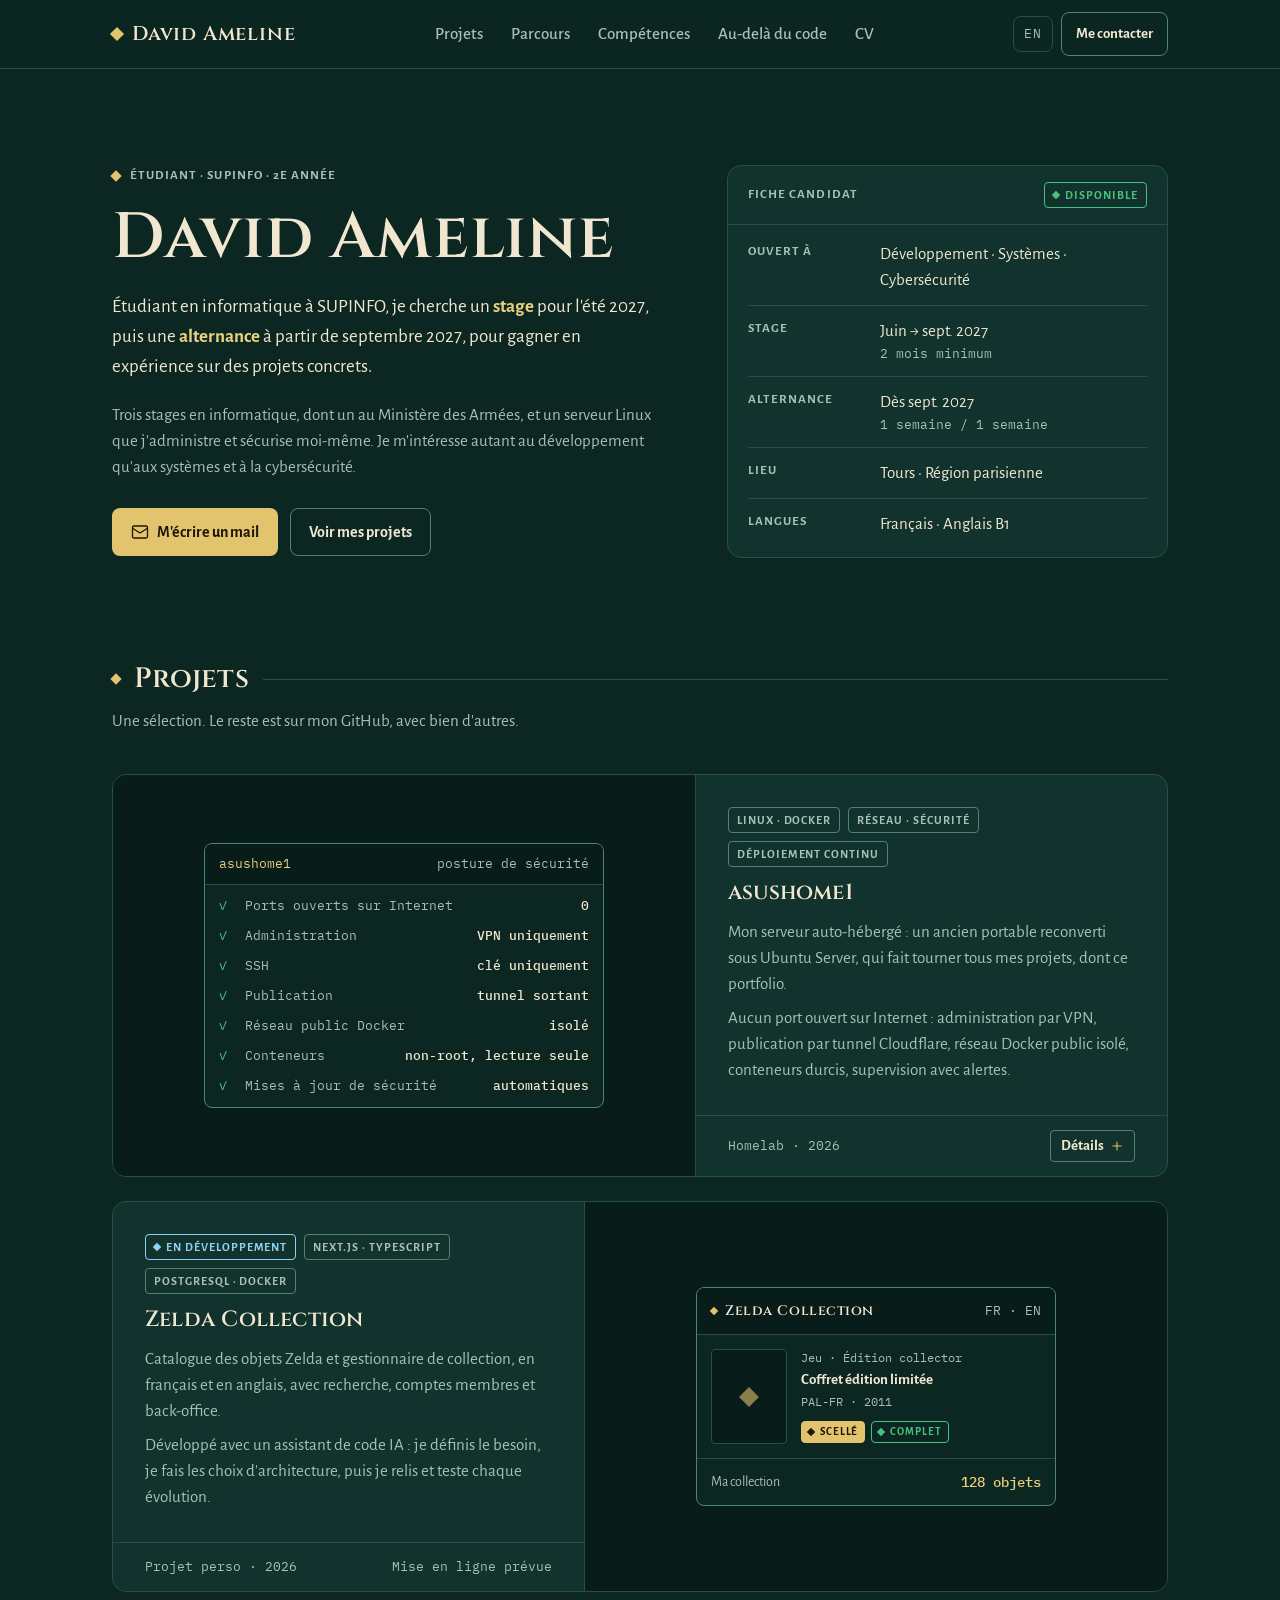
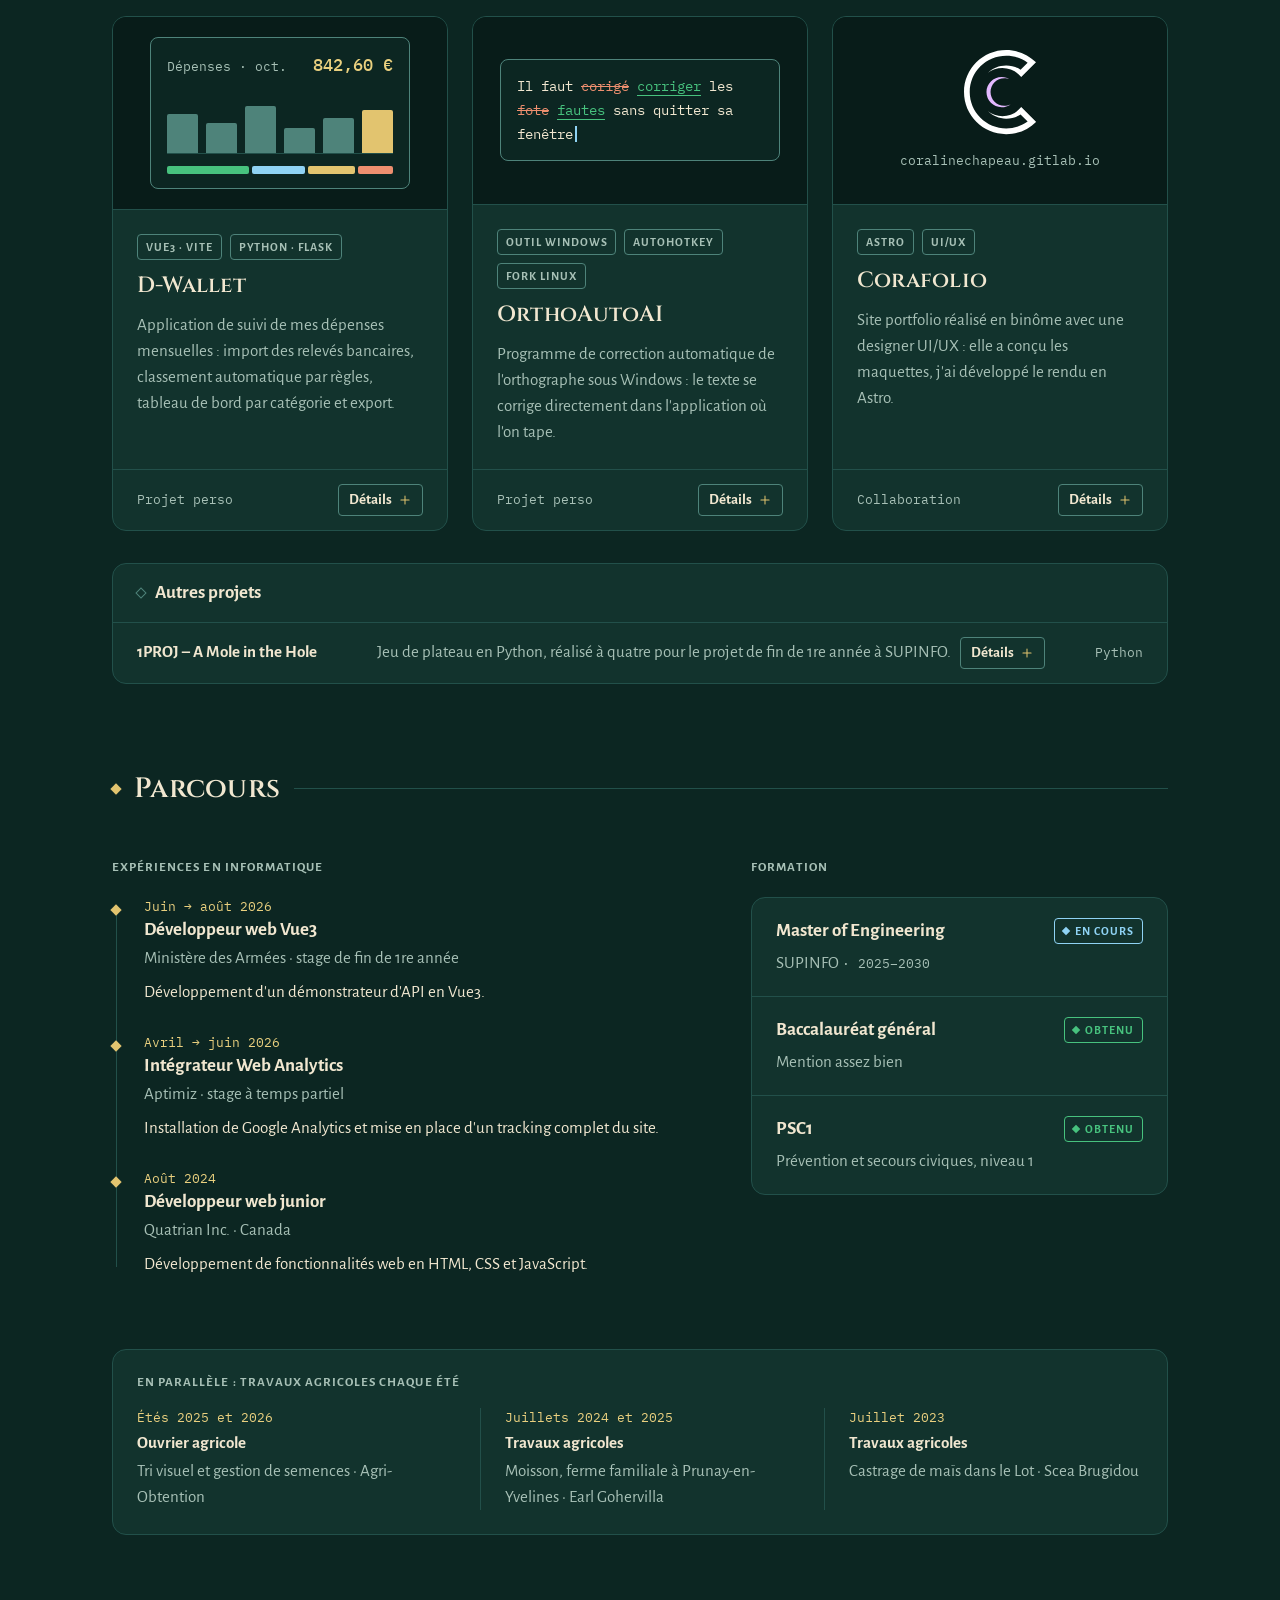
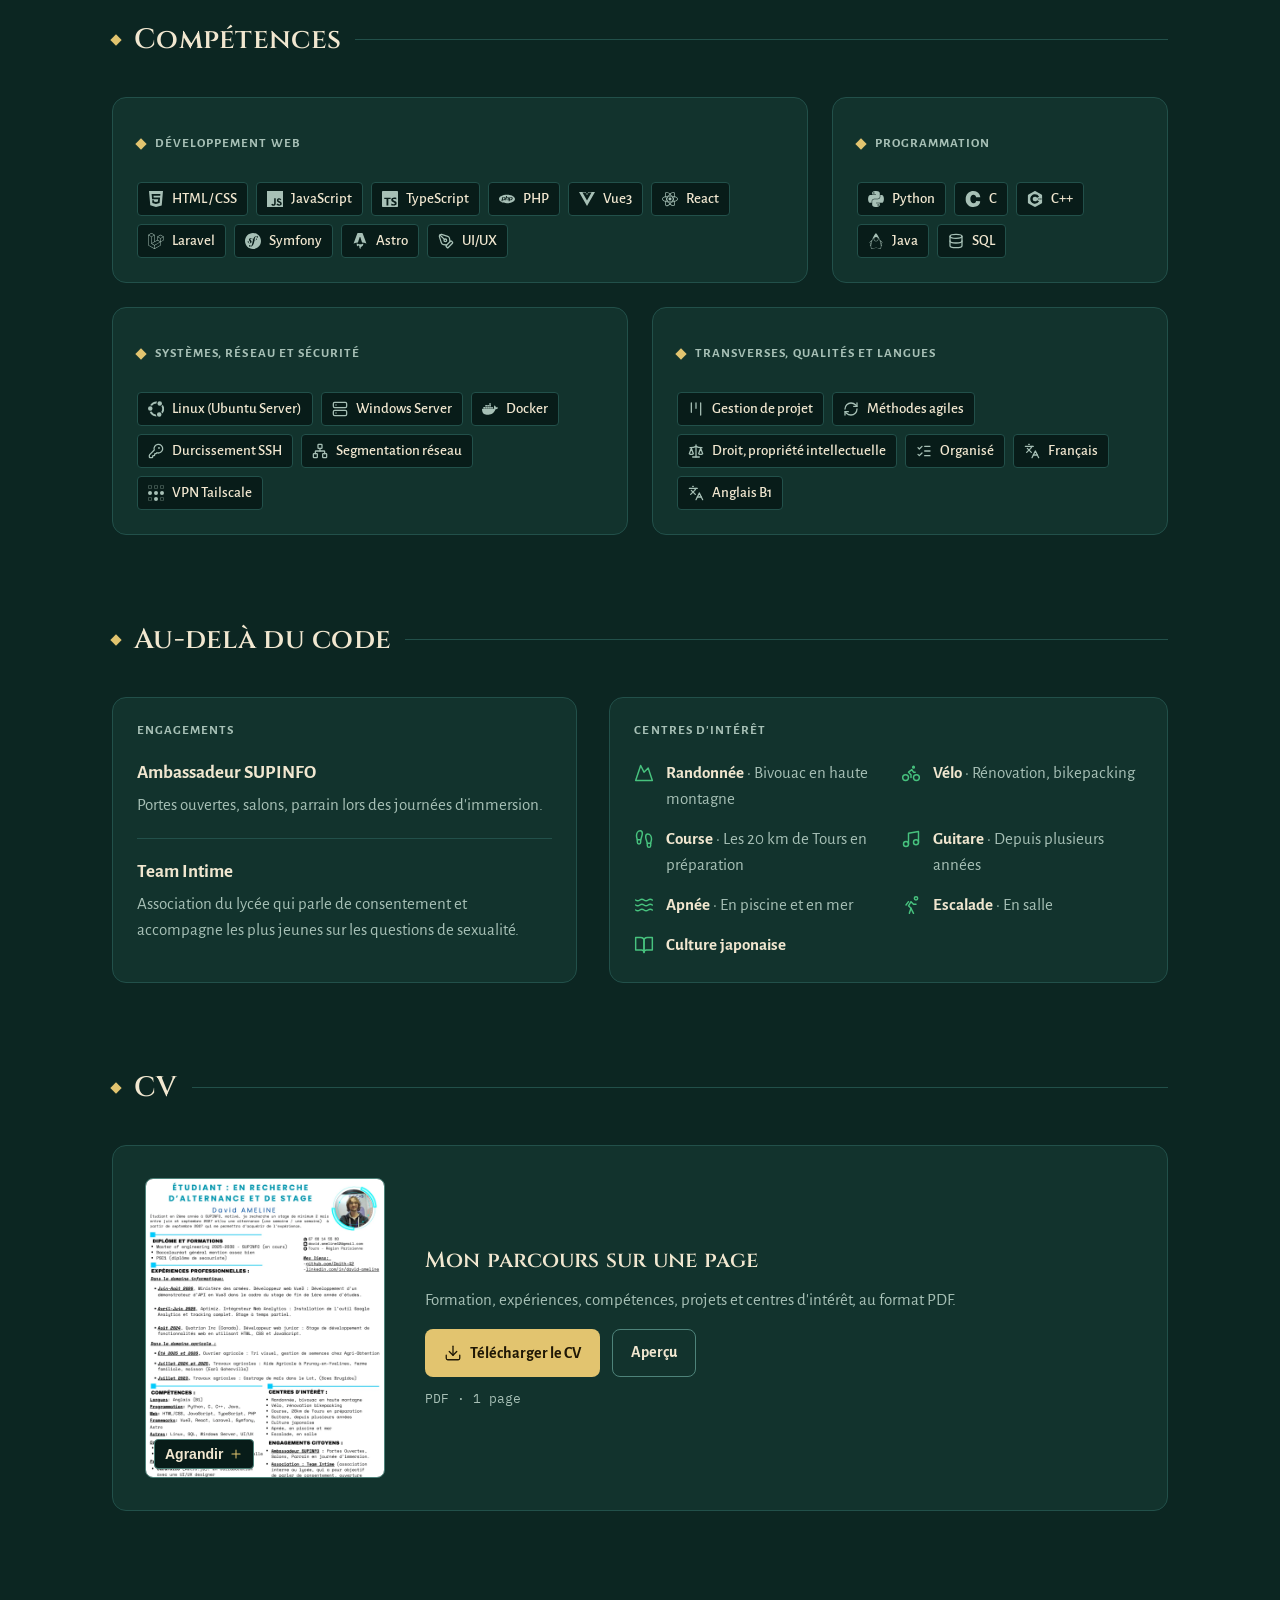
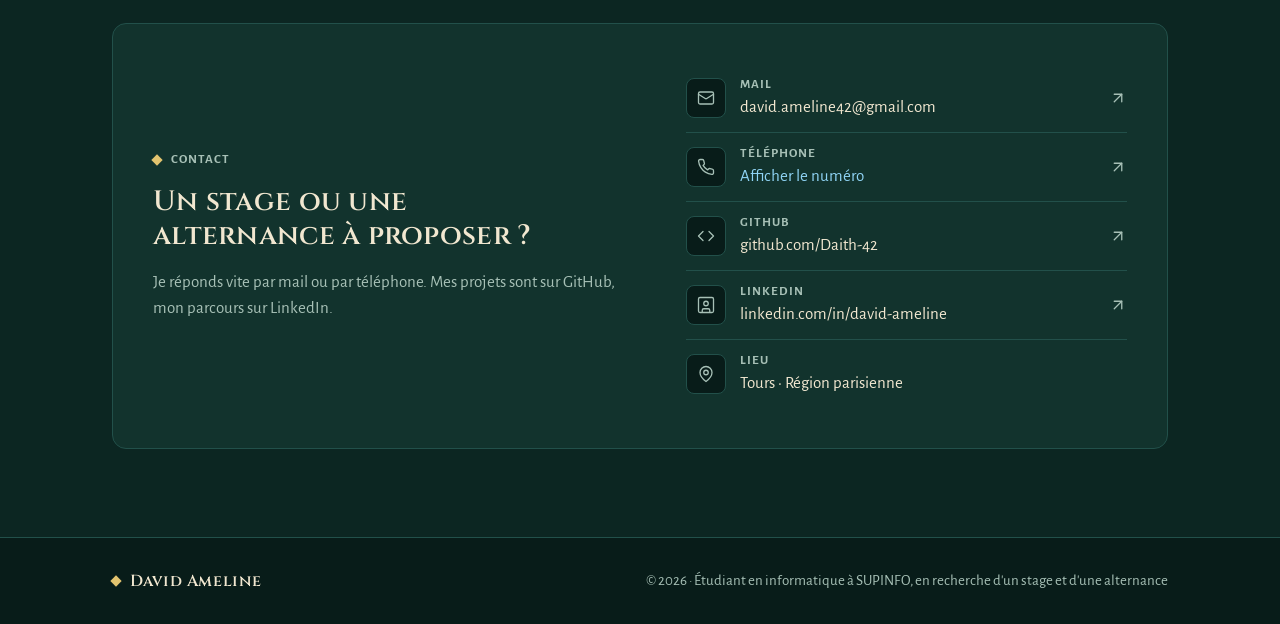
<file: index.html>
<!doctype html>
<html lang="fr">
<head>
  <meta charset="utf-8">
  <meta name="viewport" content="width=device-width, initial-scale=1">
  <title>David Ameline · Stage et alternance en informatique 2027</title>
  <meta name="description" content="Portfolio de David Ameline, étudiant en informatique à SUPINFO : développement, systèmes et sécurité. Cherche un stage (juin à sept. 2027) puis une alternance.">
  <meta name="author" content="David Ameline">
  <meta name="robots" content="index, follow, max-image-preview:large">
  <link rel="canonical" href="https://david-ameline.daith42.fr/">
  <link rel="alternate" hreflang="fr" href="https://david-ameline.daith42.fr/">
  <link rel="alternate" hreflang="en" href="https://david-ameline.daith42.fr/en/">
  <link rel="alternate" hreflang="x-default" href="https://david-ameline.daith42.fr/">
  <meta name="theme-color" content="#0c2622">

  <!-- Partage (Open Graph, LinkedIn, X) -->
  <meta property="og:type" content="profile">
  <meta property="og:site_name" content="David Ameline">
  <meta property="og:locale" content="fr_FR">
  <meta property="og:locale:alternate" content="en_GB">
  <meta property="og:url" content="https://david-ameline.daith42.fr/">
  <meta property="og:title" content="David Ameline · Stage et alternance en informatique 2027">
  <meta property="og:description" content="Étudiant en informatique à SUPINFO, en recherche d'un stage (juin à septembre 2027) puis d'une alternance (1 semaine / 1 semaine). Développement, systèmes, cybersécurité.">
  <meta property="og:image" content="https://david-ameline.daith42.fr/og-image.png?v=638cd52b">
  <meta property="og:image:type" content="image/png">
  <meta property="og:image:width" content="1200">
  <meta property="og:image:height" content="630">
  <meta property="og:image:alt" content="David Ameline, étudiant en informatique en recherche d'un stage et d'une alternance dès 2027">
  <meta property="profile:first_name" content="David">
  <meta property="profile:last_name" content="Ameline">
  <meta name="twitter:card" content="summary_large_image">
  <meta name="twitter:title" content="David Ameline · Stage et alternance en informatique 2027">
  <meta name="twitter:description" content="Étudiant en informatique à SUPINFO, en recherche d'un stage puis d'une alternance dès 2027. Développement, systèmes, cybersécurité.">
  <meta name="twitter:image" content="https://david-ameline.daith42.fr/og-image.png?v=638cd52b">
  <meta name="twitter:image:alt" content="David Ameline, étudiant en informatique en recherche d'un stage et d'une alternance dès 2027">

  <!-- Icônes -->
  <link rel="icon" href="/favicon.ico" sizes="48x48">
  <link rel="icon" href="/favicon.svg" type="image/svg+xml">
  <link rel="apple-touch-icon" href="/apple-touch-icon.png">
  <link rel="manifest" href="/site.webmanifest">

  <!-- Données structurées : page de profil d'une personne -->
  <script type="application/ld+json">
  {
    "@context": "https://schema.org",
    "@type": "ProfilePage",
    "@id": "https://david-ameline.daith42.fr/#page",
    "url": "https://david-ameline.daith42.fr/",
    "name": "David Ameline · Stage et alternance en informatique 2027",
    "inLanguage": "fr-FR",
    "dateModified": "2026-11-17",
    "mainEntity": {
      "@type": "Person",
      "@id": "https://david-ameline.daith42.fr/#david",
      "name": "David Ameline",
      "givenName": "David",
      "familyName": "Ameline",
      "url": "https://david-ameline.daith42.fr/",
      "image": "https://david-ameline.daith42.fr/og-image.png",
      "jobTitle": "Étudiant en informatique",
      "description": "Étudiant en 2e année d'informatique à SUPINFO, en recherche d'un stage de juin à septembre 2027 puis d'une alternance (1 semaine / 1 semaine) à partir de septembre 2027. Intéressé par le développement, l'administration système et la cybersécurité.",
      "email": "mailto:david.ameline42@gmail.com",
      "address": { "@type": "PostalAddress", "addressLocality": "Tours", "addressCountry": "FR" },
      "affiliation": { "@type": "CollegeOrUniversity", "name": "SUPINFO", "url": "https://www.supinfo.com/" },
      "knowsLanguage": ["fr", "en"],
      "knowsAbout": ["Développement web", "Vue.js", "React", "Laravel", "PHP", "TypeScript", "Python", "C", "Java", "SQL", "Linux", "Administration système", "Docker", "Réseau", "Sécurité des systèmes"],
      "sameAs": ["https://github.com/Daith-42", "https://www.linkedin.com/in/david-ameline"]
    }
  }
  </script>

  <link rel="preconnect" href="https://fonts.googleapis.com">
  <link rel="preconnect" href="https://fonts.gstatic.com" crossorigin>
  <link href="https://fonts.googleapis.com/css2?family=Alegreya+Sans:wght@400;500;700&family=Cinzel:wght@600&family=IBM+Plex+Mono:wght@400;500&display=swap" rel="stylesheet">
  <link rel="stylesheet" href="styles.css?v=439ff1ca">
</head>
<body>
  <a class="skip" href="#contenu">Aller au contenu</a>

  <!-- Icônes (tracé Lucide, 1,75px) -->
  <svg width="0" height="0" style="position:absolute" aria-hidden="true">
    <defs>
      <symbol id="i-mail" viewBox="0 0 24 24" fill="none" stroke="currentColor" stroke-width="1.75" stroke-linecap="round" stroke-linejoin="round"><rect x="2" y="4" width="20" height="16" rx="2"/><path d="m22 7-8.97 5.7a1.94 1.94 0 0 1-2.06 0L2 7"/></symbol>
      <symbol id="i-phone" viewBox="0 0 24 24" fill="none" stroke="currentColor" stroke-width="1.75" stroke-linecap="round" stroke-linejoin="round"><path d="M22 16.92v3a2 2 0 0 1-2.18 2 19.79 19.79 0 0 1-8.63-3.07 19.5 19.5 0 0 1-6-6 19.79 19.79 0 0 1-3.07-8.67A2 2 0 0 1 4.11 2h3a2 2 0 0 1 2 1.72 12.84 12.84 0 0 0 .7 2.81 2 2 0 0 1-.45 2.11L8.09 9.91a16 16 0 0 0 6 6l1.27-1.27a2 2 0 0 1 2.11-.45 12.84 12.84 0 0 0 2.81.7A2 2 0 0 1 22 16.92z"/></symbol>
      <symbol id="i-pin" viewBox="0 0 24 24" fill="none" stroke="currentColor" stroke-width="1.75" stroke-linecap="round" stroke-linejoin="round"><path d="M20 10c0 6-8 12-8 12s-8-6-8-12a8 8 0 0 1 16 0Z"/><circle cx="12" cy="10" r="3"/></symbol>
      <symbol id="i-code" viewBox="0 0 24 24" fill="none" stroke="currentColor" stroke-width="1.75" stroke-linecap="round" stroke-linejoin="round"><path d="m16 18 6-6-6-6"/><path d="m8 6-6 6 6 6"/></symbol>
      <symbol id="i-user" viewBox="0 0 24 24" fill="none" stroke="currentColor" stroke-width="1.75" stroke-linecap="round" stroke-linejoin="round"><rect x="2" y="2" width="20" height="20" rx="2"/><circle cx="12" cy="10" r="3"/><path d="M7 21v-2a2 2 0 0 1 2-2h6a2 2 0 0 1 2 2v2"/></symbol>
      <symbol id="i-arrow" viewBox="0 0 24 24" fill="none" stroke="currentColor" stroke-width="1.75" stroke-linecap="round" stroke-linejoin="round"><path d="M7 17 17 7"/><path d="M7 7h10v10"/></symbol>
      <symbol id="i-plus" viewBox="0 0 24 24" fill="none" stroke="currentColor" stroke-width="1.75" stroke-linecap="round" stroke-linejoin="round"><path d="M5 12h14"/><path d="M12 5v14"/></symbol>
      <symbol id="i-download" viewBox="0 0 24 24" fill="none" stroke="currentColor" stroke-width="1.75" stroke-linecap="round" stroke-linejoin="round"><path d="M21 15v4a2 2 0 0 1-2 2H5a2 2 0 0 1-2-2v-4"/><path d="m7 10 5 5 5-5"/><path d="M12 15V3"/></symbol>
      <symbol id="i-mountain" viewBox="0 0 24 24" fill="none" stroke="currentColor" stroke-width="1.75" stroke-linecap="round" stroke-linejoin="round"><path d="m8 3 4 8 5-5 5 15H2L8 3z"/></symbol>
      <symbol id="i-bike" viewBox="0 0 24 24" fill="none" stroke="currentColor" stroke-width="1.75" stroke-linecap="round" stroke-linejoin="round"><circle cx="18.5" cy="17.5" r="3.5"/><circle cx="5.5" cy="17.5" r="3.5"/><circle cx="15" cy="5" r="1"/><path d="M12 17.5V14l-3-3 4-3 2 3h2"/></symbol>
      <symbol id="i-run" viewBox="0 0 24 24" fill="none" stroke="currentColor" stroke-width="1.75" stroke-linecap="round" stroke-linejoin="round"><path d="M4 16v-2.38C4 11.5 2.97 10.5 3 8c.03-2.72 1.49-6 4.5-6C9.37 2 10 3.8 10 5.5c0 3.11-2 5.66-2 8.68V16a2 2 0 1 1-4 0Z"/><path d="M20 20v-2.38c0-2.12 1.03-3.12 1-5.62-.03-2.72-1.49-6-4.5-6C14.63 6 14 7.8 14 9.5c0 3.11 2 5.66 2 8.68V20a2 2 0 1 0 4 0Z"/><path d="M16 17h4"/><path d="M4 13h4"/></symbol>
      <symbol id="i-music" viewBox="0 0 24 24" fill="none" stroke="currentColor" stroke-width="1.75" stroke-linecap="round" stroke-linejoin="round"><path d="M9 18V5l12-2v13"/><circle cx="6" cy="18" r="3"/><circle cx="18" cy="16" r="3"/></symbol>
      <symbol id="i-book" viewBox="0 0 24 24" fill="none" stroke="currentColor" stroke-width="1.75" stroke-linecap="round" stroke-linejoin="round"><path d="M2 3h6a4 4 0 0 1 4 4v14a3 3 0 0 0-3-3H2z"/><path d="M22 3h-6a4 4 0 0 0-4 4v14a3 3 0 0 1 3-3h7z"/></symbol>
      <symbol id="i-waves" viewBox="0 0 24 24" fill="none" stroke="currentColor" stroke-width="1.75" stroke-linecap="round" stroke-linejoin="round"><path d="M2 6c.6.5 1.2 1 2.5 1C7 7 7 5 9.5 5c2.6 0 2.4 2 5 2 2.5 0 2.5-2 5-2 1.3 0 1.9.5 2.5 1"/><path d="M2 12c.6.5 1.2 1 2.5 1 2.5 0 2.5-2 5-2 2.6 0 2.4 2 5 2 2.5 0 2.5-2 5-2 1.3 0 1.9.5 2.5 1"/><path d="M2 18c.6.5 1.2 1 2.5 1 2.5 0 2.5-2 5-2 2.6 0 2.4 2 5 2 2.5 0 2.5-2 5-2 1.3 0 1.9.5 2.5 1"/></symbol>
      <symbol id="i-climb" viewBox="0 0 24 24" fill="none" stroke="currentColor" stroke-width="1.75" stroke-linecap="round" stroke-linejoin="round"><path d="M18 6a2 2 0 1 0 0-4 2 2 0 0 0 0 4"/><path d="m10 22 2-6-3-3 3-5 3 3h3"/><path d="M6 12 9 8"/><path d="m15 22-3-6"/></symbol>
      <!-- Pictogrammes des compétences : Simple Icons (CC0) et Lucide (ISC) -->
      <symbol id="sk-html" viewBox="0 0 24 24"><path fill="currentColor" d="M1.5 0h21l-1.91 21.563L11.977 24l-8.564-2.438L1.5 0zm7.031 9.75l-.232-2.718 10.059.003.23-2.622L5.412 4.41l.698 8.01h9.126l-.326 3.426-2.91.804-2.955-.81-.188-2.11H6.248l.33 4.171L12 19.351l5.379-1.443.744-8.157H8.531z"/></symbol>
      <symbol id="sk-js" viewBox="0 0 24 24"><path fill="currentColor" d="M0 0h24v24H0V0zm22.034 18.276c-.175-1.095-.888-2.015-3.003-2.873-.736-.345-1.554-.585-1.797-1.14-.091-.33-.105-.51-.046-.705.15-.646.915-.84 1.515-.66.39.12.75.42.976.9 1.034-.676 1.034-.676 1.755-1.125-.27-.42-.404-.601-.586-.78-.63-.705-1.469-1.065-2.834-1.034l-.705.089c-.676.165-1.32.525-1.71 1.005-1.14 1.291-.811 3.541.569 4.471 1.365 1.02 3.361 1.244 3.616 2.205.24 1.17-.87 1.545-1.966 1.41-.811-.18-1.26-.586-1.755-1.336l-1.83 1.051c.21.48.45.689.81 1.109 1.74 1.756 6.09 1.666 6.871-1.004.029-.09.24-.705.074-1.65l.046.067zm-8.983-7.245h-2.248c0 1.938-.009 3.864-.009 5.805 0 1.232.063 2.363-.138 2.711-.33.689-1.18.601-1.566.48-.396-.196-.597-.466-.83-.855-.063-.105-.11-.196-.127-.196l-1.825 1.125c.305.63.75 1.172 1.324 1.517.855.51 2.004.675 3.207.405.783-.226 1.458-.691 1.811-1.411.51-.93.402-2.07.397-3.346.012-2.054 0-4.109 0-6.179l.004-.056z"/></symbol>
      <symbol id="sk-ts" viewBox="0 0 24 24"><path fill="currentColor" d="M1.125 0C.502 0 0 .502 0 1.125v21.75C0 23.498.502 24 1.125 24h21.75c.623 0 1.125-.502 1.125-1.125V1.125C24 .502 23.498 0 22.875 0zm17.363 9.75c.612 0 1.154.037 1.627.111a6.38 6.38 0 0 1 1.306.34v2.458a3.95 3.95 0 0 0-.643-.361 5.093 5.093 0 0 0-.717-.26 5.453 5.453 0 0 0-1.426-.2c-.3 0-.573.028-.819.086a2.1 2.1 0 0 0-.623.242c-.17.104-.3.229-.393.374a.888.888 0 0 0-.14.49c0 .196.053.373.156.529.104.156.252.304.443.444s.423.276.696.41c.273.135.582.274.926.416.47.197.892.407 1.266.628.374.222.695.473.963.753.268.279.472.598.614.957.142.359.214.776.214 1.253 0 .657-.125 1.21-.373 1.656a3.033 3.033 0 0 1-1.012 1.085 4.38 4.38 0 0 1-1.487.596c-.566.12-1.163.18-1.79.18a9.916 9.916 0 0 1-1.84-.164 5.544 5.544 0 0 1-1.512-.493v-2.63a5.033 5.033 0 0 0 3.237 1.2c.333 0 .624-.03.872-.09.249-.06.456-.144.623-.25.166-.108.29-.234.373-.38a1.023 1.023 0 0 0-.074-1.089 2.12 2.12 0 0 0-.537-.5 5.597 5.597 0 0 0-.807-.444 27.72 27.72 0 0 0-1.007-.436c-.918-.383-1.602-.852-2.053-1.405-.45-.553-.676-1.222-.676-2.005 0-.614.123-1.141.369-1.582.246-.441.58-.804 1.004-1.089a4.494 4.494 0 0 1 1.47-.629 7.536 7.536 0 0 1 1.77-.201zm-15.113.188h9.563v2.166H9.506v9.646H6.789v-9.646H3.375z"/></symbol>
      <symbol id="sk-php" viewBox="0 0 24 24"><path fill="currentColor" d="M7.01 10.207h-.944l-.515 2.648h.838c.556 0 .97-.105 1.242-.314.272-.21.455-.559.55-1.049.092-.47.05-.802-.124-.995-.175-.193-.523-.29-1.047-.29zM12 5.688C5.373 5.688 0 8.514 0 12s5.373 6.313 12 6.313S24 15.486 24 12c0-3.486-5.373-6.312-12-6.312zm-3.26 7.451c-.261.25-.575.438-.917.551-.336.108-.765.164-1.285.164H5.357l-.327 1.681H3.652l1.23-6.326h2.65c.797 0 1.378.209 1.744.628.366.418.476 1.002.33 1.752a2.836 2.836 0 0 1-.305.847c-.143.255-.33.49-.561.703zm4.024.715l.543-2.799c.063-.318.039-.536-.068-.651-.107-.116-.336-.174-.687-.174H11.46l-.704 3.625H9.388l1.23-6.327h1.367l-.327 1.682h1.218c.767 0 1.295.134 1.586.401s.378.7.263 1.299l-.572 2.944h-1.389zm7.597-2.265a2.782 2.782 0 0 1-.305.847c-.143.255-.33.49-.561.703a2.44 2.44 0 0 1-.917.551c-.336.108-.765.164-1.286.164h-1.18l-.327 1.682h-1.378l1.23-6.326h2.649c.797 0 1.378.209 1.744.628.366.417.477 1.001.331 1.751zM17.766 10.207h-.943l-.516 2.648h.838c.557 0 .971-.105 1.242-.314.272-.21.455-.559.551-1.049.092-.47.049-.802-.125-.995s-.524-.29-1.047-.29z"/></symbol>
      <symbol id="sk-vue" viewBox="0 0 24 24"><path fill="currentColor" d="M24,1.61H14.06L12,5.16,9.94,1.61H0L12,22.39ZM12,14.08,5.16,2.23H9.59L12,6.41l2.41-4.18h4.43Z"/></symbol>
      <symbol id="sk-react" viewBox="0 0 24 24"><path fill="currentColor" d="M14.23 12.004a2.236 2.236 0 0 1-2.235 2.236 2.236 2.236 0 0 1-2.236-2.236 2.236 2.236 0 0 1 2.235-2.236 2.236 2.236 0 0 1 2.236 2.236zm2.648-10.69c-1.346 0-3.107.96-4.888 2.622-1.78-1.653-3.542-2.602-4.887-2.602-.41 0-.783.093-1.106.278-1.375.793-1.683 3.264-.973 6.365C1.98 8.917 0 10.42 0 12.004c0 1.59 1.99 3.097 5.043 4.03-.704 3.113-.39 5.588.988 6.38.32.187.69.275 1.102.275 1.345 0 3.107-.96 4.888-2.624 1.78 1.654 3.542 2.603 4.887 2.603.41 0 .783-.09 1.106-.275 1.374-.792 1.683-3.263.973-6.365C22.02 15.096 24 13.59 24 12.004c0-1.59-1.99-3.097-5.043-4.032.704-3.11.39-5.587-.988-6.38-.318-.184-.688-.277-1.092-.278zm-.005 1.09v.006c.225 0 .406.044.558.127.666.382.955 1.835.73 3.704-.054.46-.142.945-.25 1.44-.96-.236-2.006-.417-3.107-.534-.66-.905-1.345-1.727-2.035-2.447 1.592-1.48 3.087-2.292 4.105-2.295zm-9.77.02c1.012 0 2.514.808 4.11 2.28-.686.72-1.37 1.537-2.02 2.442-1.107.117-2.154.298-3.113.538-.112-.49-.195-.964-.254-1.42-.23-1.868.054-3.32.714-3.707.19-.09.4-.127.563-.132zm4.882 3.05c.455.468.91.992 1.36 1.564-.44-.02-.89-.034-1.345-.034-.46 0-.915.01-1.36.034.44-.572.895-1.096 1.345-1.565zM12 8.1c.74 0 1.477.034 2.202.093.406.582.802 1.203 1.183 1.86.372.64.71 1.29 1.018 1.946-.308.655-.646 1.31-1.013 1.95-.38.66-.773 1.288-1.18 1.87-.728.063-1.466.098-2.21.098-.74 0-1.477-.035-2.202-.093-.406-.582-.802-1.204-1.183-1.86-.372-.64-.71-1.29-1.018-1.946.303-.657.646-1.313 1.013-1.954.38-.66.773-1.286 1.18-1.868.728-.064 1.466-.098 2.21-.098zm-3.635.254c-.24.377-.48.763-.704 1.16-.225.39-.435.782-.635 1.174-.265-.656-.49-1.31-.676-1.947.64-.15 1.315-.283 2.015-.386zm7.26 0c.695.103 1.365.23 2.006.387-.18.632-.405 1.282-.66 1.933-.2-.39-.41-.783-.64-1.174-.225-.392-.465-.774-.705-1.146zm3.063.675c.484.15.944.317 1.375.498 1.732.74 2.852 1.708 2.852 2.476-.005.768-1.125 1.74-2.857 2.475-.42.18-.88.342-1.355.493-.28-.958-.646-1.956-1.1-2.98.45-1.017.81-2.01 1.085-2.964zm-13.395.004c.278.96.645 1.957 1.1 2.98-.45 1.017-.812 2.01-1.086 2.964-.484-.15-.944-.318-1.37-.5-1.732-.737-2.852-1.706-2.852-2.474 0-.768 1.12-1.742 2.852-2.476.42-.18.88-.342 1.356-.494zm11.678 4.28c.265.657.49 1.312.676 1.948-.64.157-1.316.29-2.016.39.24-.375.48-.762.705-1.158.225-.39.435-.788.636-1.18zm-9.945.02c.2.392.41.783.64 1.175.23.39.465.772.705 1.143-.695-.102-1.365-.23-2.006-.386.18-.63.406-1.282.66-1.933zM17.92 16.32c.112.493.2.968.254 1.423.23 1.868-.054 3.32-.714 3.708-.147.09-.338.128-.563.128-1.012 0-2.514-.807-4.11-2.28.686-.72 1.37-1.536 2.02-2.44 1.107-.118 2.154-.3 3.113-.54zm-11.83.01c.96.234 2.006.415 3.107.532.66.905 1.345 1.727 2.035 2.446-1.595 1.483-3.092 2.295-4.11 2.295-.22-.005-.406-.05-.553-.132-.666-.38-.955-1.834-.73-3.703.054-.46.142-.944.25-1.438zm4.56.64c.44.02.89.034 1.345.034.46 0 .915-.01 1.36-.034-.44.572-.895 1.095-1.345 1.565-.455-.47-.91-.993-1.36-1.565z"/></symbol>
      <symbol id="sk-laravel" viewBox="0 0 24 24"><path fill="currentColor" d="M23.642 5.43a.364.364 0 01.014.1v5.149c0 .135-.073.26-.189.326l-4.323 2.49v4.934a.378.378 0 01-.188.326L9.93 23.949a.316.316 0 01-.066.027c-.008.002-.016.008-.024.01a.348.348 0 01-.192 0c-.011-.002-.02-.008-.03-.012-.02-.008-.042-.014-.062-.025L.533 18.755a.376.376 0 01-.189-.326V2.974c0-.033.005-.066.014-.098.003-.012.01-.02.014-.032a.369.369 0 01.023-.058c.004-.013.015-.022.023-.033l.033-.045c.012-.01.025-.018.037-.027.014-.012.027-.024.041-.034H.53L5.043.05a.375.375 0 01.375 0L9.93 2.647h.002c.015.01.027.021.04.033l.038.027c.013.014.02.03.033.045.008.011.02.021.025.033.01.02.017.038.024.058.003.011.01.021.013.032.01.031.014.064.014.098v9.652l3.76-2.164V5.527c0-.033.004-.066.013-.098.003-.01.01-.02.013-.032a.487.487 0 01.024-.059c.007-.012.018-.02.025-.033.012-.015.021-.03.033-.043.012-.012.025-.02.037-.028.014-.01.026-.023.041-.032h.001l4.513-2.598a.375.375 0 01.375 0l4.513 2.598c.016.01.027.021.042.031.012.01.025.018.036.028.013.014.022.03.034.044.008.012.019.021.024.033.011.02.018.04.024.06.006.01.012.021.015.032zm-.74 5.032V6.179l-1.578.908-2.182 1.256v4.283zm-4.51 7.75v-4.287l-2.147 1.225-6.126 3.498v4.325zM1.093 3.624v14.588l8.273 4.761v-4.325l-4.322-2.445-.002-.003H5.04c-.014-.01-.025-.021-.04-.031-.011-.01-.024-.018-.035-.027l-.001-.002c-.013-.012-.021-.025-.031-.04-.01-.011-.021-.022-.028-.036h-.002c-.008-.014-.013-.031-.02-.047-.006-.016-.014-.027-.018-.043a.49.49 0 01-.008-.057c-.002-.014-.006-.027-.006-.041V5.789l-2.18-1.257zM5.23.81L1.47 2.974l3.76 2.164 3.758-2.164zm1.956 13.505l2.182-1.256V3.624l-1.58.91-2.182 1.255v9.435zm11.581-10.95l-3.76 2.163 3.76 2.163 3.759-2.164zm-.376 4.978L16.21 7.087 14.63 6.18v4.283l2.182 1.256 1.58.908zm-8.65 9.654l5.514-3.148 2.756-1.572-3.757-2.163-4.323 2.489-3.941 2.27z"/></symbol>
      <symbol id="sk-symfony" viewBox="0 0 24 24"><path fill="currentColor" d="M24 12c0 6.628-5.372 12-12 12S0 18.628 0 12 5.372 0 12 0s12 5.372 12 12zm-6.753-7.561c-1.22.042-2.283.715-3.075 1.644-.878 1.02-1.461 2.229-1.881 3.461-.753-.614-1.332-1.414-2.539-1.761-.966-.297-2.015-.105-2.813.514-.41.319-.71.757-.861 1.254-.36 1.176.381 2.225.719 2.6l.737.79c.15.154.519.56.339 1.138-.193.631-.951 1.037-1.732.799-.348-.106-.848-.366-.734-.73.045-.15.152-.263.21-.391.052-.11.077-.194.095-.242.141-.465-.053-1.07-.551-1.223-.465-.143-.939-.03-1.125.566-.209.68.117 1.913 1.86 2.449 2.04.628 3.765-.484 4.009-1.932.153-.907-.255-1.582-1.006-2.447l-.612-.677c-.371-.37-.497-1.002-.114-1.485.324-.409.785-.584 1.539-.379 1.103.3 1.594 1.063 2.412 1.68-.338 1.11-.56 2.223-.759 3.222l-.123.746c-.585 3.07-1.033 4.757-2.194 5.726-.234.166-.57.416-1.073.434-.266.005-.352-.176-.355-.257-.006-.184.15-.271.255-.353.154-.083.39-.224.372-.674-.016-.532-.456-.994-1.094-.973-.477.017-1.203.465-1.176 1.286.028.85.819 1.485 2.012 1.444.638-.021 2.062-.281 3.464-1.949 1.633-1.911 2.09-4.101 2.434-5.706l.383-2.116c.213.024.441.042.69.048 2.032.044 3.049-1.01 3.064-1.776.01-.464-.304-.921-.744-.91-.386.009-.718.278-.806.654-.094.428.646.813.068 1.189-.41.266-1.146.452-2.184.3l.188-1.042c.386-1.976.859-4.407 2.661-4.467.132-.007.612.006.623.323.003.105-.022.134-.147.375-.115.155-.174.345-.168.537.017.504.4.836.957.816.743-.023.955-.748.945-1.119-.032-.874-.952-1.424-2.17-1.386z"/></symbol>
      <symbol id="sk-astro" viewBox="0 0 24 24"><path fill="currentColor" d="M8.358 20.162c-1.186-1.07-1.532-3.316-1.038-4.944.856 1.026 2.043 1.352 3.272 1.535 1.897.283 3.76.177 5.522-.678.202-.098.388-.229.608-.36.166.473.209.95.151 1.437-.14 1.185-.738 2.1-1.688 2.794-.38.277-.782.525-1.175.787-1.205.804-1.531 1.747-1.078 3.119l.044.148a3.158 3.158 0 0 1-1.407-1.188 3.31 3.31 0 0 1-.544-1.815c-.004-.32-.004-.642-.048-.958-.106-.769-.472-1.113-1.161-1.133-.707-.02-1.267.411-1.415 1.09-.012.053-.028.104-.045.165h.002zm-5.961-4.445s3.24-1.575 6.49-1.575l2.451-7.565c.092-.366.36-.614.662-.614.302 0 .57.248.662.614l2.45 7.565c3.85 0 6.491 1.575 6.491 1.575L16.088.727C15.93.285 15.663 0 15.303 0H8.697c-.36 0-.615.285-.784.727l-5.516 14.99z"/></symbol>
      <symbol id="sk-uiux" viewBox="0 0 24 24"><g fill="none" stroke="currentColor" stroke-width="1.9" stroke-linecap="round" stroke-linejoin="round"><path d="m18 13-.654-4.736a4 4 0 00-2.756-3.266l-9.163-2.9a2 2 0 00-2.017.493l-.82.819a2 2 0 00-.492 2.017l2.9 9.163a4 4 0 003.266 2.756L13 18"/><path d="M18.648 12.352a1.205 1.205 0 011.704 0l1.296 1.296a1.205 1.205 0 010 1.704l-6.296 6.296a1.205 1.205 0 01-1.704 0l-1.296-1.296a1.205 1.205 0 010-1.704z"/><path d="m3 3 6.586 6.586"/><circle cx="11" cy="11" r="2"/></g></symbol>
      <symbol id="sk-python" viewBox="0 0 24 24"><path fill="currentColor" d="M11.858 0c-.978.005-1.913.088-2.736.234C6.7.662 6.26 1.558 6.26 3.21v2.182h5.725v.727H4.111c-1.664 0-3.121 1-3.577 2.903-.526 2.181-.549 3.542 0 5.82.407 1.694 1.379 2.902 3.043 2.902h1.969v-2.616c0-1.89 1.635-3.557 3.576-3.557h5.72c1.591 0 2.862-1.31 2.862-2.91v-5.45c0-1.553-1.309-2.718-2.863-2.977A18 18 0 0 0 11.858 0M8.762 1.755c.591 0 1.074.491 1.074 1.095 0 .601-.483 1.087-1.074 1.087A1.08 1.08 0 0 1 7.688 2.85c0-.604.48-1.095 1.074-1.095m9.656 4.364v2.543c0 1.971-1.671 3.63-3.577 3.63H9.122c-1.566 0-2.862 1.34-2.862 2.91v5.452c0 1.551 1.349 2.464 2.862 2.91 1.813.532 3.55.628 5.72 0 1.44-.418 2.862-1.258 2.862-2.91V18.47h-5.719v-.727h8.582c1.664 0 2.284-1.16 2.862-2.903.598-1.793.573-3.518 0-5.819-.41-1.656-1.196-2.903-2.862-2.903zm-3.216 13.807a1.08 1.08 0 0 1 1.074 1.088c0 .604-.48 1.094-1.074 1.094-.592 0-1.075-.49-1.075-1.094 0-.601.483-1.088 1.075-1.088"/></symbol>
      <symbol id="sk-c" viewBox="0 0 24 24"><path fill="currentColor" d="M16.5921 9.1962s-.354-3.298-3.627-3.39c-3.2741-.09-4.9552 2.474-4.9552 6.14 0 3.6651 1.858 6.5972 5.0451 6.5972 3.184 0 3.5381-3.665 3.5381-3.665l6.1041.365s.36 3.31-2.196 5.836c-2.552 2.5241-5.6901 2.9371-7.8762 2.9201-2.19-.017-5.2261.034-8.1602-2.97-2.938-3.0101-3.436-5.9302-3.436-8.8002 0-2.8701.556-6.6702 4.047-9.5502C7.444.72 9.849 0 12.254 0c10.0422 0 10.7172 9.2602 10.7172 9.2602z"/></symbol>
      <symbol id="sk-cpp" viewBox="0 0 24 24"><path fill="currentColor" d="M22.394 6c-.167-.29-.398-.543-.652-.69L12.926.22c-.509-.294-1.34-.294-1.848 0L2.26 5.31c-.508.293-.923 1.013-.923 1.6v10.18c0 .294.104.62.271.91.167.29.398.543.652.69l8.816 5.09c.508.293 1.34.293 1.848 0l8.816-5.09c.254-.147.485-.4.652-.69.167-.29.27-.616.27-.91V6.91c.003-.294-.1-.62-.268-.91zM12 19.11c-3.92 0-7.109-3.19-7.109-7.11 0-3.92 3.19-7.11 7.11-7.11a7.133 7.133 0 016.156 3.553l-3.076 1.78a3.567 3.567 0 00-3.08-1.78A3.56 3.56 0 008.444 12 3.56 3.56 0 0012 15.555a3.57 3.57 0 003.08-1.778l3.078 1.78A7.135 7.135 0 0112 19.11zm7.11-6.715h-.79v.79h-.79v-.79h-.79v-.79h.79v-.79h.79v.79h.79zm2.962 0h-.79v.79h-.79v-.79h-.79v-.79h.79v-.79h.79v.79h.79z"/></symbol>
      <symbol id="sk-java" viewBox="0 0 24 24"><path fill="currentColor" d="M11.915 0 11.7.215C9.515 2.4 7.47 6.39 6.046 10.483c-1.064 1.024-3.633 2.81-3.711 3.551-.093.87 1.746 2.611 1.55 3.235-.198.625-1.304 1.408-1.014 1.939.1.188.823.011 1.277-.491a13.389 13.389 0 0 0-.017 2.14c.076.906.27 1.668.643 2.232.372.563.956.911 1.667.911.397 0 .727-.114 1.024-.264.298-.149.571-.33.91-.5.68-.34 1.634-.666 3.53-.604 1.903.062 2.872.39 3.559.704.687.314 1.15.664 1.925.664.767 0 1.395-.336 1.807-.9.412-.563.631-1.33.72-2.24.06-.623.055-1.32 0-2.066.454.45 1.117.604 1.213.424.29-.53-.816-1.314-1.013-1.937-.198-.624 1.642-2.366 1.549-3.236-.08-.748-2.707-2.568-3.748-3.586C16.428 6.374 14.308 2.394 12.13.215zm.175 6.038a2.95 2.95 0 0 1 2.943 2.942 2.95 2.95 0 0 1-2.943 2.943A2.95 2.95 0 0 1 9.148 8.98a2.95 2.95 0 0 1 2.942-2.942zM8.685 7.983a3.515 3.515 0 0 0-.145.997c0 1.951 1.6 3.55 3.55 3.55 1.95 0 3.55-1.598 3.55-3.55 0-.329-.046-.648-.132-.951.334.095.64.208.915.336a42.699 42.699 0 0 1 2.042 5.829c.678 2.545 1.01 4.92.846 6.607-.082.844-.29 1.51-.606 1.94-.315.431-.713.651-1.315.651-.593 0-.932-.27-1.673-.61-.741-.338-1.825-.694-3.792-.758-1.974-.064-3.073.293-3.821.669-.375.188-.659.373-.911.5s-.466.2-.752.2c-.53 0-.876-.209-1.16-.64-.285-.43-.474-1.101-.545-1.948-.141-1.693.176-4.069.823-6.614a43.155 43.155 0 0 1 1.934-5.783c.348-.167.749-.31 1.192-.425zm-3.382 4.362a.216.216 0 0 1 .13.031c-.166.56-.323 1.116-.463 1.665a33.849 33.849 0 0 0-.547 2.555 3.9 3.9 0 0 0-.2-.39c-.58-1.012-.914-1.642-1.16-2.08.315-.24 1.679-1.755 2.24-1.781zm13.394.01c.562.027 1.926 1.543 2.24 1.783-.246.438-.58 1.068-1.16 2.08a4.428 4.428 0 0 0-.163.309 32.354 32.354 0 0 0-.562-2.49 40.579 40.579 0 0 0-.482-1.652.216.216 0 0 1 .127-.03z"/></symbol>
      <symbol id="sk-sql" viewBox="0 0 24 24"><g fill="none" stroke="currentColor" stroke-width="1.9" stroke-linecap="round" stroke-linejoin="round"><ellipse cx="12" cy="5" rx="9" ry="3"/><path d="M3 5V19A9 3 0 0 0 21 19V5"/><path d="M3 12A9 3 0 0 0 21 12"/></g></symbol>
      <symbol id="sk-ubuntu" viewBox="0 0 24 24"><path fill="currentColor" d="M17.61.455a3.41 3.41 0 0 0-3.41 3.41 3.41 3.41 0 0 0 3.41 3.41 3.41 3.41 0 0 0 3.41-3.41 3.41 3.41 0 0 0-3.41-3.41zM12.92.8C8.923.777 5.137 2.941 3.148 6.451a4.5 4.5 0 0 1 .26-.007 4.92 4.92 0 0 1 2.585.737A8.316 8.316 0 0 1 12.688 3.6 4.944 4.944 0 0 1 13.723.834 11.008 11.008 0 0 0 12.92.8zm9.226 4.994a4.915 4.915 0 0 1-1.918 2.246 8.36 8.36 0 0 1-.273 8.303 4.89 4.89 0 0 1 1.632 2.54 11.156 11.156 0 0 0 .559-13.089zM3.41 7.932A3.41 3.41 0 0 0 0 11.342a3.41 3.41 0 0 0 3.41 3.409 3.41 3.41 0 0 0 3.41-3.41 3.41 3.41 0 0 0-3.41-3.41zm2.027 7.866a4.908 4.908 0 0 1-2.915.358 11.1 11.1 0 0 0 7.991 6.698 11.234 11.234 0 0 0 2.422.249 4.879 4.879 0 0 1-.999-2.85 8.484 8.484 0 0 1-.836-.136 8.304 8.304 0 0 1-5.663-4.32zm11.405.928a3.41 3.41 0 0 0-3.41 3.41 3.41 3.41 0 0 0 3.41 3.41 3.41 3.41 0 0 0 3.41-3.41 3.41 3.41 0 0 0-3.41-3.41z"/></symbol>
      <symbol id="sk-server" viewBox="0 0 24 24"><g fill="none" stroke="currentColor" stroke-width="1.9" stroke-linecap="round" stroke-linejoin="round"><rect width="20" height="8" x="2" y="2" rx="2" ry="2"/><rect width="20" height="8" x="2" y="14" rx="2" ry="2"/><line x1="6" x2="6.01" y1="6" y2="6"/><line x1="6" x2="6.01" y1="18" y2="18"/></g></symbol>
      <symbol id="sk-docker" viewBox="0 0 24 24"><path fill="currentColor" d="M13.983 11.078h2.119a.186.186 0 00.186-.185V9.006a.186.186 0 00-.186-.186h-2.119a.185.185 0 00-.185.185v1.888c0 .102.083.185.185.185m-2.954-5.43h2.118a.186.186 0 00.186-.186V3.574a.186.186 0 00-.186-.185h-2.118a.185.185 0 00-.185.185v1.888c0 .102.082.185.185.185m0 2.716h2.118a.187.187 0 00.186-.186V6.29a.186.186 0 00-.186-.185h-2.118a.185.185 0 00-.185.185v1.887c0 .102.082.185.185.186m-2.93 0h2.12a.186.186 0 00.184-.186V6.29a.185.185 0 00-.185-.185H8.1a.185.185 0 00-.185.185v1.887c0 .102.083.185.185.186m-2.964 0h2.119a.186.186 0 00.185-.186V6.29a.185.185 0 00-.185-.185H5.136a.186.186 0 00-.186.185v1.887c0 .102.084.185.186.186m5.893 2.715h2.118a.186.186 0 00.186-.185V9.006a.186.186 0 00-.186-.186h-2.118a.185.185 0 00-.185.185v1.888c0 .102.082.185.185.185m-2.93 0h2.12a.185.185 0 00.184-.185V9.006a.185.185 0 00-.184-.186h-2.12a.185.185 0 00-.184.185v1.888c0 .102.083.185.185.185m-2.964 0h2.119a.185.185 0 00.185-.185V9.006a.185.185 0 00-.184-.186h-2.12a.186.186 0 00-.186.186v1.887c0 .102.084.185.186.185m-2.92 0h2.12a.185.185 0 00.184-.185V9.006a.185.185 0 00-.184-.186h-2.12a.185.185 0 00-.184.185v1.888c0 .102.082.185.185.185M23.763 9.89c-.065-.051-.672-.51-1.954-.51-.338.001-.676.03-1.01.087-.248-1.7-1.653-2.53-1.716-2.566l-.344-.199-.226.327c-.284.438-.49.922-.612 1.43-.23.97-.09 1.882.403 2.661-.595.332-1.55.413-1.744.42H.751a.751.751 0 00-.75.748 11.376 11.376 0 00.692 4.062c.545 1.428 1.355 2.48 2.41 3.124 1.18.723 3.1 1.137 5.275 1.137.983.003 1.963-.086 2.93-.266a12.248 12.248 0 003.823-1.389c.98-.567 1.86-1.288 2.61-2.136 1.252-1.418 1.998-2.997 2.553-4.4h.221c1.372 0 2.215-.549 2.68-1.009.309-.293.55-.65.707-1.046l.098-.288Z"/></symbol>
      <symbol id="sk-ssh" viewBox="0 0 24 24"><g fill="none" stroke="currentColor" stroke-width="1.9" stroke-linecap="round" stroke-linejoin="round"><path d="M2.586 17.414A2 2 0 0 0 2 18.828V21a1 1 0 0 0 1 1h3a1 1 0 0 0 1-1v-1a1 1 0 0 1 1-1h1a1 1 0 0 0 1-1v-1a1 1 0 0 1 1-1h.172a2 2 0 0 0 1.414-.586l.814-.814a6.5 6.5 0 1 0-4-4z"/><circle cx="16.5" cy="7.5" r=".5"/></g></symbol>
      <symbol id="sk-network" viewBox="0 0 24 24"><g fill="none" stroke="currentColor" stroke-width="1.9" stroke-linecap="round" stroke-linejoin="round"><rect x="16" y="16" width="6" height="6" rx="1"/><rect x="2" y="16" width="6" height="6" rx="1"/><rect x="9" y="2" width="6" height="6" rx="1"/><path d="M5 16v-3a1 1 0 0 1 1-1h12a1 1 0 0 1 1 1v3"/><path d="M12 12V8"/></g></symbol>
      <symbol id="sk-tailscale" viewBox="0 0 24 24"><path fill="currentColor" d="M24 12a3 3 0 1 1-6 0 3 3 0 0 1 6 0zm-9 9a3 3 0 1 1-6 0 3 3 0 0 1 6 0zm0-9a3 3 0 1 1-6 0 3 3 0 0 1 6 0zm6-6a3 3 0 1 1 0-6 3 3 0 0 1 0 6zm0-.5a2.5 2.5 0 1 0 0-5 2.5 2.5 0 0 0 0 5zM3 24a3 3 0 1 1 0-6 3 3 0 0 1 0 6zm0-.5a2.5 2.5 0 1 0 0-5 2.5 2.5 0 0 0 0 5zm18 .5a3 3 0 1 1 0-6 3 3 0 0 1 0 6zm0-.5a2.5 2.5 0 1 0 0-5 2.5 2.5 0 0 0 0 5zM6 12a3 3 0 1 1-6 0 3 3 0 0 1 6 0zm9-9a3 3 0 1 1-6 0 3 3 0 0 1 6 0zm-3 2.5a2.5 2.5 0 1 0 0-5 2.5 2.5 0 0 0 0 5zM6 3a3 3 0 1 1-6 0 3 3 0 0 1 6 0zM3 5.5a2.5 2.5 0 1 0 0-5 2.5 2.5 0 0 0 0 5z"/></symbol>
      <symbol id="sk-project" viewBox="0 0 24 24"><g fill="none" stroke="currentColor" stroke-width="1.9" stroke-linecap="round" stroke-linejoin="round"><path d="M5 3v14"/><path d="M12 3v8"/><path d="M19 3v18"/></g></symbol>
      <symbol id="sk-agile" viewBox="0 0 24 24"><g fill="none" stroke="currentColor" stroke-width="1.9" stroke-linecap="round" stroke-linejoin="round"><path d="M3 12a9 9 0 0 1 9-9 9.75 9.75 0 0 1 6.74 2.74L21 8"/><path d="M21 3v5h-5"/><path d="M21 12a9 9 0 0 1-9 9 9.75 9.75 0 0 1-6.74-2.74L3 16"/><path d="M8 16H3v5"/></g></symbol>
      <symbol id="sk-law" viewBox="0 0 24 24"><g fill="none" stroke="currentColor" stroke-width="1.9" stroke-linecap="round" stroke-linejoin="round"><path d="M12 3v18"/><path d="m19 8 3 8a5 5 0 0 1-6 0zV7"/><path d="M3 7h1a17 17 0 0 0 8-2 17 17 0 0 0 8 2h1"/><path d="m5 8 3 8a5 5 0 0 1-6 0zV7"/><path d="M7 21h10"/></g></symbol>
      <symbol id="sk-organised" viewBox="0 0 24 24"><g fill="none" stroke="currentColor" stroke-width="1.9" stroke-linecap="round" stroke-linejoin="round"><path d="M13 5h8"/><path d="M13 12h8"/><path d="M13 19h8"/><path d="m3 17 2 2 4-4"/><path d="m3 7 2 2 4-4"/></g></symbol>
      <symbol id="sk-lang" viewBox="0 0 24 24"><g fill="none" stroke="currentColor" stroke-width="1.9" stroke-linecap="round" stroke-linejoin="round"><path d="m5 8 6 6"/><path d="m4 14 6-6 2-3"/><path d="M2 5h12"/><path d="M7 2h1"/><path d="m22 22-5-10-5 10"/><path d="M14 18h6"/></g></symbol>
    </defs>
  </svg>

  <header class="site-header">
    <div class="wrap">
      <a class="wordmark" href="#top"><span class="lozenge lozenge--lg"></span>David Ameline</a>
      <nav class="nav" id="nav" aria-label="Sections">
        <a href="#projets">Projets</a>
        <a href="#parcours">Parcours</a>
        <a href="#competences">Compétences</a>
        <a href="#au-dela">Au-delà du code</a>
        <a href="#cv">CV</a>
        <a class="nav-contact" href="#contact">Contact</a>
      </nav>
      <div class="header-actions">
        <a class="lang-switch" href="/en/" hreflang="en" lang="en" aria-label="English version">EN</a>
        <a class="btn btn--secondary btn--sm header-cta" href="#contact">Me contacter</a>
        <button class="menu-btn" type="button" aria-expanded="false" aria-controls="nav" aria-label="Ouvrir le menu" data-label-open="Ouvrir le menu" data-label-close="Fermer le menu">
          <svg viewBox="0 0 24 24" fill="none" stroke="currentColor" stroke-width="1.75" stroke-linecap="round" aria-hidden="true"><path d="M4 6h16"/><path d="M4 12h16"/><path d="M4 18h16"/></svg>
        </button>
      </div>
    </div>
  </header>

  <main id="contenu">
    <!-- Héros -->
    <section class="hero" id="top" aria-labelledby="hero-title">
      <div class="wrap">
        <div class="hero-text">
          <span class="eyebrow type-label"><span class="lozenge"></span>Étudiant · SUPINFO · 2e année</span>
          <h1 class="type-display" id="hero-title">David Ameline</h1>
          <p class="hero-lead">
            Étudiant en informatique à SUPINFO, je cherche un <strong>stage</strong> pour l'été 2027,
            puis une <strong>alternance</strong> à partir de septembre 2027, pour gagner en expérience sur des projets concrets.
          </p>
          <p class="muted">Trois stages en informatique, dont un au Ministère des Armées, et un serveur Linux que j'administre et sécurise moi-même. Je m'intéresse autant au développement qu'aux systèmes et à la cybersécurité.</p>
          <div class="hero-actions">
            <a class="btn btn--primary" href="mailto:david.ameline42@gmail.com"><svg aria-hidden="true"><use href="#i-mail"/></svg>M'écrire un mail</a>
            <a class="btn btn--secondary" href="#projets">Voir mes projets</a>
          </div>
        </div>

        <article class="card sheet" aria-label="Fiche de disponibilité">
          <div class="sheet-head">
            <span class="type-label muted">Fiche candidat</span>
            <span class="badge badge--forest"><span class="lozenge"></span>Disponible</span>
          </div>
          <dl>
            <div class="row">
              <dt class="type-label">Ouvert à</dt>
              <dd>Développement · Systèmes · Cybersécurité</dd>
            </div>
            <div class="row">
              <dt class="type-label">Stage</dt>
              <dd>Juin → sept. 2027<span class="type-code">2 mois minimum</span></dd>
            </div>
            <div class="row">
              <dt class="type-label">Alternance</dt>
              <dd>Dès sept. 2027<span class="type-code">1 semaine / 1 semaine</span></dd>
            </div>
            <div class="row">
              <dt class="type-label">Lieu</dt>
              <dd>Tours · Région parisienne</dd>
            </div>
            <div class="row">
              <dt class="type-label">Langues</dt>
              <dd>Français · Anglais B1</dd>
            </div>
          </dl>
        </article>
      </div>
    </section>

    <!-- Projets -->
    <section id="projets" aria-labelledby="projets-title">
      <div class="wrap">
        <div class="section-head">
          <h2 class="type-title section-title" id="projets-title"><span class="lozenge"></span>Projets</h2>
          <p class="muted">Une sélection. Le reste est sur mon GitHub, avec bien d'autres.</p>
        </div>

        <div class="projects" data-label-more="Afficher le projet" data-label-less="Masquer">
          <article class="card project project--featured">
            <div class="project-showcase" aria-hidden="true">
              <div class="posture">
                <div class="posture-head"><span>asushome1</span><span>posture de sécurité</span></div>
                <ul>
                  <li><span class="ok">✓</span><span>Ports ouverts sur Internet</span><b>0</b></li>
                  <li><span class="ok">✓</span><span>Administration</span><b>VPN uniquement</b></li>
                  <li><span class="ok">✓</span><span>SSH</span><b>clé uniquement</b></li>
                  <li><span class="ok">✓</span><span>Publication</span><b>tunnel sortant</b></li>
                  <li><span class="ok">✓</span><span>Réseau public Docker</span><b>isolé</b></li>
                  <li><span class="ok">✓</span><span>Conteneurs</span><b>non-root, lecture seule</b></li>
                  <li><span class="ok">✓</span><span>Mises à jour de sécurité</span><b>automatiques</b></li>
                </ul>
              </div>
            </div>
            <div class="project-main">
            <div class="project-body">
              <div class="project-meta">
                <span class="badge">Linux · Docker</span>
                <span class="badge">Réseau · Sécurité</span>
                <span class="badge">Déploiement continu</span>
              </div>
              <h3 class="type-title-sm">asushome1</h3>
              <p class="muted">Mon serveur auto-hébergé : un ancien portable reconverti sous Ubuntu Server, qui fait tourner tous mes projets, dont ce portfolio.</p>
              <p class="muted">Aucun port ouvert sur Internet : administration par VPN, publication par tunnel Cloudflare, réseau Docker public isolé, conteneurs durcis, supervision avec alertes.</p>
            </div>
            <div class="project-foot">
              <span class="type-code muted">Homelab · 2026</span>
              <button type="button" class="details-btn" data-dialog="asushome1-details" aria-haspopup="dialog">Détails<svg aria-hidden="true"><use href="#i-plus"/></svg></button>
            </div>
            </div>
          </article>

          <article class="card project project--featured project--reverse">
            <div class="project-showcase" aria-hidden="true">
              <div class="zc">
                <div class="zc-head">
                  <span class="zc-brand"><span class="lozenge"></span>Zelda Collection</span>
                  <span class="type-code">FR · EN</span>
                </div>
                <div class="zc-item">
                  <div class="zc-thumb"><span class="lozenge"></span></div>
                  <div class="zc-info">
                    <span class="type-code">Jeu · Édition collector</span>
                    <strong>Coffret édition limitée</strong>
                    <span class="type-code">PAL-FR · 2011</span>
                    <div class="zc-badges">
                      <span class="badge badge--gold"><span class="lozenge"></span>Scellé</span>
                      <span class="badge badge--forest"><span class="lozenge"></span>Complet</span>
                    </div>
                  </div>
                </div>
                <div class="zc-foot"><span>Ma collection</span><span class="type-figure">128 objets</span></div>
              </div>
            </div>
            <div class="project-main">
            <div class="project-body">
              <div class="project-meta">
                <span class="badge badge--ocarina"><span class="lozenge"></span>En développement</span>
                <span class="badge">Next.js · TypeScript</span>
                <span class="badge">PostgreSQL · Docker</span>
              </div>
              <h3 class="type-title-sm">Zelda Collection</h3>
              <p class="muted">Catalogue des objets Zelda et gestionnaire de collection, en français et en anglais, avec recherche, comptes membres et back-office.</p>
              <p class="muted">Développé avec un assistant de code IA : je définis le besoin, je fais les choix d'architecture, puis je relis et teste chaque évolution.</p>
            </div>
            <div class="project-foot">
              <span class="type-code muted">Projet perso · 2026</span>
              <span class="type-code muted">Mise en ligne prévue</span>
            </div>
            </div>
          </article>

          <article class="card project">
            <div class="project-showcase" aria-hidden="true">
              <div class="wallet">
                <div class="wallet-head">
                  <span class="type-code">Dépenses · oct.</span>
                  <span class="type-figure gold">842,60 €</span>
                </div>
                <div class="wallet-bars">
                  <span style="height:62%"></span>
                  <span style="height:48%"></span>
                  <span style="height:74%"></span>
                  <span style="height:40%"></span>
                  <span style="height:56%"></span>
                  <span class="is-current" style="height:68%"></span>
                </div>
                <div class="wallet-split">
                  <i style="flex:38;background:var(--forest)"></i>
                  <i style="flex:24;background:var(--ocarina)"></i>
                  <i style="flex:22;background:var(--gold)"></i>
                  <i style="flex:16;background:var(--danger)"></i>
                </div>
              </div>
            </div>
            <div class="project-main">
            <div class="project-body">
              <div class="project-meta">
                <span class="badge">Vue3 · Vite</span>
                <span class="badge">Python · Flask</span>
              </div>
              <h3 class="type-title-sm">D-Wallet</h3>
              <p class="muted">Application de suivi de mes dépenses mensuelles : import des relevés bancaires, classement automatique par règles, tableau de bord par catégorie et export.</p>
            </div>
            <div class="project-foot">
              <span class="type-code muted">Projet perso</span>
              <button type="button" class="details-btn" data-dialog="dwallet-details" aria-haspopup="dialog">Détails<svg aria-hidden="true"><use href="#i-plus"/></svg></button>
            </div>
            </div>
          </article>

          <article class="card project">
            <div class="project-showcase" aria-hidden="true">
              <div class="ortho">
                Il faut <del>corigé</del> <ins>corriger</ins> les <del>fote</del> <ins>fautes</ins> sans quitter sa fenêtre<span class="caret"></span>
              </div>
            </div>
            <div class="project-main">
            <div class="project-body">
              <div class="project-meta">
                <span class="badge">Outil Windows</span>
                <span class="badge">AutoHotkey</span>
                <span class="badge">Fork Linux</span>
              </div>
              <h3 class="type-title-sm">OrthoAutoAI</h3>
              <p class="muted">Programme de correction automatique de l'orthographe sous Windows : le texte se corrige directement dans l'application où l'on tape.</p>
            </div>
            <div class="project-foot">
              <span class="type-code muted">Projet perso</span>
              <button type="button" class="details-btn" data-dialog="orthoautoai-details" aria-haspopup="dialog">Détails<svg aria-hidden="true"><use href="#i-plus"/></svg></button>
            </div>
            </div>
          </article>

          <article class="card project">
            <div class="project-showcase" aria-hidden="true">
              <div class="cora">
                <svg class="cora-logo" viewBox="0 0 130 152" role="img" aria-label="Logo Corafolio"><path d="M69.2303 119.474C59.4116 119.474 50.3514 116.233 43.0653 110.766C51.6986 118.955 63.3689 123.989 76.1947 123.989C85.5309 123.989 94.4621 121.354 102.134 116.436L114.908 129.176C103.727 137.312 90.2993 141.703 76.1947 141.703C58.5995 141.703 42.0576 134.869 29.6169 122.459C17.1753 110.049 10.323 93.5503 10.323 76C10.323 58.4507 17.1753 41.9511 29.6169 29.5413C42.0576 17.1324 58.5995 10.2977 76.1947 10.2977C90.2993 10.2977 103.727 14.6884 114.908 22.8244L102.134 35.565C94.4621 30.6474 85.5309 28.0123 76.1947 28.0123C63.3689 28.0123 51.6986 33.0448 43.0653 41.2332C50.3514 35.767 59.4116 32.5259 69.2303 32.5259C83.04 32.5259 95.3467 38.9358 103.329 48.9344L130.072 22.2599C116.284 8.50628 97.2349 0 76.1947 0C34.1133 0 0 34.0261 0 76C0 117.974 34.1133 152 76.1947 152C97.2349 152 116.284 143.493 130.072 129.74L103.329 103.067C95.3467 113.064 83.04 119.474 69.2303 119.474Z" fill="#ffffff"/><path d="M72.8602 100.864C59.0922 100.864 47.9312 89.733 47.9312 76.0002C47.9312 62.2683 59.0922 51.1359 72.8602 51.1359C76.8741 51.1359 80.6655 52.0836 84.0251 53.765C79.5159 50.5259 73.9821 48.6187 68.0025 48.6187C52.8406 48.6187 40.5488 60.877 40.5488 76.0002C40.5488 91.1233 52.8406 103.383 68.0025 103.383C73.9821 103.383 79.5159 101.474 84.0251 98.2353C80.6655 99.9168 76.8741 100.864 72.8602 100.864Z" fill="#e3b9ff"/></svg>
                <span class="type-code">coralinechapeau.gitlab.io</span>
              </div>
            </div>
            <div class="project-main">
            <div class="project-body">
              <div class="project-meta">
                <span class="badge">Astro</span>
                <span class="badge">UI/UX</span>
              </div>
              <h3 class="type-title-sm">Corafolio</h3>
              <p class="muted">Site portfolio réalisé en binôme avec une designer UI/UX : elle a conçu les maquettes, j'ai développé le rendu en Astro.</p>
            </div>
            <div class="project-foot">
              <span class="type-code muted">Collaboration</span>
              <button type="button" class="details-btn" data-dialog="corafolio-details" aria-haspopup="dialog">Détails<svg aria-hidden="true"><use href="#i-plus"/></svg></button>
            </div>
            </div>
          </article>

        </div>

        <div class="card more">
          <div class="more-head">
            <span class="lozenge lozenge--line"></span>
            <h3 class="type-heading">Autres projets</h3>
          </div>
          <ul>
            <li>
              <strong>1PROJ – A Mole in the Hole</strong>
              <span class="muted">Jeu de plateau en Python, réalisé à quatre pour le projet de fin de 1re année à SUPINFO. <button type="button" class="details-btn" data-dialog="oneproj-details" aria-haspopup="dialog">Détails<svg aria-hidden="true"><use href="#i-plus"/></svg></button></span>
              <span class="type-code muted">Python</span>
            </li>
          </ul>
        </div>
      </div>
    </section>

    <!-- Parcours -->
    <section id="parcours" aria-labelledby="parcours-title">
      <div class="wrap">
        <div class="section-head">
          <h2 class="type-title section-title" id="parcours-title"><span class="lozenge"></span>Parcours</h2>
        </div>

        <div class="journey">
          <div>
            <h3 class="sub-title type-label">Expériences en informatique</h3>
            <ol class="timeline">
              <li>
                <span class="lozenge"></span>
                <div class="entry">
                  <span class="when type-code">Juin → août 2026</span>
                  <h4 class="type-heading">Développeur web Vue3</h4>
                  <p class="where">Ministère des Armées · stage de fin de 1re année</p>
                  <p>Développement d'un démonstrateur d'API en Vue3.</p>
                </div>
              </li>
              <li>
                <span class="lozenge"></span>
                <div class="entry">
                  <span class="when type-code">Avril → juin 2026</span>
                  <h4 class="type-heading">Intégrateur Web Analytics</h4>
                  <p class="where">Aptimiz · stage à temps partiel</p>
                  <p>Installation de Google Analytics et mise en place d'un tracking complet du site.</p>
                </div>
              </li>
              <li>
                <span class="lozenge"></span>
                <div class="entry">
                  <span class="when type-code">Août 2024</span>
                  <h4 class="type-heading">Développeur web junior</h4>
                  <p class="where">Quatrian Inc. · Canada</p>
                  <p>Développement de fonctionnalités web en HTML, CSS et JavaScript.</p>
                </div>
              </li>
            </ol>
          </div>

          <div class="side-stack">
            <div>
              <h3 class="sub-title type-label">Formation</h3>
              <div class="card edu">
                <div class="edu-item">
                  <div class="line">
                    <h4 class="type-heading">Master of Engineering</h4>
                    <span class="badge badge--ocarina"><span class="lozenge"></span>En cours</span>
                  </div>
                  <span class="muted">SUPINFO <span class="type-code">· 2025–2030</span></span>
                </div>
                <div class="edu-item">
                  <div class="line">
                    <h4 class="type-heading">Baccalauréat général</h4>
                    <span class="badge badge--forest"><span class="lozenge"></span>Obtenu</span>
                  </div>
                  <span class="muted">Mention assez bien</span>
                </div>
                <div class="edu-item">
                  <div class="line">
                    <h4 class="type-heading">PSC1</h4>
                    <span class="badge badge--forest"><span class="lozenge"></span>Obtenu</span>
                  </div>
                  <span class="muted">Prévention et secours civiques, niveau 1</span>
                </div>
              </div>
            </div>

          </div>
        </div>

        <div class="card side-jobs">
          <h3 class="sub-title type-label">En parallèle : travaux agricoles chaque été</h3>
          <ul>
            <li>
              <span class="type-code gold">Étés 2025 et 2026</span>
              <strong>Ouvrier agricole</strong>
              <span class="muted">Tri visuel et gestion de semences · Agri-Obtention</span>
            </li>
            <li>
              <span class="type-code gold">Juillets 2024 et 2025</span>
              <strong>Travaux agricoles</strong>
              <span class="muted">Moisson, ferme familiale à Prunay-en-Yvelines · Earl Gohervilla</span>
            </li>
            <li>
              <span class="type-code gold">Juillet 2023</span>
              <strong>Travaux agricoles</strong>
              <span class="muted">Castrage de maïs dans le Lot · Scea Brugidou</span>
            </li>
          </ul>
        </div>
      </div>
    </section>

    <!-- Compétences -->
    <section id="competences" aria-labelledby="competences-title">
      <div class="wrap">
        <div class="section-head">
          <h2 class="type-title section-title" id="competences-title"><span class="lozenge"></span>Compétences</h2>
        </div>

        <div class="inventory">
          <div class="card card--wide">
            <h3 class="type-label muted"><span class="lozenge"></span>Développement web</h3>
            <div class="tags">
              <span class="tag"><svg class="tag-ico" aria-hidden="true"><use href="#sk-html"/></svg>HTML / CSS</span><span class="tag"><svg class="tag-ico" aria-hidden="true"><use href="#sk-js"/></svg>JavaScript</span><span class="tag"><svg class="tag-ico" aria-hidden="true"><use href="#sk-ts"/></svg>TypeScript</span><span class="tag"><svg class="tag-ico" aria-hidden="true"><use href="#sk-php"/></svg>PHP</span><span class="tag"><svg class="tag-ico" aria-hidden="true"><use href="#sk-vue"/></svg>Vue3</span><span class="tag"><svg class="tag-ico" aria-hidden="true"><use href="#sk-react"/></svg>React</span><span class="tag"><svg class="tag-ico" aria-hidden="true"><use href="#sk-laravel"/></svg>Laravel</span><span class="tag"><svg class="tag-ico" aria-hidden="true"><use href="#sk-symfony"/></svg>Symfony</span><span class="tag"><svg class="tag-ico" aria-hidden="true"><use href="#sk-astro"/></svg>Astro</span><span class="tag"><svg class="tag-ico" aria-hidden="true"><use href="#sk-uiux"/></svg>UI/UX</span>
            </div>
          </div>
          <div class="card">
            <h3 class="type-label muted"><span class="lozenge"></span>Programmation</h3>
            <div class="tags">
              <span class="tag"><svg class="tag-ico" aria-hidden="true"><use href="#sk-python"/></svg>Python</span><span class="tag"><svg class="tag-ico" aria-hidden="true"><use href="#sk-c"/></svg>C</span><span class="tag"><svg class="tag-ico" aria-hidden="true"><use href="#sk-cpp"/></svg>C++</span><span class="tag"><svg class="tag-ico" aria-hidden="true"><use href="#sk-java"/></svg>Java</span><span class="tag"><svg class="tag-ico" aria-hidden="true"><use href="#sk-sql"/></svg>SQL</span>
            </div>
          </div>
          <div class="card card--half">
            <h3 class="type-label muted"><span class="lozenge"></span>Systèmes, réseau et sécurité</h3>
            <div class="tags">
              <span class="tag"><svg class="tag-ico" aria-hidden="true"><use href="#sk-ubuntu"/></svg>Linux (Ubuntu Server)</span><span class="tag"><svg class="tag-ico" aria-hidden="true"><use href="#sk-server"/></svg>Windows Server</span><span class="tag"><svg class="tag-ico" aria-hidden="true"><use href="#sk-docker"/></svg>Docker</span><span class="tag"><svg class="tag-ico" aria-hidden="true"><use href="#sk-ssh"/></svg>Durcissement SSH</span><span class="tag"><svg class="tag-ico" aria-hidden="true"><use href="#sk-network"/></svg>Segmentation réseau</span><span class="tag"><svg class="tag-ico" aria-hidden="true"><use href="#sk-tailscale"/></svg>VPN Tailscale</span>
            </div>
          </div>
          <div class="card card--half">
            <h3 class="type-label muted"><span class="lozenge"></span>Transverses, qualités et langues</h3>
            <div class="tags">
              <span class="tag"><svg class="tag-ico" aria-hidden="true"><use href="#sk-project"/></svg>Gestion de projet</span><span class="tag"><svg class="tag-ico" aria-hidden="true"><use href="#sk-agile"/></svg>Méthodes agiles</span><span class="tag"><svg class="tag-ico" aria-hidden="true"><use href="#sk-law"/></svg>Droit, propriété intellectuelle</span><span class="tag"><svg class="tag-ico" aria-hidden="true"><use href="#sk-organised"/></svg>Organisé</span><span class="tag"><svg class="tag-ico" aria-hidden="true"><use href="#sk-lang"/></svg>Français</span><span class="tag"><svg class="tag-ico" aria-hidden="true"><use href="#sk-lang"/></svg>Anglais B1</span>
            </div>
          </div>
        </div>
      </div>
    </section>

    <!-- Au-delà du code -->
    <section id="au-dela" aria-labelledby="au-dela-title">
      <div class="wrap">
        <div class="section-head">
          <h2 class="type-title section-title" id="au-dela-title"><span class="lozenge"></span>Au-delà du code</h2>
        </div>

        <div class="beyond">
          <div class="card commit">
            <h3 class="type-label muted">Engagements</h3>
            <div class="commit-item">
              <h4 class="type-heading">Ambassadeur SUPINFO</h4>
              <p class="muted">Portes ouvertes, salons, parrain lors des journées d'immersion.</p>
            </div>
            <div class="commit-item">
              <h4 class="type-heading">Team Intime</h4>
              <p class="muted">Association du lycée qui parle de consentement et accompagne les plus jeunes sur les questions de sexualité.</p>
            </div>
          </div>

          <div class="card interests-card">
            <h3 class="type-label muted">Centres d'intérêt</h3>
              <ul class="hobbies">
                <li><svg aria-hidden="true"><use href="#i-mountain"/></svg><span><strong>Randonnée</strong> <span class="muted">· Bivouac en haute montagne</span></span></li>
                <li><svg aria-hidden="true"><use href="#i-bike"/></svg><span><strong>Vélo</strong> <span class="muted">· Rénovation, bikepacking</span></span></li>
                <li><svg aria-hidden="true"><use href="#i-run"/></svg><span><strong>Course</strong> <span class="muted">· Les 20 km de Tours en préparation</span></span></li>
                <li><svg aria-hidden="true"><use href="#i-music"/></svg><span><strong>Guitare</strong> <span class="muted">· Depuis plusieurs années</span></span></li>
                <li><svg aria-hidden="true"><use href="#i-waves"/></svg><span><strong>Apnée</strong> <span class="muted">· En piscine et en mer</span></span></li>
                <li><svg aria-hidden="true"><use href="#i-climb"/></svg><span><strong>Escalade</strong> <span class="muted">· En salle</span></span></li>
                <li><svg aria-hidden="true"><use href="#i-book"/></svg><span><strong>Culture japonaise</strong></span></li>
              </ul>
          </div>
        </div>
      </div>
    </section>

    <!-- CV -->
    <section id="cv" aria-labelledby="cv-title">
      <div class="wrap">
        <div class="section-head">
          <h2 class="type-title section-title" id="cv-title"><span class="lozenge"></span>CV</h2>
        </div>
        <div class="card cv-card">
          <button type="button" class="cv-thumb" data-dialog="cv-preview" aria-haspopup="dialog" aria-label="Agrandir l'aperçu du CV">
            <img src="cv-apercu.webp?v=3eefb4ac" alt="" width="1100" height="1556" loading="lazy">
            <span class="cv-thumb-hint">Agrandir<svg aria-hidden="true"><use href="#i-plus"/></svg></span>
          </button>
          <div class="cv-text">
            <h3 class="type-title-sm">Mon parcours sur une page</h3>
            <p class="muted">Formation, expériences, compétences, projets et centres d'intérêt, au format PDF.</p>
            <div class="cv-actions">
              <a class="btn btn--primary" href="cv-david-ameline.pdf?v=7343c758" download="CV-David-Ameline.pdf"><svg aria-hidden="true"><use href="#i-download"/></svg>Télécharger le CV</a>
              <button type="button" class="btn btn--secondary" data-dialog="cv-preview" aria-haspopup="dialog">Aperçu</button>
            </div>
            <span class="type-code muted">PDF · 1 page</span>
          </div>
        </div>
      </div>
    </section>

    <!-- Contact -->
    <section id="contact" aria-labelledby="contact-title" style="padding-top:24px">
      <div class="wrap">
        <div class="card contact-card">
          <div class="contact-text">
            <span class="eyebrow type-label"><span class="lozenge"></span>Contact</span>
            <h2 class="type-title" id="contact-title">Un stage ou une alternance à proposer ?</h2>
            <p class="muted">Je réponds vite par mail ou par téléphone. Mes projets sont sur GitHub, mon parcours sur LinkedIn.</p>
          </div>
          <ul class="contact-list">
            <li><a href="mailto:david.ameline42@gmail.com"><span class="ico"><svg aria-hidden="true"><use href="#i-mail"/></svg></span><span><small>Mail</small><span class="val">david.ameline42<wbr>@gmail.com</span></span><svg class="arrow" aria-hidden="true"><use href="#i-arrow"/></svg></a></li>
            <li><button type="button" class="reveal-phone" data-k="MDY1NTQxNjY3MzMr"><span class="ico"><svg aria-hidden="true"><use href="#i-phone"/></svg></span><span><small>Téléphone</small><span class="val">Afficher le numéro</span></span><svg class="arrow" aria-hidden="true"><use href="#i-arrow"/></svg></button></li>
            <li><a href="https://github.com/Daith-42" target="_blank" rel="me noopener"><span class="ico"><svg aria-hidden="true"><use href="#i-code"/></svg></span><span><small>GitHub</small><span class="val">github.com/Daith-42</span></span><svg class="arrow" aria-hidden="true"><use href="#i-arrow"/></svg></a></li>
            <li><a href="https://www.linkedin.com/in/david-ameline" target="_blank" rel="me noopener"><span class="ico"><svg aria-hidden="true"><use href="#i-user"/></svg></span><span><small>LinkedIn</small><span class="val">linkedin.com/in/david-ameline</span></span><svg class="arrow" aria-hidden="true"><use href="#i-arrow"/></svg></a></li>
            <li><span class="static"><span class="ico"><svg aria-hidden="true"><use href="#i-pin"/></svg></span><span><small>Lieu</small><span class="val">Tours · Région parisienne</span></span></span></li>
          </ul>
        </div>
      </div>
    </section>

    <!-- Détails d'asushome1 (pop-up) -->
    <dialog class="details" id="asushome1-details" aria-labelledby="asushome1-details-title">
      <div class="details-head">
        <div>
          <span class="type-label muted">Homelab · 2026</span>
          <h2 class="type-title" id="asushome1-details-title">asushome1</h2>
        </div>
        <button type="button" class="details-close" data-close aria-label="Fermer">
          <svg viewBox="0 0 24 24" fill="none" stroke="currentColor" stroke-width="1.75" stroke-linecap="round" aria-hidden="true"><path d="M18 6 6 18"/><path d="m6 6 12 12"/></svg>
        </button>
      </div>
      <div class="details-body">
        <p class="details-lead">Un ancien ordinateur portable reconverti en serveur, installé chez moi, qui fait tourner mes projets en ligne, dont ce portfolio. Je l'ai conçu pour être joignable depuis Internet sans rien exposer de mon réseau.</p>

        <h3 class="type-label muted">Le matériel</h3>
        <dl class="details-stack">
          <div><dt>Machine</dt><dd>Portable ASUS X541UA de 2017, utilisé capot fermé, sans écran</dd></div>
          <div><dt>Processeur</dt><dd>Intel Core i5-7200U, 2 cœurs et 4 threads</dd></div>
          <div><dt>Mémoire</dt><dd>8 Go de RAM, SSD de 500 Go</dd></div>
          <div><dt>Réseau</dt><dd>Ethernet 100 Mbit/s</dd></div>
          <div><dt>Courant</dt><dd>La batterie sert d'onduleur, avec un arrêt propre en cas de coupure longue</dd></div>
        </dl>

        <h3 class="type-label muted">Comment il est exposé</h3>
        <ul class="details-list">
          <li><strong>Aucun port ouvert</strong> sur la box : les sites passent par un <strong>tunnel Cloudflare</strong>, une connexion qui part du serveur vers Cloudflare</li>
          <li><strong>Cloudflare</strong> gère le DNS du domaine, avec DNSSEC, HTTPS forcé, protection contre les attaques et mise en cache</li>
          <li>Les services publics tournent sur un <strong>réseau Docker isolé</strong> : ils ne peuvent joindre ni le réseau local, ni le VPN, ni les autres conteneurs</li>
          <li>L'administration passe uniquement par un <strong>VPN Tailscale</strong>, et SSH n'accepte que les connexions par clé</li>
        </ul>

        <h3 class="type-label muted">Les outils en place</h3>
        <dl class="details-stack">
          <div><dt>Système</dt><dd>Ubuntu Server LTS, mises à jour de sécurité automatiques</dd></div>
          <div><dt>Conteneurs</dt><dd>Docker et Docker Compose, une stack par application</dd></div>
          <div><dt>Durcissement</dt><dd>Conteneurs sans droits root, en lecture seule et sans privilèges ; pare-feu UFW</dd></div>
          <div><dt>Administration</dt><dd>Portainer pour les conteneurs, Cockpit pour le système</dd></div>
          <div><dt>Supervision</dt><dd>Uptime Kuma pour les sondes et les alertes, Healthchecks.io pour être prévenu si le serveur s'éteint</dd></div>
        </dl>
      </div>
      <div class="details-foot">
        <span class="type-code muted">Configuration privée</span>
        <button type="button" class="btn btn--secondary btn--sm" data-close>Fermer</button>
      </div>
    </dialog>
    <!-- Détails d'OrthoAutoAI (pop-up) -->
    <dialog class="details" id="orthoautoai-details" aria-labelledby="orthoautoai-details-title">
      <div class="details-head">
        <div>
          <span class="type-label muted">Projet perso · 2026</span>
          <h2 class="type-title" id="orthoautoai-details-title">OrthoAutoAI</h2>
        </div>
        <button type="button" class="details-close" data-close aria-label="Fermer">
          <svg viewBox="0 0 24 24" fill="none" stroke="currentColor" stroke-width="1.75" stroke-linecap="round" aria-hidden="true"><path d="M18 6 6 18"/><path d="m6 6 12 12"/></svg>
        </button>
      </div>
      <div class="details-body">
        <p class="details-lead">Un correcteur d'orthographe et de grammaire pour Windows, qui marche dans n'importe quelle application : on sélectionne le texte, on appuie sur Alt + C, et il est remplacé par sa version corrigée.</p>

        <h3 class="type-label muted">Ce qu'il fait</h3>
        <ul class="details-list">
          <li><strong>Correction par l'IA</strong> : le texte est corrigé par le modèle Gemini 2.5 Flash de Google, qui tient compte du contexte</li>
          <li><strong>Partout</strong> : Bloc-notes, Word, Discord, navigateurs…</li>
          <li><strong>Confirmation facultative</strong> pour relire la correction avant de l'appliquer</li>
          <li><strong>Historique</strong> des 5 dernières corrections</li>
          <li><strong>7 langues</strong> d'interface : français, anglais, espagnol, allemand, italien, portugais et roumain</li>
          <li><strong>Réglages</strong> : raccourcis personnalisables, son de confirmation, lancement au démarrage, icône dans la barre des tâches</li>
        </ul>

        <h3 class="type-label muted">Comment c'est construit</h3>
        <dl class="details-stack">
          <div><dt>Langage</dt><dd>AutoHotkey v2, compilé en exécutable Windows</dd></div>
          <div><dt>Fonctionnement</dt><dd>Le texte sélectionné passe par le presse-papiers, part vers l'API Gemini par une requête HTTP, puis la réponse est collée à sa place</dd></div>
          <div><dt>IA</dt><dd>API Gemini de Google : chaque utilisateur se sert de sa propre clé, gratuite</dd></div>
          <div><dt>Site</dt><dd>Page de présentation en 7 langues, avec thème clair et sombre</dd></div>
        </dl>

        <h3 class="type-label muted">La communauté</h3>
        <p class="details-text">Le projet a été repris par <strong>kiliotsu</strong>, qui en a fait un <strong>portage Linux</strong> : une réécriture en Python et GTK4, compatible Wayland (dont Hyprland) et X11, avec un script d'installation et sans dépendance Python externe. Le fork garde les mêmes fonctions et crédite le projet d'origine.</p>
      </div>
      <div class="details-foot">
        <a href="https://daith-42.github.io/orthoAutoAi/" target="_blank" rel="noopener">Voir le projet<svg aria-hidden="true"><use href="#i-arrow"/></svg></a>
        <button type="button" class="btn btn--secondary btn--sm" data-close>Fermer</button>
      </div>
    </dialog>
    <!-- Détails de Corafolio (pop-up) -->
    <dialog class="details" id="corafolio-details" aria-labelledby="corafolio-details-title">
      <div class="details-head">
        <div>
          <span class="type-label muted">Collaboration</span>
          <h2 class="type-title" id="corafolio-details-title">Corafolio</h2>
        </div>
        <button type="button" class="details-close" data-close aria-label="Fermer">
          <svg viewBox="0 0 24 24" fill="none" stroke="currentColor" stroke-width="1.75" stroke-linecap="round" aria-hidden="true"><path d="M18 6 6 18"/><path d="m6 6 12 12"/></svg>
        </button>
      </div>
      <div class="details-body">
        <p class="details-lead">Le site portfolio de Coraline Chapeau, designer UX/UI, réalisé en binôme : elle a conçu les maquettes, et je les ai transformées en site.</p>

        <h3 class="type-label muted">Qui a fait quoi</h3>
        <dl class="details-stack">
          <div><dt>Design</dt><dd>Coraline Chapeau : les maquettes du site</dd></div>
          <div><dt>Développement</dt><dd>Moi : le développement du site en Astro, à partir de ses maquettes</dd></div>
        </dl>

        <h3 class="type-label muted">La passation</h3>
        <p class="details-text">Au-delà du développement, il fallait penser à <strong>l'après</strong> : que le site reste vivant une fois livré.</p>
        <ul class="details-list">
          <li><strong>Pour Coraline</strong> : pouvoir mettre à jour le contenu elle-même, sans dépendre de moi</li>
          <li><strong>Pour les prochains développeurs</strong> : un projet clair et facile à reprendre pour le faire évoluer</li>
        </ul>
      </div>
      <div class="details-foot">
        <a href="https://coralinechapeau.gitlab.io/portfolio/" target="_blank" rel="noopener">Voir le site<svg aria-hidden="true"><use href="#i-arrow"/></svg></a>
        <button type="button" class="btn btn--secondary btn--sm" data-close>Fermer</button>
      </div>
    </dialog>
    <!-- Détails de D-Wallet (pop-up) -->
    <dialog class="details" id="dwallet-details" aria-labelledby="dwallet-details-title">
      <div class="details-head">
        <div>
          <span class="type-label muted">Projet perso · 2026</span>
          <h2 class="type-title" id="dwallet-details-title">D-Wallet</h2>
        </div>
        <button type="button" class="details-close" data-close aria-label="Fermer">
          <svg viewBox="0 0 24 24" fill="none" stroke="currentColor" stroke-width="1.75" stroke-linecap="round" aria-hidden="true"><path d="M18 6 6 18"/><path d="m6 6 12 12"/></svg>
        </button>
      </div>
      <div class="details-body">
        <p class="details-lead">Une application personnelle de suivi des dépenses. J'importe le relevé de mon compte, les opérations se classent toutes seules par catégorie, et je suis mes dépenses mois par mois dans un tableau de bord.</p>

        <h3 class="type-label muted">Ce qu'elle fait</h3>
        <ul class="details-list">
          <li><strong>Import du relevé bancaire</strong> au format CSV, avec un aperçu à valider avant l'enregistrement</li>
          <li><strong>Moteur de règles</strong> : un mot-clé dans le libellé donne une catégorie, appliquée automatiquement à chaque import</li>
          <li><strong>Tableau de bord</strong> et totaux par catégorie et par mois</li>
          <li><strong>Grand livre</strong> de toutes les opérations, modifiables à la main</li>
          <li><strong>Historique des imports</strong>, avec la possibilité d'annuler un import complet</li>
          <li><strong>Export Excel</strong> des opérations</li>        </ul>

        <h3 class="type-label muted">Comment c'est construit</h3>
        <dl class="details-stack">
          <div><dt>Backend</dt><dd>API Python avec Flask, base SQLite, pandas pour lire les relevés et produire l'export Excel</dd></div>
          <div><dt>Frontend</dt><dd>Vue 3 avec Vue Router, Vite et Tailwind CSS 4</dd></div>
          <div><dt>Lancement</dt><dd>Un script démarre l'API et l'interface puis ouvre le navigateur ; l'interface relaie ses appels vers l'API</dd></div>
        </dl>
      </div>
      <div class="details-foot">
        <span class="type-code muted">Code source privé</span>
        <button type="button" class="btn btn--secondary btn--sm" data-close>Fermer</button>
      </div>
    </dialog>
    <!-- Détails de 1PROJ (pop-up) -->
    <dialog class="details" id="oneproj-details" aria-labelledby="oneproj-details-title">
      <div class="details-head">
        <div>
          <span class="type-label muted">Projet de 1re année SUPINFO · 2026</span>
          <h2 class="type-title" id="oneproj-details-title">A Mole in the Hole</h2>
        </div>
        <button type="button" class="details-close" data-close aria-label="Fermer">
          <svg viewBox="0 0 24 24" fill="none" stroke="currentColor" stroke-width="1.75" stroke-linecap="round" aria-hidden="true"><path d="M18 6 6 18"/><path d="m6 6 12 12"/></svg>
        </button>
      </div>
      <div class="details-body">
        <p class="details-lead">Jeu de plateau en Python, réalisé à quatre pour le projet de fin de première année (1PROJ). Chaque joueur place ses taupes dans les trous de plusieurs plateaux successifs ; celui qui occupe le dernier trou gagne la partie.</p>

        <h3 class="type-label muted">Le jeu</h3>
        <ul class="details-list">
          <li><strong>De 2 à 4 joueurs</strong>, sur le même ordinateur ou en <strong>réseau local</strong>, ou seul face à une <strong>IA</strong> à deux niveaux</li>
          <li><strong>Deux modes</strong> : classique (4 plateaux) et personnalisé (3 à 6 plateaux, cases placées au hasard)</li>
          <li><strong>4 thèmes graphiques</strong>, chacun avec ses musiques et ses effets sonores</li>
          <li><strong>5 langues</strong> : français, anglais, espagnol, italien et allemand</li>
        </ul>

        <h3 class="type-label muted">Ma part</h3>
        <ul class="details-list">
          <li><strong>L'interface graphique</strong> : lanceur, pages de profil et d'options, affichage des plateaux, préparation de la partie et boucle de jeu à l'écran</li>
          <li><strong>L'intégration dans l'interface</strong> de l'IA, du passage de tour, du lancement rapide et du mode triche</li>
          <li><strong>Les visuels par thème</strong> (pions, cases bonus, trous, barrières) et l'écran de fin de partie</li>
        </ul>

        <h3 class="type-label muted">Comment c'est construit</h3>
        <dl class="details-stack">
          <div><dt>Langage</dt><dd>Python, avec une séparation entre la logique du jeu, l'interface, le son et le réseau</dd></div>
          <div><dt>Interface</dt><dd>Tkinter, et Pillow pour les images</dd></div>
          <div><dt>Son</dt><dd>miniaudio pour les musiques et les effets</dd></div>
          <div><dt>Équipe</dt><dd>4 étudiants, travail en branches et pull requests sur GitHub</dd></div>
        </dl>
      </div>
      <div class="details-foot">
        <a href="https://github.com/Daith-42/1PROJ-Projet-1er-annee-SUPINFO" target="_blank" rel="noopener">Voir le code<svg aria-hidden="true"><use href="#i-arrow"/></svg></a>
        <button type="button" class="btn btn--secondary btn--sm" data-close>Fermer</button>
      </div>
    </dialog>
    <!-- Aperçu du CV (pop-up) -->
    <dialog class="details details--cv" id="cv-preview" aria-labelledby="cv-preview-title">
      <div class="details-head">
        <div>
          <span class="type-label muted">Aperçu</span>
          <h2 class="type-title" id="cv-preview-title">CV de David Ameline</h2>
        </div>
        <button type="button" class="details-close" data-close aria-label="Fermer">
          <svg viewBox="0 0 24 24" fill="none" stroke="currentColor" stroke-width="1.75" stroke-linecap="round" aria-hidden="true"><path d="M18 6 6 18"/><path d="m6 6 12 12"/></svg>
        </button>
      </div>
      <div class="details-body cv-preview-body">
        <img src="cv-apercu.webp?v=3eefb4ac" alt="CV de David Ameline : formation, expériences, compétences, projets et centres d'intérêt" width="1100" height="1556" loading="lazy">
      </div>
      <div class="details-foot">
        <a class="btn btn--primary btn--sm" href="cv-david-ameline.pdf?v=7343c758" download="CV-David-Ameline.pdf"><svg aria-hidden="true"><use href="#i-download"/></svg>Télécharger le PDF</a>
        <button type="button" class="btn btn--secondary btn--sm" data-close>Fermer</button>
      </div>
    </dialog>
  </main>

  <footer class="site-footer">
    <div class="wrap">
      <span class="wordmark" style="font-size:16px"><span class="lozenge"></span>David Ameline</span>
      <span>© 2026 · Étudiant en informatique à SUPINFO, en recherche d'un stage et d'une alternance</span>
    </div>
  </footer>

  <script src="main.js?v=7b8c54d1" defer></script>
  <script data-goatcounter="https://stats.daith42.fr/count" src="count.js?v=030ad75a" defer></script>
</body>
</html>
</file>
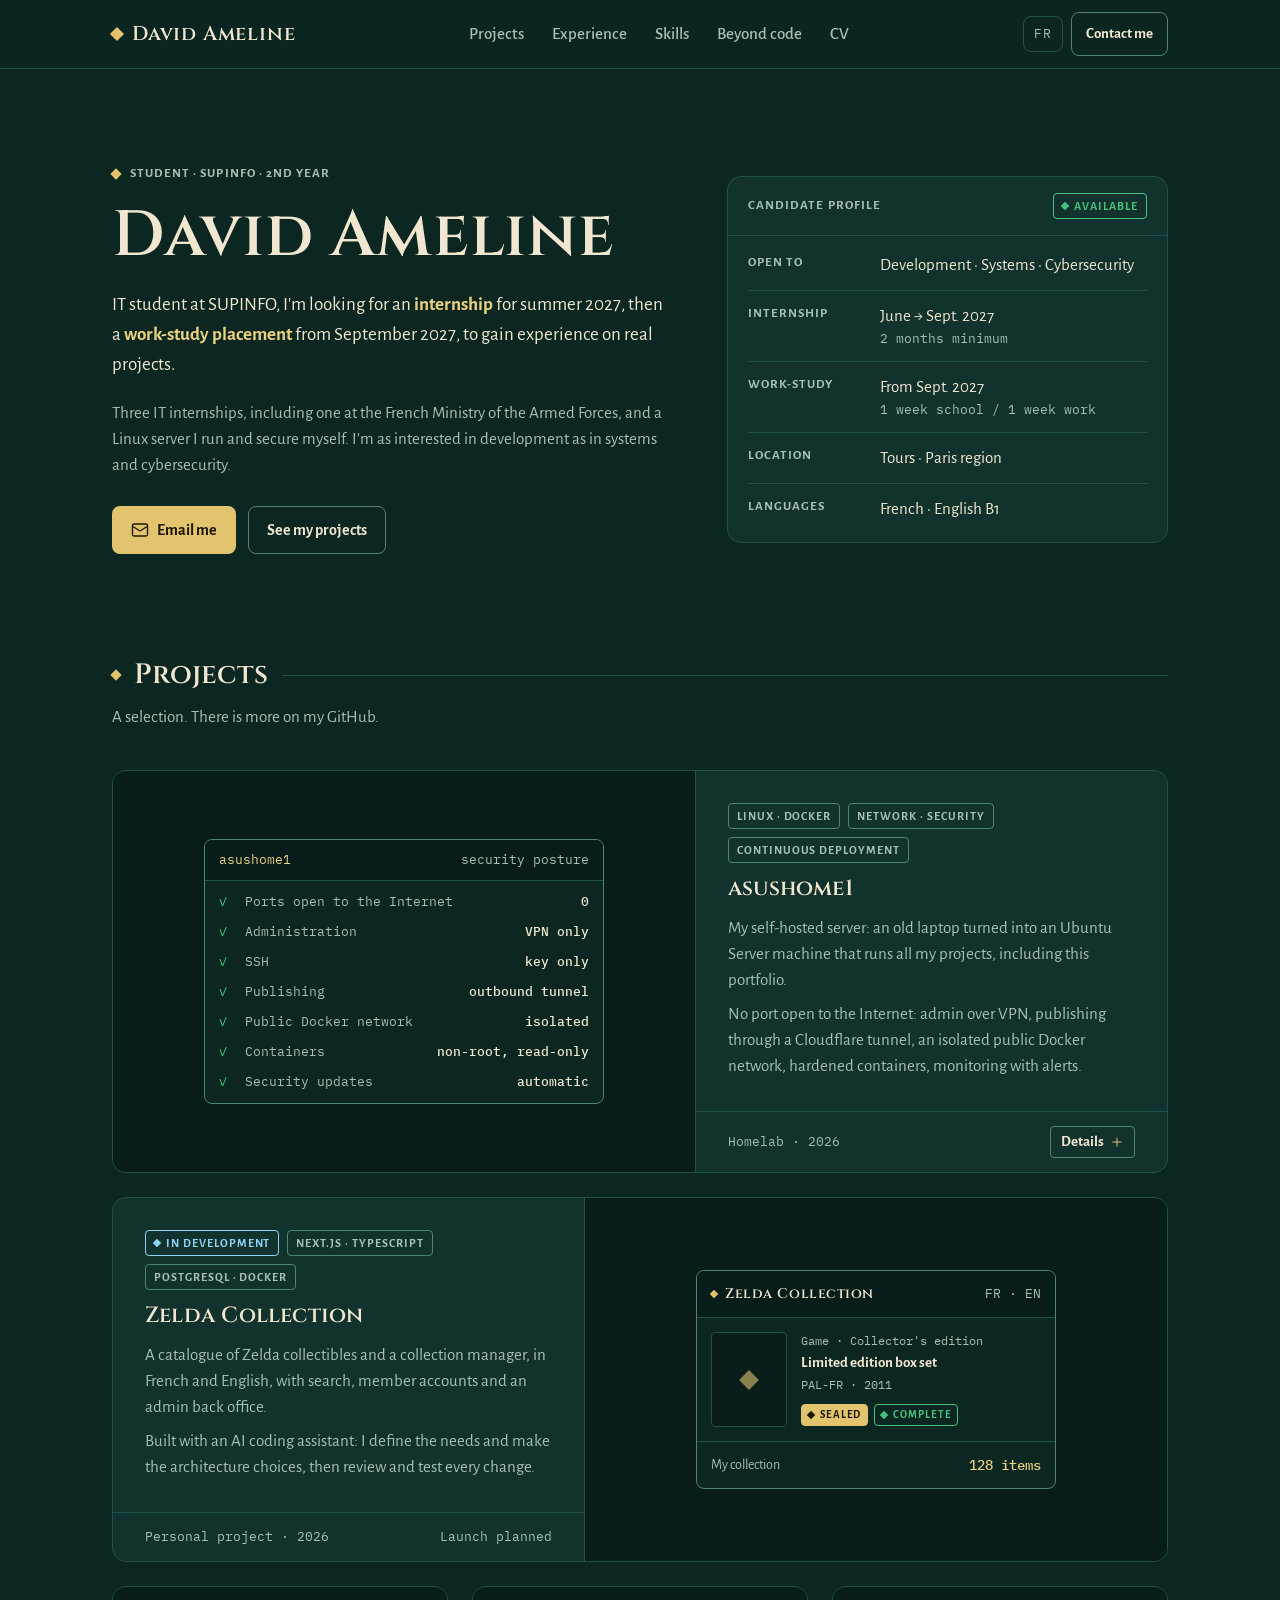
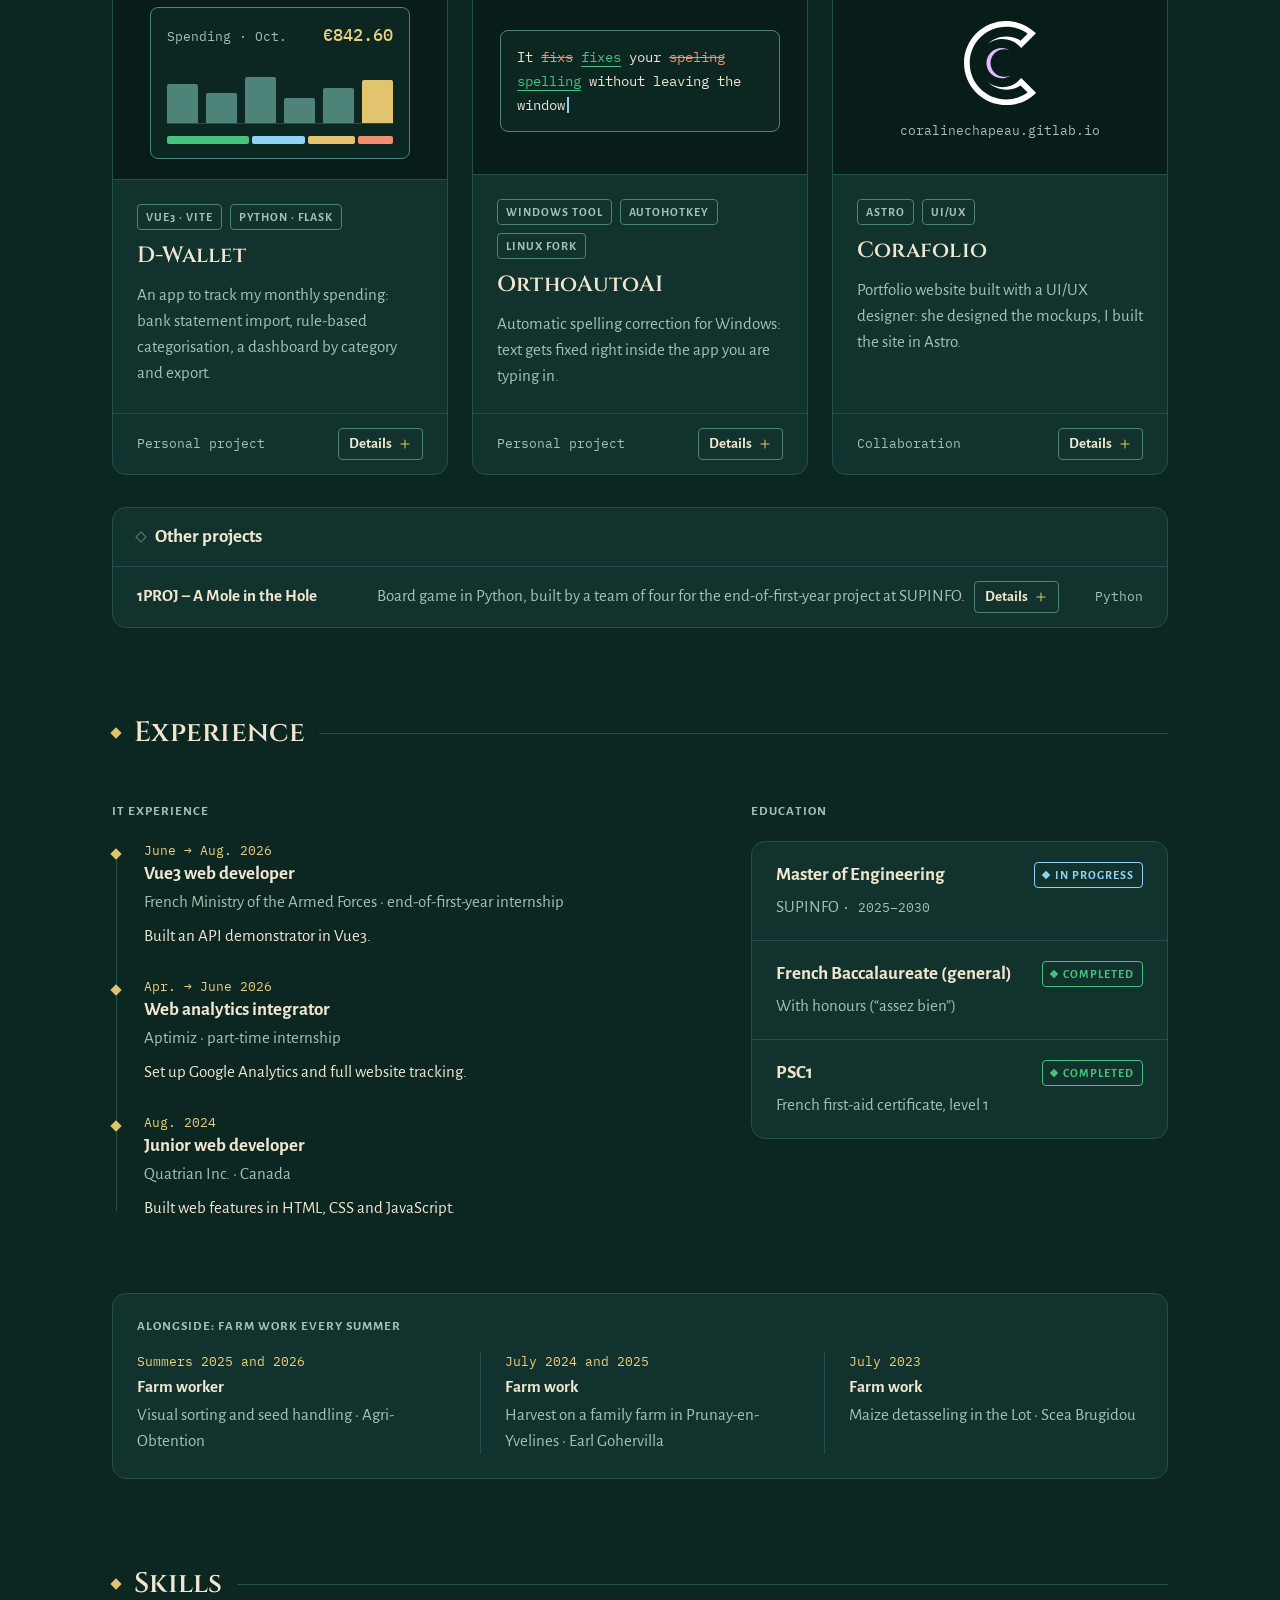
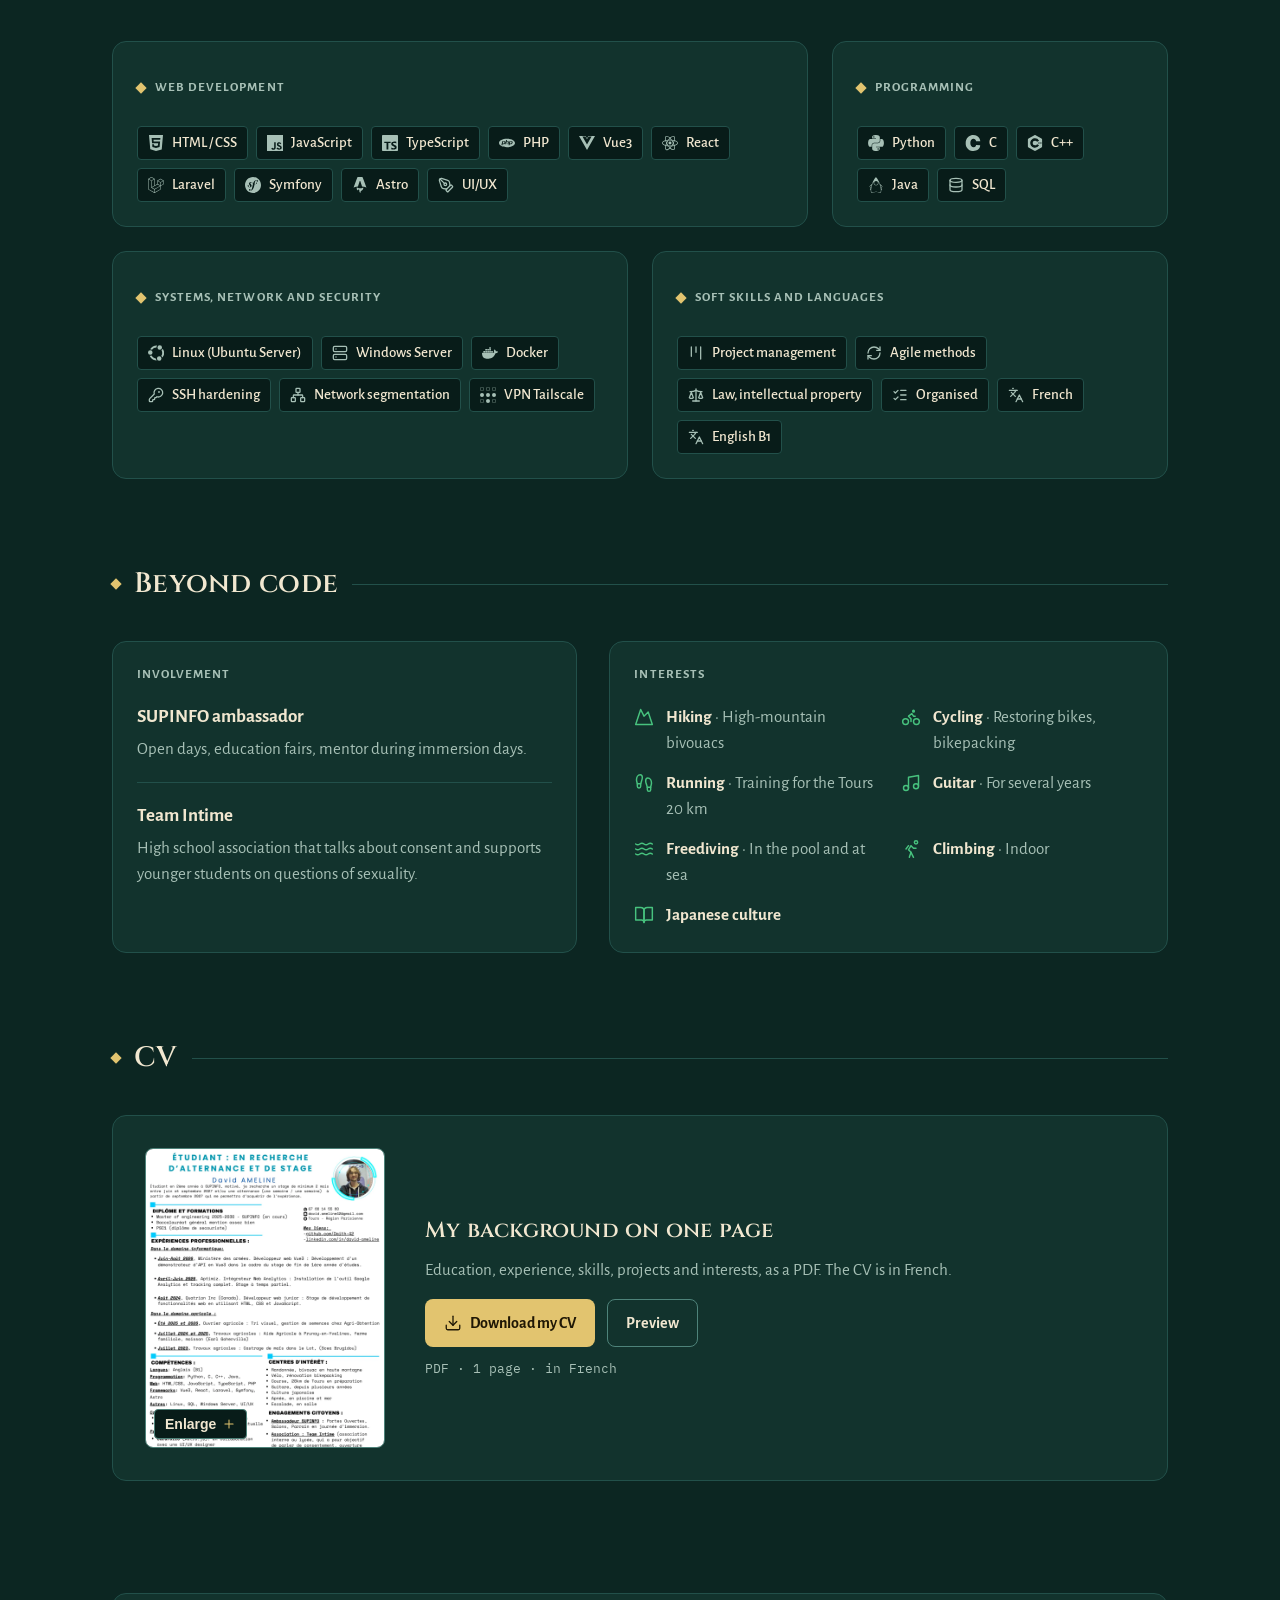
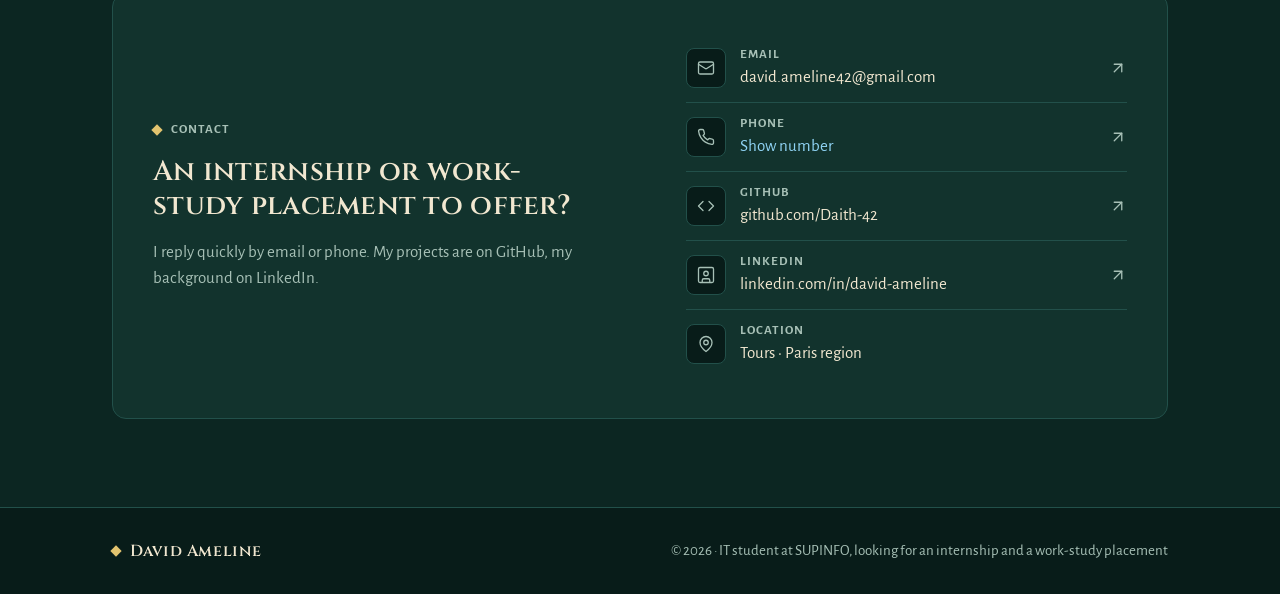
<file: en/index.html>
<!doctype html>
<html lang="en">
<head>
  <meta charset="utf-8">
  <meta name="viewport" content="width=device-width, initial-scale=1">
  <title>David Ameline · IT internship & work-study 2027</title>
  <meta name="description" content="Portfolio of David Ameline, IT student at SUPINFO: development, systems and security. Looking for an internship (June–Sept. 2027), then a work-study placement.">
  <meta name="author" content="David Ameline">
  <meta name="robots" content="index, follow, max-image-preview:large">
  <link rel="canonical" href="https://david-ameline.daith42.fr/en/">
  <link rel="alternate" hreflang="fr" href="https://david-ameline.daith42.fr/">
  <link rel="alternate" hreflang="en" href="https://david-ameline.daith42.fr/en/">
  <link rel="alternate" hreflang="x-default" href="https://david-ameline.daith42.fr/">
  <meta name="theme-color" content="#0c2622">

  <!-- [EN généré par tools/build-en.py, ne pas modifier à la main] Partage (Open Graph, LinkedIn, X) -->
  <meta property="og:type" content="profile">
  <meta property="og:site_name" content="David Ameline">
  <meta property="og:locale" content="en_GB">
  <meta property="og:locale:alternate" content="fr_FR">
  <meta property="og:url" content="https://david-ameline.daith42.fr/en/">
  <meta property="og:title" content="David Ameline · IT internship & work-study 2027">
  <meta property="og:description" content="IT student at SUPINFO, looking for an internship (June to September 2027), then a work-study placement (1 week school / 1 week work). Development, systems, cybersecurity.">
  <meta property="og:image" content="https://david-ameline.daith42.fr/og-image-en.png?v=d5f52d82">
  <meta property="og:image:type" content="image/png">
  <meta property="og:image:width" content="1200">
  <meta property="og:image:height" content="630">
  <meta property="og:image:alt" content="David Ameline, IT student looking for an internship and a work-study placement from 2027">
  <meta property="profile:first_name" content="David">
  <meta property="profile:last_name" content="Ameline">
  <meta name="twitter:card" content="summary_large_image">
  <meta name="twitter:title" content="David Ameline · IT internship & work-study 2027">
  <meta name="twitter:description" content="IT student at SUPINFO, looking for an internship then a work-study placement from 2027. Development, systems, cybersecurity.">
  <meta name="twitter:image" content="https://david-ameline.daith42.fr/og-image-en.png?v=d5f52d82">
  <meta name="twitter:image:alt" content="David Ameline, IT student looking for an internship and a work-study placement from 2027">

  <!-- Icônes -->
  <link rel="icon" href="/favicon.ico" sizes="48x48">
  <link rel="icon" href="/favicon.svg" type="image/svg+xml">
  <link rel="apple-touch-icon" href="/apple-touch-icon.png">
  <link rel="manifest" href="/site.webmanifest">

  <!-- Données structurées : page de profil d'une personne -->
  <script type="application/ld+json">
  {
    "@context": "https://schema.org",
    "@type": "ProfilePage",
    "@id": "https://david-ameline.daith42.fr/en/#page",
    "url": "https://david-ameline.daith42.fr/en/",
    "name": "David Ameline · IT internship & work-study 2027",
    "inLanguage": "en-GB",
    "dateModified": "2026-11-17",
    "mainEntity": {
      "@type": "Person",
      "@id": "https://david-ameline.daith42.fr/#david",
      "name": "David Ameline",
      "givenName": "David",
      "familyName": "Ameline",
      "url": "https://david-ameline.daith42.fr/",
      "image": "https://david-ameline.daith42.fr/og-image-en.png",
      "jobTitle": "IT student",
      "description": "Second-year IT student at SUPINFO, looking for an internship from June to September 2027, then a work-study placement (1 week school / 1 week work) from September 2027. Interested in development, system administration and cybersecurity.",
      "email": "mailto:david.ameline42@gmail.com",
      "address": {
        "@type": "PostalAddress",
        "addressLocality": "Tours",
        "addressCountry": "FR"
      },
      "affiliation": {
        "@type": "CollegeOrUniversity",
        "name": "SUPINFO",
        "url": "https://www.supinfo.com/"
      },
      "knowsLanguage": [
        "fr",
        "en"
      ],
      "knowsAbout": [
        "Web development",
        "Vue.js",
        "React",
        "Laravel",
        "PHP",
        "TypeScript",
        "Python",
        "C",
        "Java",
        "SQL",
        "Linux",
        "System administration",
        "Docker",
        "Networking",
        "Systems security"
      ],
      "sameAs": [
        "https://github.com/Daith-42",
        "https://www.linkedin.com/in/david-ameline"
      ]
    }
  }
  </script>

  <link rel="preconnect" href="https://fonts.googleapis.com">
  <link rel="preconnect" href="https://fonts.gstatic.com" crossorigin>
  <link href="https://fonts.googleapis.com/css2?family=Alegreya+Sans:wght@400;500;700&family=Cinzel:wght@600&family=IBM+Plex+Mono:wght@400;500&display=swap" rel="stylesheet">
  <link rel="stylesheet" href="/styles.css?v=439ff1ca">
</head>
<body>
  <a class="skip" href="#contenu">Skip to content</a>

  <!-- Icônes (tracé Lucide, 1,75px) -->
  <svg width="0" height="0" style="position:absolute" aria-hidden="true">
    <defs>
      <symbol id="i-mail" viewBox="0 0 24 24" fill="none" stroke="currentColor" stroke-width="1.75" stroke-linecap="round" stroke-linejoin="round"><rect x="2" y="4" width="20" height="16" rx="2"/><path d="m22 7-8.97 5.7a1.94 1.94 0 0 1-2.06 0L2 7"/></symbol>
      <symbol id="i-phone" viewBox="0 0 24 24" fill="none" stroke="currentColor" stroke-width="1.75" stroke-linecap="round" stroke-linejoin="round"><path d="M22 16.92v3a2 2 0 0 1-2.18 2 19.79 19.79 0 0 1-8.63-3.07 19.5 19.5 0 0 1-6-6 19.79 19.79 0 0 1-3.07-8.67A2 2 0 0 1 4.11 2h3a2 2 0 0 1 2 1.72 12.84 12.84 0 0 0 .7 2.81 2 2 0 0 1-.45 2.11L8.09 9.91a16 16 0 0 0 6 6l1.27-1.27a2 2 0 0 1 2.11-.45 12.84 12.84 0 0 0 2.81.7A2 2 0 0 1 22 16.92z"/></symbol>
      <symbol id="i-pin" viewBox="0 0 24 24" fill="none" stroke="currentColor" stroke-width="1.75" stroke-linecap="round" stroke-linejoin="round"><path d="M20 10c0 6-8 12-8 12s-8-6-8-12a8 8 0 0 1 16 0Z"/><circle cx="12" cy="10" r="3"/></symbol>
      <symbol id="i-code" viewBox="0 0 24 24" fill="none" stroke="currentColor" stroke-width="1.75" stroke-linecap="round" stroke-linejoin="round"><path d="m16 18 6-6-6-6"/><path d="m8 6-6 6 6 6"/></symbol>
      <symbol id="i-user" viewBox="0 0 24 24" fill="none" stroke="currentColor" stroke-width="1.75" stroke-linecap="round" stroke-linejoin="round"><rect x="2" y="2" width="20" height="20" rx="2"/><circle cx="12" cy="10" r="3"/><path d="M7 21v-2a2 2 0 0 1 2-2h6a2 2 0 0 1 2 2v2"/></symbol>
      <symbol id="i-arrow" viewBox="0 0 24 24" fill="none" stroke="currentColor" stroke-width="1.75" stroke-linecap="round" stroke-linejoin="round"><path d="M7 17 17 7"/><path d="M7 7h10v10"/></symbol>
      <symbol id="i-plus" viewBox="0 0 24 24" fill="none" stroke="currentColor" stroke-width="1.75" stroke-linecap="round" stroke-linejoin="round"><path d="M5 12h14"/><path d="M12 5v14"/></symbol>
      <symbol id="i-download" viewBox="0 0 24 24" fill="none" stroke="currentColor" stroke-width="1.75" stroke-linecap="round" stroke-linejoin="round"><path d="M21 15v4a2 2 0 0 1-2 2H5a2 2 0 0 1-2-2v-4"/><path d="m7 10 5 5 5-5"/><path d="M12 15V3"/></symbol>
      <symbol id="i-mountain" viewBox="0 0 24 24" fill="none" stroke="currentColor" stroke-width="1.75" stroke-linecap="round" stroke-linejoin="round"><path d="m8 3 4 8 5-5 5 15H2L8 3z"/></symbol>
      <symbol id="i-bike" viewBox="0 0 24 24" fill="none" stroke="currentColor" stroke-width="1.75" stroke-linecap="round" stroke-linejoin="round"><circle cx="18.5" cy="17.5" r="3.5"/><circle cx="5.5" cy="17.5" r="3.5"/><circle cx="15" cy="5" r="1"/><path d="M12 17.5V14l-3-3 4-3 2 3h2"/></symbol>
      <symbol id="i-run" viewBox="0 0 24 24" fill="none" stroke="currentColor" stroke-width="1.75" stroke-linecap="round" stroke-linejoin="round"><path d="M4 16v-2.38C4 11.5 2.97 10.5 3 8c.03-2.72 1.49-6 4.5-6C9.37 2 10 3.8 10 5.5c0 3.11-2 5.66-2 8.68V16a2 2 0 1 1-4 0Z"/><path d="M20 20v-2.38c0-2.12 1.03-3.12 1-5.62-.03-2.72-1.49-6-4.5-6C14.63 6 14 7.8 14 9.5c0 3.11 2 5.66 2 8.68V20a2 2 0 1 0 4 0Z"/><path d="M16 17h4"/><path d="M4 13h4"/></symbol>
      <symbol id="i-music" viewBox="0 0 24 24" fill="none" stroke="currentColor" stroke-width="1.75" stroke-linecap="round" stroke-linejoin="round"><path d="M9 18V5l12-2v13"/><circle cx="6" cy="18" r="3"/><circle cx="18" cy="16" r="3"/></symbol>
      <symbol id="i-book" viewBox="0 0 24 24" fill="none" stroke="currentColor" stroke-width="1.75" stroke-linecap="round" stroke-linejoin="round"><path d="M2 3h6a4 4 0 0 1 4 4v14a3 3 0 0 0-3-3H2z"/><path d="M22 3h-6a4 4 0 0 0-4 4v14a3 3 0 0 1 3-3h7z"/></symbol>
      <symbol id="i-waves" viewBox="0 0 24 24" fill="none" stroke="currentColor" stroke-width="1.75" stroke-linecap="round" stroke-linejoin="round"><path d="M2 6c.6.5 1.2 1 2.5 1C7 7 7 5 9.5 5c2.6 0 2.4 2 5 2 2.5 0 2.5-2 5-2 1.3 0 1.9.5 2.5 1"/><path d="M2 12c.6.5 1.2 1 2.5 1 2.5 0 2.5-2 5-2 2.6 0 2.4 2 5 2 2.5 0 2.5-2 5-2 1.3 0 1.9.5 2.5 1"/><path d="M2 18c.6.5 1.2 1 2.5 1 2.5 0 2.5-2 5-2 2.6 0 2.4 2 5 2 2.5 0 2.5-2 5-2 1.3 0 1.9.5 2.5 1"/></symbol>
      <symbol id="i-climb" viewBox="0 0 24 24" fill="none" stroke="currentColor" stroke-width="1.75" stroke-linecap="round" stroke-linejoin="round"><path d="M18 6a2 2 0 1 0 0-4 2 2 0 0 0 0 4"/><path d="m10 22 2-6-3-3 3-5 3 3h3"/><path d="M6 12 9 8"/><path d="m15 22-3-6"/></symbol>
      <!-- Pictogrammes des compétences : Simple Icons (CC0) et Lucide (ISC) -->
      <symbol id="sk-html" viewBox="0 0 24 24"><path fill="currentColor" d="M1.5 0h21l-1.91 21.563L11.977 24l-8.564-2.438L1.5 0zm7.031 9.75l-.232-2.718 10.059.003.23-2.622L5.412 4.41l.698 8.01h9.126l-.326 3.426-2.91.804-2.955-.81-.188-2.11H6.248l.33 4.171L12 19.351l5.379-1.443.744-8.157H8.531z"/></symbol>
      <symbol id="sk-js" viewBox="0 0 24 24"><path fill="currentColor" d="M0 0h24v24H0V0zm22.034 18.276c-.175-1.095-.888-2.015-3.003-2.873-.736-.345-1.554-.585-1.797-1.14-.091-.33-.105-.51-.046-.705.15-.646.915-.84 1.515-.66.39.12.75.42.976.9 1.034-.676 1.034-.676 1.755-1.125-.27-.42-.404-.601-.586-.78-.63-.705-1.469-1.065-2.834-1.034l-.705.089c-.676.165-1.32.525-1.71 1.005-1.14 1.291-.811 3.541.569 4.471 1.365 1.02 3.361 1.244 3.616 2.205.24 1.17-.87 1.545-1.966 1.41-.811-.18-1.26-.586-1.755-1.336l-1.83 1.051c.21.48.45.689.81 1.109 1.74 1.756 6.09 1.666 6.871-1.004.029-.09.24-.705.074-1.65l.046.067zm-8.983-7.245h-2.248c0 1.938-.009 3.864-.009 5.805 0 1.232.063 2.363-.138 2.711-.33.689-1.18.601-1.566.48-.396-.196-.597-.466-.83-.855-.063-.105-.11-.196-.127-.196l-1.825 1.125c.305.63.75 1.172 1.324 1.517.855.51 2.004.675 3.207.405.783-.226 1.458-.691 1.811-1.411.51-.93.402-2.07.397-3.346.012-2.054 0-4.109 0-6.179l.004-.056z"/></symbol>
      <symbol id="sk-ts" viewBox="0 0 24 24"><path fill="currentColor" d="M1.125 0C.502 0 0 .502 0 1.125v21.75C0 23.498.502 24 1.125 24h21.75c.623 0 1.125-.502 1.125-1.125V1.125C24 .502 23.498 0 22.875 0zm17.363 9.75c.612 0 1.154.037 1.627.111a6.38 6.38 0 0 1 1.306.34v2.458a3.95 3.95 0 0 0-.643-.361 5.093 5.093 0 0 0-.717-.26 5.453 5.453 0 0 0-1.426-.2c-.3 0-.573.028-.819.086a2.1 2.1 0 0 0-.623.242c-.17.104-.3.229-.393.374a.888.888 0 0 0-.14.49c0 .196.053.373.156.529.104.156.252.304.443.444s.423.276.696.41c.273.135.582.274.926.416.47.197.892.407 1.266.628.374.222.695.473.963.753.268.279.472.598.614.957.142.359.214.776.214 1.253 0 .657-.125 1.21-.373 1.656a3.033 3.033 0 0 1-1.012 1.085 4.38 4.38 0 0 1-1.487.596c-.566.12-1.163.18-1.79.18a9.916 9.916 0 0 1-1.84-.164 5.544 5.544 0 0 1-1.512-.493v-2.63a5.033 5.033 0 0 0 3.237 1.2c.333 0 .624-.03.872-.09.249-.06.456-.144.623-.25.166-.108.29-.234.373-.38a1.023 1.023 0 0 0-.074-1.089 2.12 2.12 0 0 0-.537-.5 5.597 5.597 0 0 0-.807-.444 27.72 27.72 0 0 0-1.007-.436c-.918-.383-1.602-.852-2.053-1.405-.45-.553-.676-1.222-.676-2.005 0-.614.123-1.141.369-1.582.246-.441.58-.804 1.004-1.089a4.494 4.494 0 0 1 1.47-.629 7.536 7.536 0 0 1 1.77-.201zm-15.113.188h9.563v2.166H9.506v9.646H6.789v-9.646H3.375z"/></symbol>
      <symbol id="sk-php" viewBox="0 0 24 24"><path fill="currentColor" d="M7.01 10.207h-.944l-.515 2.648h.838c.556 0 .97-.105 1.242-.314.272-.21.455-.559.55-1.049.092-.47.05-.802-.124-.995-.175-.193-.523-.29-1.047-.29zM12 5.688C5.373 5.688 0 8.514 0 12s5.373 6.313 12 6.313S24 15.486 24 12c0-3.486-5.373-6.312-12-6.312zm-3.26 7.451c-.261.25-.575.438-.917.551-.336.108-.765.164-1.285.164H5.357l-.327 1.681H3.652l1.23-6.326h2.65c.797 0 1.378.209 1.744.628.366.418.476 1.002.33 1.752a2.836 2.836 0 0 1-.305.847c-.143.255-.33.49-.561.703zm4.024.715l.543-2.799c.063-.318.039-.536-.068-.651-.107-.116-.336-.174-.687-.174H11.46l-.704 3.625H9.388l1.23-6.327h1.367l-.327 1.682h1.218c.767 0 1.295.134 1.586.401s.378.7.263 1.299l-.572 2.944h-1.389zm7.597-2.265a2.782 2.782 0 0 1-.305.847c-.143.255-.33.49-.561.703a2.44 2.44 0 0 1-.917.551c-.336.108-.765.164-1.286.164h-1.18l-.327 1.682h-1.378l1.23-6.326h2.649c.797 0 1.378.209 1.744.628.366.417.477 1.001.331 1.751zM17.766 10.207h-.943l-.516 2.648h.838c.557 0 .971-.105 1.242-.314.272-.21.455-.559.551-1.049.092-.47.049-.802-.125-.995s-.524-.29-1.047-.29z"/></symbol>
      <symbol id="sk-vue" viewBox="0 0 24 24"><path fill="currentColor" d="M24,1.61H14.06L12,5.16,9.94,1.61H0L12,22.39ZM12,14.08,5.16,2.23H9.59L12,6.41l2.41-4.18h4.43Z"/></symbol>
      <symbol id="sk-react" viewBox="0 0 24 24"><path fill="currentColor" d="M14.23 12.004a2.236 2.236 0 0 1-2.235 2.236 2.236 2.236 0 0 1-2.236-2.236 2.236 2.236 0 0 1 2.235-2.236 2.236 2.236 0 0 1 2.236 2.236zm2.648-10.69c-1.346 0-3.107.96-4.888 2.622-1.78-1.653-3.542-2.602-4.887-2.602-.41 0-.783.093-1.106.278-1.375.793-1.683 3.264-.973 6.365C1.98 8.917 0 10.42 0 12.004c0 1.59 1.99 3.097 5.043 4.03-.704 3.113-.39 5.588.988 6.38.32.187.69.275 1.102.275 1.345 0 3.107-.96 4.888-2.624 1.78 1.654 3.542 2.603 4.887 2.603.41 0 .783-.09 1.106-.275 1.374-.792 1.683-3.263.973-6.365C22.02 15.096 24 13.59 24 12.004c0-1.59-1.99-3.097-5.043-4.032.704-3.11.39-5.587-.988-6.38-.318-.184-.688-.277-1.092-.278zm-.005 1.09v.006c.225 0 .406.044.558.127.666.382.955 1.835.73 3.704-.054.46-.142.945-.25 1.44-.96-.236-2.006-.417-3.107-.534-.66-.905-1.345-1.727-2.035-2.447 1.592-1.48 3.087-2.292 4.105-2.295zm-9.77.02c1.012 0 2.514.808 4.11 2.28-.686.72-1.37 1.537-2.02 2.442-1.107.117-2.154.298-3.113.538-.112-.49-.195-.964-.254-1.42-.23-1.868.054-3.32.714-3.707.19-.09.4-.127.563-.132zm4.882 3.05c.455.468.91.992 1.36 1.564-.44-.02-.89-.034-1.345-.034-.46 0-.915.01-1.36.034.44-.572.895-1.096 1.345-1.565zM12 8.1c.74 0 1.477.034 2.202.093.406.582.802 1.203 1.183 1.86.372.64.71 1.29 1.018 1.946-.308.655-.646 1.31-1.013 1.95-.38.66-.773 1.288-1.18 1.87-.728.063-1.466.098-2.21.098-.74 0-1.477-.035-2.202-.093-.406-.582-.802-1.204-1.183-1.86-.372-.64-.71-1.29-1.018-1.946.303-.657.646-1.313 1.013-1.954.38-.66.773-1.286 1.18-1.868.728-.064 1.466-.098 2.21-.098zm-3.635.254c-.24.377-.48.763-.704 1.16-.225.39-.435.782-.635 1.174-.265-.656-.49-1.31-.676-1.947.64-.15 1.315-.283 2.015-.386zm7.26 0c.695.103 1.365.23 2.006.387-.18.632-.405 1.282-.66 1.933-.2-.39-.41-.783-.64-1.174-.225-.392-.465-.774-.705-1.146zm3.063.675c.484.15.944.317 1.375.498 1.732.74 2.852 1.708 2.852 2.476-.005.768-1.125 1.74-2.857 2.475-.42.18-.88.342-1.355.493-.28-.958-.646-1.956-1.1-2.98.45-1.017.81-2.01 1.085-2.964zm-13.395.004c.278.96.645 1.957 1.1 2.98-.45 1.017-.812 2.01-1.086 2.964-.484-.15-.944-.318-1.37-.5-1.732-.737-2.852-1.706-2.852-2.474 0-.768 1.12-1.742 2.852-2.476.42-.18.88-.342 1.356-.494zm11.678 4.28c.265.657.49 1.312.676 1.948-.64.157-1.316.29-2.016.39.24-.375.48-.762.705-1.158.225-.39.435-.788.636-1.18zm-9.945.02c.2.392.41.783.64 1.175.23.39.465.772.705 1.143-.695-.102-1.365-.23-2.006-.386.18-.63.406-1.282.66-1.933zM17.92 16.32c.112.493.2.968.254 1.423.23 1.868-.054 3.32-.714 3.708-.147.09-.338.128-.563.128-1.012 0-2.514-.807-4.11-2.28.686-.72 1.37-1.536 2.02-2.44 1.107-.118 2.154-.3 3.113-.54zm-11.83.01c.96.234 2.006.415 3.107.532.66.905 1.345 1.727 2.035 2.446-1.595 1.483-3.092 2.295-4.11 2.295-.22-.005-.406-.05-.553-.132-.666-.38-.955-1.834-.73-3.703.054-.46.142-.944.25-1.438zm4.56.64c.44.02.89.034 1.345.034.46 0 .915-.01 1.36-.034-.44.572-.895 1.095-1.345 1.565-.455-.47-.91-.993-1.36-1.565z"/></symbol>
      <symbol id="sk-laravel" viewBox="0 0 24 24"><path fill="currentColor" d="M23.642 5.43a.364.364 0 01.014.1v5.149c0 .135-.073.26-.189.326l-4.323 2.49v4.934a.378.378 0 01-.188.326L9.93 23.949a.316.316 0 01-.066.027c-.008.002-.016.008-.024.01a.348.348 0 01-.192 0c-.011-.002-.02-.008-.03-.012-.02-.008-.042-.014-.062-.025L.533 18.755a.376.376 0 01-.189-.326V2.974c0-.033.005-.066.014-.098.003-.012.01-.02.014-.032a.369.369 0 01.023-.058c.004-.013.015-.022.023-.033l.033-.045c.012-.01.025-.018.037-.027.014-.012.027-.024.041-.034H.53L5.043.05a.375.375 0 01.375 0L9.93 2.647h.002c.015.01.027.021.04.033l.038.027c.013.014.02.03.033.045.008.011.02.021.025.033.01.02.017.038.024.058.003.011.01.021.013.032.01.031.014.064.014.098v9.652l3.76-2.164V5.527c0-.033.004-.066.013-.098.003-.01.01-.02.013-.032a.487.487 0 01.024-.059c.007-.012.018-.02.025-.033.012-.015.021-.03.033-.043.012-.012.025-.02.037-.028.014-.01.026-.023.041-.032h.001l4.513-2.598a.375.375 0 01.375 0l4.513 2.598c.016.01.027.021.042.031.012.01.025.018.036.028.013.014.022.03.034.044.008.012.019.021.024.033.011.02.018.04.024.06.006.01.012.021.015.032zm-.74 5.032V6.179l-1.578.908-2.182 1.256v4.283zm-4.51 7.75v-4.287l-2.147 1.225-6.126 3.498v4.325zM1.093 3.624v14.588l8.273 4.761v-4.325l-4.322-2.445-.002-.003H5.04c-.014-.01-.025-.021-.04-.031-.011-.01-.024-.018-.035-.027l-.001-.002c-.013-.012-.021-.025-.031-.04-.01-.011-.021-.022-.028-.036h-.002c-.008-.014-.013-.031-.02-.047-.006-.016-.014-.027-.018-.043a.49.49 0 01-.008-.057c-.002-.014-.006-.027-.006-.041V5.789l-2.18-1.257zM5.23.81L1.47 2.974l3.76 2.164 3.758-2.164zm1.956 13.505l2.182-1.256V3.624l-1.58.91-2.182 1.255v9.435zm11.581-10.95l-3.76 2.163 3.76 2.163 3.759-2.164zm-.376 4.978L16.21 7.087 14.63 6.18v4.283l2.182 1.256 1.58.908zm-8.65 9.654l5.514-3.148 2.756-1.572-3.757-2.163-4.323 2.489-3.941 2.27z"/></symbol>
      <symbol id="sk-symfony" viewBox="0 0 24 24"><path fill="currentColor" d="M24 12c0 6.628-5.372 12-12 12S0 18.628 0 12 5.372 0 12 0s12 5.372 12 12zm-6.753-7.561c-1.22.042-2.283.715-3.075 1.644-.878 1.02-1.461 2.229-1.881 3.461-.753-.614-1.332-1.414-2.539-1.761-.966-.297-2.015-.105-2.813.514-.41.319-.71.757-.861 1.254-.36 1.176.381 2.225.719 2.6l.737.79c.15.154.519.56.339 1.138-.193.631-.951 1.037-1.732.799-.348-.106-.848-.366-.734-.73.045-.15.152-.263.21-.391.052-.11.077-.194.095-.242.141-.465-.053-1.07-.551-1.223-.465-.143-.939-.03-1.125.566-.209.68.117 1.913 1.86 2.449 2.04.628 3.765-.484 4.009-1.932.153-.907-.255-1.582-1.006-2.447l-.612-.677c-.371-.37-.497-1.002-.114-1.485.324-.409.785-.584 1.539-.379 1.103.3 1.594 1.063 2.412 1.68-.338 1.11-.56 2.223-.759 3.222l-.123.746c-.585 3.07-1.033 4.757-2.194 5.726-.234.166-.57.416-1.073.434-.266.005-.352-.176-.355-.257-.006-.184.15-.271.255-.353.154-.083.39-.224.372-.674-.016-.532-.456-.994-1.094-.973-.477.017-1.203.465-1.176 1.286.028.85.819 1.485 2.012 1.444.638-.021 2.062-.281 3.464-1.949 1.633-1.911 2.09-4.101 2.434-5.706l.383-2.116c.213.024.441.042.69.048 2.032.044 3.049-1.01 3.064-1.776.01-.464-.304-.921-.744-.91-.386.009-.718.278-.806.654-.094.428.646.813.068 1.189-.41.266-1.146.452-2.184.3l.188-1.042c.386-1.976.859-4.407 2.661-4.467.132-.007.612.006.623.323.003.105-.022.134-.147.375-.115.155-.174.345-.168.537.017.504.4.836.957.816.743-.023.955-.748.945-1.119-.032-.874-.952-1.424-2.17-1.386z"/></symbol>
      <symbol id="sk-astro" viewBox="0 0 24 24"><path fill="currentColor" d="M8.358 20.162c-1.186-1.07-1.532-3.316-1.038-4.944.856 1.026 2.043 1.352 3.272 1.535 1.897.283 3.76.177 5.522-.678.202-.098.388-.229.608-.36.166.473.209.95.151 1.437-.14 1.185-.738 2.1-1.688 2.794-.38.277-.782.525-1.175.787-1.205.804-1.531 1.747-1.078 3.119l.044.148a3.158 3.158 0 0 1-1.407-1.188 3.31 3.31 0 0 1-.544-1.815c-.004-.32-.004-.642-.048-.958-.106-.769-.472-1.113-1.161-1.133-.707-.02-1.267.411-1.415 1.09-.012.053-.028.104-.045.165h.002zm-5.961-4.445s3.24-1.575 6.49-1.575l2.451-7.565c.092-.366.36-.614.662-.614.302 0 .57.248.662.614l2.45 7.565c3.85 0 6.491 1.575 6.491 1.575L16.088.727C15.93.285 15.663 0 15.303 0H8.697c-.36 0-.615.285-.784.727l-5.516 14.99z"/></symbol>
      <symbol id="sk-uiux" viewBox="0 0 24 24"><g fill="none" stroke="currentColor" stroke-width="1.9" stroke-linecap="round" stroke-linejoin="round"><path d="m18 13-.654-4.736a4 4 0 00-2.756-3.266l-9.163-2.9a2 2 0 00-2.017.493l-.82.819a2 2 0 00-.492 2.017l2.9 9.163a4 4 0 003.266 2.756L13 18"/><path d="M18.648 12.352a1.205 1.205 0 011.704 0l1.296 1.296a1.205 1.205 0 010 1.704l-6.296 6.296a1.205 1.205 0 01-1.704 0l-1.296-1.296a1.205 1.205 0 010-1.704z"/><path d="m3 3 6.586 6.586"/><circle cx="11" cy="11" r="2"/></g></symbol>
      <symbol id="sk-python" viewBox="0 0 24 24"><path fill="currentColor" d="M11.858 0c-.978.005-1.913.088-2.736.234C6.7.662 6.26 1.558 6.26 3.21v2.182h5.725v.727H4.111c-1.664 0-3.121 1-3.577 2.903-.526 2.181-.549 3.542 0 5.82.407 1.694 1.379 2.902 3.043 2.902h1.969v-2.616c0-1.89 1.635-3.557 3.576-3.557h5.72c1.591 0 2.862-1.31 2.862-2.91v-5.45c0-1.553-1.309-2.718-2.863-2.977A18 18 0 0 0 11.858 0M8.762 1.755c.591 0 1.074.491 1.074 1.095 0 .601-.483 1.087-1.074 1.087A1.08 1.08 0 0 1 7.688 2.85c0-.604.48-1.095 1.074-1.095m9.656 4.364v2.543c0 1.971-1.671 3.63-3.577 3.63H9.122c-1.566 0-2.862 1.34-2.862 2.91v5.452c0 1.551 1.349 2.464 2.862 2.91 1.813.532 3.55.628 5.72 0 1.44-.418 2.862-1.258 2.862-2.91V18.47h-5.719v-.727h8.582c1.664 0 2.284-1.16 2.862-2.903.598-1.793.573-3.518 0-5.819-.41-1.656-1.196-2.903-2.862-2.903zm-3.216 13.807a1.08 1.08 0 0 1 1.074 1.088c0 .604-.48 1.094-1.074 1.094-.592 0-1.075-.49-1.075-1.094 0-.601.483-1.088 1.075-1.088"/></symbol>
      <symbol id="sk-c" viewBox="0 0 24 24"><path fill="currentColor" d="M16.5921 9.1962s-.354-3.298-3.627-3.39c-3.2741-.09-4.9552 2.474-4.9552 6.14 0 3.6651 1.858 6.5972 5.0451 6.5972 3.184 0 3.5381-3.665 3.5381-3.665l6.1041.365s.36 3.31-2.196 5.836c-2.552 2.5241-5.6901 2.9371-7.8762 2.9201-2.19-.017-5.2261.034-8.1602-2.97-2.938-3.0101-3.436-5.9302-3.436-8.8002 0-2.8701.556-6.6702 4.047-9.5502C7.444.72 9.849 0 12.254 0c10.0422 0 10.7172 9.2602 10.7172 9.2602z"/></symbol>
      <symbol id="sk-cpp" viewBox="0 0 24 24"><path fill="currentColor" d="M22.394 6c-.167-.29-.398-.543-.652-.69L12.926.22c-.509-.294-1.34-.294-1.848 0L2.26 5.31c-.508.293-.923 1.013-.923 1.6v10.18c0 .294.104.62.271.91.167.29.398.543.652.69l8.816 5.09c.508.293 1.34.293 1.848 0l8.816-5.09c.254-.147.485-.4.652-.69.167-.29.27-.616.27-.91V6.91c.003-.294-.1-.62-.268-.91zM12 19.11c-3.92 0-7.109-3.19-7.109-7.11 0-3.92 3.19-7.11 7.11-7.11a7.133 7.133 0 016.156 3.553l-3.076 1.78a3.567 3.567 0 00-3.08-1.78A3.56 3.56 0 008.444 12 3.56 3.56 0 0012 15.555a3.57 3.57 0 003.08-1.778l3.078 1.78A7.135 7.135 0 0112 19.11zm7.11-6.715h-.79v.79h-.79v-.79h-.79v-.79h.79v-.79h.79v.79h.79zm2.962 0h-.79v.79h-.79v-.79h-.79v-.79h.79v-.79h.79v.79h.79z"/></symbol>
      <symbol id="sk-java" viewBox="0 0 24 24"><path fill="currentColor" d="M11.915 0 11.7.215C9.515 2.4 7.47 6.39 6.046 10.483c-1.064 1.024-3.633 2.81-3.711 3.551-.093.87 1.746 2.611 1.55 3.235-.198.625-1.304 1.408-1.014 1.939.1.188.823.011 1.277-.491a13.389 13.389 0 0 0-.017 2.14c.076.906.27 1.668.643 2.232.372.563.956.911 1.667.911.397 0 .727-.114 1.024-.264.298-.149.571-.33.91-.5.68-.34 1.634-.666 3.53-.604 1.903.062 2.872.39 3.559.704.687.314 1.15.664 1.925.664.767 0 1.395-.336 1.807-.9.412-.563.631-1.33.72-2.24.06-.623.055-1.32 0-2.066.454.45 1.117.604 1.213.424.29-.53-.816-1.314-1.013-1.937-.198-.624 1.642-2.366 1.549-3.236-.08-.748-2.707-2.568-3.748-3.586C16.428 6.374 14.308 2.394 12.13.215zm.175 6.038a2.95 2.95 0 0 1 2.943 2.942 2.95 2.95 0 0 1-2.943 2.943A2.95 2.95 0 0 1 9.148 8.98a2.95 2.95 0 0 1 2.942-2.942zM8.685 7.983a3.515 3.515 0 0 0-.145.997c0 1.951 1.6 3.55 3.55 3.55 1.95 0 3.55-1.598 3.55-3.55 0-.329-.046-.648-.132-.951.334.095.64.208.915.336a42.699 42.699 0 0 1 2.042 5.829c.678 2.545 1.01 4.92.846 6.607-.082.844-.29 1.51-.606 1.94-.315.431-.713.651-1.315.651-.593 0-.932-.27-1.673-.61-.741-.338-1.825-.694-3.792-.758-1.974-.064-3.073.293-3.821.669-.375.188-.659.373-.911.5s-.466.2-.752.2c-.53 0-.876-.209-1.16-.64-.285-.43-.474-1.101-.545-1.948-.141-1.693.176-4.069.823-6.614a43.155 43.155 0 0 1 1.934-5.783c.348-.167.749-.31 1.192-.425zm-3.382 4.362a.216.216 0 0 1 .13.031c-.166.56-.323 1.116-.463 1.665a33.849 33.849 0 0 0-.547 2.555 3.9 3.9 0 0 0-.2-.39c-.58-1.012-.914-1.642-1.16-2.08.315-.24 1.679-1.755 2.24-1.781zm13.394.01c.562.027 1.926 1.543 2.24 1.783-.246.438-.58 1.068-1.16 2.08a4.428 4.428 0 0 0-.163.309 32.354 32.354 0 0 0-.562-2.49 40.579 40.579 0 0 0-.482-1.652.216.216 0 0 1 .127-.03z"/></symbol>
      <symbol id="sk-sql" viewBox="0 0 24 24"><g fill="none" stroke="currentColor" stroke-width="1.9" stroke-linecap="round" stroke-linejoin="round"><ellipse cx="12" cy="5" rx="9" ry="3"/><path d="M3 5V19A9 3 0 0 0 21 19V5"/><path d="M3 12A9 3 0 0 0 21 12"/></g></symbol>
      <symbol id="sk-ubuntu" viewBox="0 0 24 24"><path fill="currentColor" d="M17.61.455a3.41 3.41 0 0 0-3.41 3.41 3.41 3.41 0 0 0 3.41 3.41 3.41 3.41 0 0 0 3.41-3.41 3.41 3.41 0 0 0-3.41-3.41zM12.92.8C8.923.777 5.137 2.941 3.148 6.451a4.5 4.5 0 0 1 .26-.007 4.92 4.92 0 0 1 2.585.737A8.316 8.316 0 0 1 12.688 3.6 4.944 4.944 0 0 1 13.723.834 11.008 11.008 0 0 0 12.92.8zm9.226 4.994a4.915 4.915 0 0 1-1.918 2.246 8.36 8.36 0 0 1-.273 8.303 4.89 4.89 0 0 1 1.632 2.54 11.156 11.156 0 0 0 .559-13.089zM3.41 7.932A3.41 3.41 0 0 0 0 11.342a3.41 3.41 0 0 0 3.41 3.409 3.41 3.41 0 0 0 3.41-3.41 3.41 3.41 0 0 0-3.41-3.41zm2.027 7.866a4.908 4.908 0 0 1-2.915.358 11.1 11.1 0 0 0 7.991 6.698 11.234 11.234 0 0 0 2.422.249 4.879 4.879 0 0 1-.999-2.85 8.484 8.484 0 0 1-.836-.136 8.304 8.304 0 0 1-5.663-4.32zm11.405.928a3.41 3.41 0 0 0-3.41 3.41 3.41 3.41 0 0 0 3.41 3.41 3.41 3.41 0 0 0 3.41-3.41 3.41 3.41 0 0 0-3.41-3.41z"/></symbol>
      <symbol id="sk-server" viewBox="0 0 24 24"><g fill="none" stroke="currentColor" stroke-width="1.9" stroke-linecap="round" stroke-linejoin="round"><rect width="20" height="8" x="2" y="2" rx="2" ry="2"/><rect width="20" height="8" x="2" y="14" rx="2" ry="2"/><line x1="6" x2="6.01" y1="6" y2="6"/><line x1="6" x2="6.01" y1="18" y2="18"/></g></symbol>
      <symbol id="sk-docker" viewBox="0 0 24 24"><path fill="currentColor" d="M13.983 11.078h2.119a.186.186 0 00.186-.185V9.006a.186.186 0 00-.186-.186h-2.119a.185.185 0 00-.185.185v1.888c0 .102.083.185.185.185m-2.954-5.43h2.118a.186.186 0 00.186-.186V3.574a.186.186 0 00-.186-.185h-2.118a.185.185 0 00-.185.185v1.888c0 .102.082.185.185.185m0 2.716h2.118a.187.187 0 00.186-.186V6.29a.186.186 0 00-.186-.185h-2.118a.185.185 0 00-.185.185v1.887c0 .102.082.185.185.186m-2.93 0h2.12a.186.186 0 00.184-.186V6.29a.185.185 0 00-.185-.185H8.1a.185.185 0 00-.185.185v1.887c0 .102.083.185.185.186m-2.964 0h2.119a.186.186 0 00.185-.186V6.29a.185.185 0 00-.185-.185H5.136a.186.186 0 00-.186.185v1.887c0 .102.084.185.186.186m5.893 2.715h2.118a.186.186 0 00.186-.185V9.006a.186.186 0 00-.186-.186h-2.118a.185.185 0 00-.185.185v1.888c0 .102.082.185.185.185m-2.93 0h2.12a.185.185 0 00.184-.185V9.006a.185.185 0 00-.184-.186h-2.12a.185.185 0 00-.184.185v1.888c0 .102.083.185.185.185m-2.964 0h2.119a.185.185 0 00.185-.185V9.006a.185.185 0 00-.184-.186h-2.12a.186.186 0 00-.186.186v1.887c0 .102.084.185.186.185m-2.92 0h2.12a.185.185 0 00.184-.185V9.006a.185.185 0 00-.184-.186h-2.12a.185.185 0 00-.184.185v1.888c0 .102.082.185.185.185M23.763 9.89c-.065-.051-.672-.51-1.954-.51-.338.001-.676.03-1.01.087-.248-1.7-1.653-2.53-1.716-2.566l-.344-.199-.226.327c-.284.438-.49.922-.612 1.43-.23.97-.09 1.882.403 2.661-.595.332-1.55.413-1.744.42H.751a.751.751 0 00-.75.748 11.376 11.376 0 00.692 4.062c.545 1.428 1.355 2.48 2.41 3.124 1.18.723 3.1 1.137 5.275 1.137.983.003 1.963-.086 2.93-.266a12.248 12.248 0 003.823-1.389c.98-.567 1.86-1.288 2.61-2.136 1.252-1.418 1.998-2.997 2.553-4.4h.221c1.372 0 2.215-.549 2.68-1.009.309-.293.55-.65.707-1.046l.098-.288Z"/></symbol>
      <symbol id="sk-ssh" viewBox="0 0 24 24"><g fill="none" stroke="currentColor" stroke-width="1.9" stroke-linecap="round" stroke-linejoin="round"><path d="M2.586 17.414A2 2 0 0 0 2 18.828V21a1 1 0 0 0 1 1h3a1 1 0 0 0 1-1v-1a1 1 0 0 1 1-1h1a1 1 0 0 0 1-1v-1a1 1 0 0 1 1-1h.172a2 2 0 0 0 1.414-.586l.814-.814a6.5 6.5 0 1 0-4-4z"/><circle cx="16.5" cy="7.5" r=".5"/></g></symbol>
      <symbol id="sk-network" viewBox="0 0 24 24"><g fill="none" stroke="currentColor" stroke-width="1.9" stroke-linecap="round" stroke-linejoin="round"><rect x="16" y="16" width="6" height="6" rx="1"/><rect x="2" y="16" width="6" height="6" rx="1"/><rect x="9" y="2" width="6" height="6" rx="1"/><path d="M5 16v-3a1 1 0 0 1 1-1h12a1 1 0 0 1 1 1v3"/><path d="M12 12V8"/></g></symbol>
      <symbol id="sk-tailscale" viewBox="0 0 24 24"><path fill="currentColor" d="M24 12a3 3 0 1 1-6 0 3 3 0 0 1 6 0zm-9 9a3 3 0 1 1-6 0 3 3 0 0 1 6 0zm0-9a3 3 0 1 1-6 0 3 3 0 0 1 6 0zm6-6a3 3 0 1 1 0-6 3 3 0 0 1 0 6zm0-.5a2.5 2.5 0 1 0 0-5 2.5 2.5 0 0 0 0 5zM3 24a3 3 0 1 1 0-6 3 3 0 0 1 0 6zm0-.5a2.5 2.5 0 1 0 0-5 2.5 2.5 0 0 0 0 5zm18 .5a3 3 0 1 1 0-6 3 3 0 0 1 0 6zm0-.5a2.5 2.5 0 1 0 0-5 2.5 2.5 0 0 0 0 5zM6 12a3 3 0 1 1-6 0 3 3 0 0 1 6 0zm9-9a3 3 0 1 1-6 0 3 3 0 0 1 6 0zm-3 2.5a2.5 2.5 0 1 0 0-5 2.5 2.5 0 0 0 0 5zM6 3a3 3 0 1 1-6 0 3 3 0 0 1 6 0zM3 5.5a2.5 2.5 0 1 0 0-5 2.5 2.5 0 0 0 0 5z"/></symbol>
      <symbol id="sk-project" viewBox="0 0 24 24"><g fill="none" stroke="currentColor" stroke-width="1.9" stroke-linecap="round" stroke-linejoin="round"><path d="M5 3v14"/><path d="M12 3v8"/><path d="M19 3v18"/></g></symbol>
      <symbol id="sk-agile" viewBox="0 0 24 24"><g fill="none" stroke="currentColor" stroke-width="1.9" stroke-linecap="round" stroke-linejoin="round"><path d="M3 12a9 9 0 0 1 9-9 9.75 9.75 0 0 1 6.74 2.74L21 8"/><path d="M21 3v5h-5"/><path d="M21 12a9 9 0 0 1-9 9 9.75 9.75 0 0 1-6.74-2.74L3 16"/><path d="M8 16H3v5"/></g></symbol>
      <symbol id="sk-law" viewBox="0 0 24 24"><g fill="none" stroke="currentColor" stroke-width="1.9" stroke-linecap="round" stroke-linejoin="round"><path d="M12 3v18"/><path d="m19 8 3 8a5 5 0 0 1-6 0zV7"/><path d="M3 7h1a17 17 0 0 0 8-2 17 17 0 0 0 8 2h1"/><path d="m5 8 3 8a5 5 0 0 1-6 0zV7"/><path d="M7 21h10"/></g></symbol>
      <symbol id="sk-organised" viewBox="0 0 24 24"><g fill="none" stroke="currentColor" stroke-width="1.9" stroke-linecap="round" stroke-linejoin="round"><path d="M13 5h8"/><path d="M13 12h8"/><path d="M13 19h8"/><path d="m3 17 2 2 4-4"/><path d="m3 7 2 2 4-4"/></g></symbol>
      <symbol id="sk-lang" viewBox="0 0 24 24"><g fill="none" stroke="currentColor" stroke-width="1.9" stroke-linecap="round" stroke-linejoin="round"><path d="m5 8 6 6"/><path d="m4 14 6-6 2-3"/><path d="M2 5h12"/><path d="M7 2h1"/><path d="m22 22-5-10-5 10"/><path d="M14 18h6"/></g></symbol>
    </defs>
  </svg>

  <header class="site-header">
    <div class="wrap">
      <a class="wordmark" href="#top"><span class="lozenge lozenge--lg"></span>David Ameline</a>
      <nav class="nav" id="nav" aria-label="Sections">
        <a href="#projets">Projects</a>
        <a href="#parcours">Experience</a>
        <a href="#competences">Skills</a>
        <a href="#au-dela">Beyond code</a>
        <a href="#cv">CV</a>
        <a class="nav-contact" href="#contact">Contact</a>
      </nav>
      <div class="header-actions">
        <a class="lang-switch" href="/" hreflang="fr" lang="fr" aria-label="Version française">FR</a>
        <a class="btn btn--secondary btn--sm header-cta" href="#contact">Contact me</a>
        <button class="menu-btn" type="button" aria-expanded="false" aria-controls="nav" aria-label="Open menu" data-label-open="Open menu" data-label-close="Close menu">
          <svg viewBox="0 0 24 24" fill="none" stroke="currentColor" stroke-width="1.75" stroke-linecap="round" aria-hidden="true"><path d="M4 6h16"/><path d="M4 12h16"/><path d="M4 18h16"/></svg>
        </button>
      </div>
    </div>
  </header>

  <main id="contenu">
    <!-- Héros -->
    <section class="hero" id="top" aria-labelledby="hero-title">
      <div class="wrap">
        <div class="hero-text">
          <span class="eyebrow type-label"><span class="lozenge"></span>Student · SUPINFO · 2nd year</span>
          <h1 class="type-display" id="hero-title">David Ameline</h1>
          <p class="hero-lead">
            IT student at SUPINFO, I'm looking for an <strong>internship</strong> for summer 2027,
            then a <strong>work-study placement</strong> from September 2027, to gain experience on real projects.
          </p>
          <p class="muted">Three IT internships, including one at the French Ministry of the Armed Forces, and a Linux server I run and secure myself. I'm as interested in development as in systems and cybersecurity.</p>
          <div class="hero-actions">
            <a class="btn btn--primary" href="mailto:david.ameline42@gmail.com"><svg aria-hidden="true"><use href="#i-mail"/></svg>Email me</a>
            <a class="btn btn--secondary" href="#projets">See my projects</a>
          </div>
        </div>

        <article class="card sheet" aria-label="Availability">
          <div class="sheet-head">
            <span class="type-label muted">Candidate profile</span>
            <span class="badge badge--forest"><span class="lozenge"></span>Available</span>
          </div>
          <dl>
            <div class="row">
              <dt class="type-label">Open to</dt>
              <dd>Development · Systems · Cybersecurity</dd>
            </div>
            <div class="row">
              <dt class="type-label">Internship</dt>
              <dd>June → Sept. 2027<span class="type-code">2 months minimum</span></dd>
            </div>
            <div class="row">
              <dt class="type-label">Work-study</dt>
              <dd>From Sept. 2027<span class="type-code">1 week school / 1 week work</span></dd>
            </div>
            <div class="row">
              <dt class="type-label">Location</dt>
              <dd>Tours · Paris region</dd>
            </div>
            <div class="row">
              <dt class="type-label">Languages</dt>
              <dd>French · English B1</dd>
            </div>
          </dl>
        </article>
      </div>
    </section>

    <!-- Projets -->
    <section id="projets" aria-labelledby="projets-title">
      <div class="wrap">
        <div class="section-head">
          <h2 class="type-title section-title" id="projets-title"><span class="lozenge"></span>Projects</h2>
          <p class="muted">A selection. There is more on my GitHub.</p>
        </div>

        <div class="projects" data-label-more="Show project" data-label-less="Hide">
          <article class="card project project--featured">
            <div class="project-showcase" aria-hidden="true">
              <div class="posture">
                <div class="posture-head"><span>asushome1</span><span>security posture</span></div>
                <ul>
                  <li><span class="ok">✓</span><span>Ports open to the Internet</span><b>0</b></li>
                  <li><span class="ok">✓</span><span>Administration</span><b>VPN only</b></li>
                  <li><span class="ok">✓</span><span>SSH</span><b>key only</b></li>
                  <li><span class="ok">✓</span><span>Publishing</span><b>outbound tunnel</b></li>
                  <li><span class="ok">✓</span><span>Public Docker network</span><b>isolated</b></li>
                  <li><span class="ok">✓</span><span>Containers</span><b>non-root, read-only</b></li>
                  <li><span class="ok">✓</span><span>Security updates</span><b>automatic</b></li>
                </ul>
              </div>
            </div>
            <div class="project-main">
            <div class="project-body">
              <div class="project-meta">
                <span class="badge">Linux · Docker</span>
                <span class="badge">Network · Security</span>
                <span class="badge">Continuous deployment</span>
              </div>
              <h3 class="type-title-sm">asushome1</h3>
              <p class="muted">My self-hosted server: an old laptop turned into an Ubuntu Server machine that runs all my projects, including this portfolio.</p>
              <p class="muted">No port open to the Internet: admin over VPN, publishing through a Cloudflare tunnel, an isolated public Docker network, hardened containers, monitoring with alerts.</p>
            </div>
            <div class="project-foot">
              <span class="type-code muted">Homelab · 2026</span>
              <button type="button" class="details-btn" data-dialog="asushome1-details" aria-haspopup="dialog">Details<svg aria-hidden="true"><use href="#i-plus"/></svg></button>
            </div>
            </div>
          </article>

          <article class="card project project--featured project--reverse">
            <div class="project-showcase" aria-hidden="true">
              <div class="zc">
                <div class="zc-head">
                  <span class="zc-brand"><span class="lozenge"></span>Zelda Collection</span>
                  <span class="type-code">FR · EN</span>
                </div>
                <div class="zc-item">
                  <div class="zc-thumb"><span class="lozenge"></span></div>
                  <div class="zc-info">
                    <span class="type-code">Game · Collector's edition</span>
                    <strong>Limited edition box set</strong>
                    <span class="type-code">PAL-FR · 2011</span>
                    <div class="zc-badges">
                      <span class="badge badge--gold"><span class="lozenge"></span>Sealed</span>
                      <span class="badge badge--forest"><span class="lozenge"></span>Complete</span>
                    </div>
                  </div>
                </div>
                <div class="zc-foot"><span>My collection</span><span class="type-figure">128 items</span></div>
              </div>
            </div>
            <div class="project-main">
            <div class="project-body">
              <div class="project-meta">
                <span class="badge badge--ocarina"><span class="lozenge"></span>In development</span>
                <span class="badge">Next.js · TypeScript</span>
                <span class="badge">PostgreSQL · Docker</span>
              </div>
              <h3 class="type-title-sm">Zelda Collection</h3>
              <p class="muted">A catalogue of Zelda collectibles and a collection manager, in French and English, with search, member accounts and an admin back office.</p>
              <p class="muted">Built with an AI coding assistant: I define the needs and make the architecture choices, then review and test every change.</p>
            </div>
            <div class="project-foot">
              <span class="type-code muted">Personal project · 2026</span>
              <span class="type-code muted">Launch planned</span>
            </div>
            </div>
          </article>

          <article class="card project">
            <div class="project-showcase" aria-hidden="true">
              <div class="wallet">
                <div class="wallet-head">
                  <span class="type-code">Spending · Oct.</span>
                  <span class="type-figure gold">€842.60</span>
                </div>
                <div class="wallet-bars">
                  <span style="height:62%"></span>
                  <span style="height:48%"></span>
                  <span style="height:74%"></span>
                  <span style="height:40%"></span>
                  <span style="height:56%"></span>
                  <span class="is-current" style="height:68%"></span>
                </div>
                <div class="wallet-split">
                  <i style="flex:38;background:var(--forest)"></i>
                  <i style="flex:24;background:var(--ocarina)"></i>
                  <i style="flex:22;background:var(--gold)"></i>
                  <i style="flex:16;background:var(--danger)"></i>
                </div>
              </div>
            </div>
            <div class="project-main">
            <div class="project-body">
              <div class="project-meta">
                <span class="badge">Vue3 · Vite</span>
                <span class="badge">Python · Flask</span>
              </div>
              <h3 class="type-title-sm">D-Wallet</h3>
              <p class="muted">An app to track my monthly spending: bank statement import, rule-based categorisation, a dashboard by category and export.</p>
            </div>
            <div class="project-foot">
              <span class="type-code muted">Personal project</span>
              <button type="button" class="details-btn" data-dialog="dwallet-details" aria-haspopup="dialog">Details<svg aria-hidden="true"><use href="#i-plus"/></svg></button>
            </div>
            </div>
          </article>

          <article class="card project">
            <div class="project-showcase" aria-hidden="true">
              <div class="ortho">
                It <del>fixs</del> <ins>fixes</ins> your <del>speling</del> <ins>spelling</ins> without leaving the window<span class="caret"></span>
              </div>
            </div>
            <div class="project-main">
            <div class="project-body">
              <div class="project-meta">
                <span class="badge">Windows tool</span>
                <span class="badge">AutoHotkey</span>
                <span class="badge">Linux fork</span>
              </div>
              <h3 class="type-title-sm">OrthoAutoAI</h3>
              <p class="muted">Automatic spelling correction for Windows: text gets fixed right inside the app you are typing in.</p>
            </div>
            <div class="project-foot">
              <span class="type-code muted">Personal project</span>
              <button type="button" class="details-btn" data-dialog="orthoautoai-details" aria-haspopup="dialog">Details<svg aria-hidden="true"><use href="#i-plus"/></svg></button>
            </div>
            </div>
          </article>

          <article class="card project">
            <div class="project-showcase" aria-hidden="true">
              <div class="cora">
                <svg class="cora-logo" viewBox="0 0 130 152" role="img" aria-label="Corafolio logo"><path d="M69.2303 119.474C59.4116 119.474 50.3514 116.233 43.0653 110.766C51.6986 118.955 63.3689 123.989 76.1947 123.989C85.5309 123.989 94.4621 121.354 102.134 116.436L114.908 129.176C103.727 137.312 90.2993 141.703 76.1947 141.703C58.5995 141.703 42.0576 134.869 29.6169 122.459C17.1753 110.049 10.323 93.5503 10.323 76C10.323 58.4507 17.1753 41.9511 29.6169 29.5413C42.0576 17.1324 58.5995 10.2977 76.1947 10.2977C90.2993 10.2977 103.727 14.6884 114.908 22.8244L102.134 35.565C94.4621 30.6474 85.5309 28.0123 76.1947 28.0123C63.3689 28.0123 51.6986 33.0448 43.0653 41.2332C50.3514 35.767 59.4116 32.5259 69.2303 32.5259C83.04 32.5259 95.3467 38.9358 103.329 48.9344L130.072 22.2599C116.284 8.50628 97.2349 0 76.1947 0C34.1133 0 0 34.0261 0 76C0 117.974 34.1133 152 76.1947 152C97.2349 152 116.284 143.493 130.072 129.74L103.329 103.067C95.3467 113.064 83.04 119.474 69.2303 119.474Z" fill="#ffffff"/><path d="M72.8602 100.864C59.0922 100.864 47.9312 89.733 47.9312 76.0002C47.9312 62.2683 59.0922 51.1359 72.8602 51.1359C76.8741 51.1359 80.6655 52.0836 84.0251 53.765C79.5159 50.5259 73.9821 48.6187 68.0025 48.6187C52.8406 48.6187 40.5488 60.877 40.5488 76.0002C40.5488 91.1233 52.8406 103.383 68.0025 103.383C73.9821 103.383 79.5159 101.474 84.0251 98.2353C80.6655 99.9168 76.8741 100.864 72.8602 100.864Z" fill="#e3b9ff"/></svg>
                <span class="type-code">coralinechapeau.gitlab.io</span>
              </div>
            </div>
            <div class="project-main">
            <div class="project-body">
              <div class="project-meta">
                <span class="badge">Astro</span>
                <span class="badge">UI/UX</span>
              </div>
              <h3 class="type-title-sm">Corafolio</h3>
              <p class="muted">Portfolio website built with a UI/UX designer: she designed the mockups, I built the site in Astro.</p>
            </div>
            <div class="project-foot">
              <span class="type-code muted">Collaboration</span>
              <button type="button" class="details-btn" data-dialog="corafolio-details" aria-haspopup="dialog">Details<svg aria-hidden="true"><use href="#i-plus"/></svg></button>
            </div>
            </div>
          </article>

        </div>

        <div class="card more">
          <div class="more-head">
            <span class="lozenge lozenge--line"></span>
            <h3 class="type-heading">Other projects</h3>
          </div>
          <ul>
            <li>
              <strong>1PROJ – A Mole in the Hole</strong>
              <span class="muted">Board game in Python, built by a team of four for the end-of-first-year project at SUPINFO. <button type="button" class="details-btn" data-dialog="oneproj-details" aria-haspopup="dialog">Details<svg aria-hidden="true"><use href="#i-plus"/></svg></button></span>
              <span class="type-code muted">Python</span>
            </li>
          </ul>
        </div>
      </div>
    </section>

    <!-- Parcours -->
    <section id="parcours" aria-labelledby="parcours-title">
      <div class="wrap">
        <div class="section-head">
          <h2 class="type-title section-title" id="parcours-title"><span class="lozenge"></span>Experience</h2>
        </div>

        <div class="journey">
          <div>
            <h3 class="sub-title type-label">IT experience</h3>
            <ol class="timeline">
              <li>
                <span class="lozenge"></span>
                <div class="entry">
                  <span class="when type-code">June → Aug. 2026</span>
                  <h4 class="type-heading">Vue3 web developer</h4>
                  <p class="where">French Ministry of the Armed Forces · end-of-first-year internship</p>
                  <p>Built an API demonstrator in Vue3.</p>
                </div>
              </li>
              <li>
                <span class="lozenge"></span>
                <div class="entry">
                  <span class="when type-code">Apr. → June 2026</span>
                  <h4 class="type-heading">Web analytics integrator</h4>
                  <p class="where">Aptimiz · part-time internship</p>
                  <p>Set up Google Analytics and full website tracking.</p>
                </div>
              </li>
              <li>
                <span class="lozenge"></span>
                <div class="entry">
                  <span class="when type-code">Aug. 2024</span>
                  <h4 class="type-heading">Junior web developer</h4>
                  <p class="where">Quatrian Inc. · Canada</p>
                  <p>Built web features in HTML, CSS and JavaScript.</p>
                </div>
              </li>
            </ol>
          </div>

          <div class="side-stack">
            <div>
              <h3 class="sub-title type-label">Education</h3>
              <div class="card edu">
                <div class="edu-item">
                  <div class="line">
                    <h4 class="type-heading">Master of Engineering</h4>
                    <span class="badge badge--ocarina"><span class="lozenge"></span>In progress</span>
                  </div>
                  <span class="muted">SUPINFO <span class="type-code">· 2025–2030</span></span>
                </div>
                <div class="edu-item">
                  <div class="line">
                    <h4 class="type-heading">French Baccalaureate (general)</h4>
                    <span class="badge badge--forest"><span class="lozenge"></span>Completed</span>
                  </div>
                  <span class="muted">With honours (“assez bien”)</span>
                </div>
                <div class="edu-item">
                  <div class="line">
                    <h4 class="type-heading">PSC1</h4>
                    <span class="badge badge--forest"><span class="lozenge"></span>Completed</span>
                  </div>
                  <span class="muted">French first-aid certificate, level 1</span>
                </div>
              </div>
            </div>

          </div>
        </div>

        <div class="card side-jobs">
          <h3 class="sub-title type-label">Alongside: farm work every summer</h3>
          <ul>
            <li>
              <span class="type-code gold">Summers 2025 and 2026</span>
              <strong>Farm worker</strong>
              <span class="muted">Visual sorting and seed handling · Agri-Obtention</span>
            </li>
            <li>
              <span class="type-code gold">July 2024 and 2025</span>
              <strong>Farm work</strong>
              <span class="muted">Harvest on a family farm in Prunay-en-Yvelines · Earl Gohervilla</span>
            </li>
            <li>
              <span class="type-code gold">July 2023</span>
              <strong>Farm work</strong>
              <span class="muted">Maize detasseling in the Lot · Scea Brugidou</span>
            </li>
          </ul>
        </div>
      </div>
    </section>

    <!-- Compétences -->
    <section id="competences" aria-labelledby="competences-title">
      <div class="wrap">
        <div class="section-head">
          <h2 class="type-title section-title" id="competences-title"><span class="lozenge"></span>Skills</h2>
        </div>

        <div class="inventory">
          <div class="card card--wide">
            <h3 class="type-label muted"><span class="lozenge"></span>Web development</h3>
            <div class="tags">
              <span class="tag"><svg class="tag-ico" aria-hidden="true"><use href="#sk-html"/></svg>HTML / CSS</span><span class="tag"><svg class="tag-ico" aria-hidden="true"><use href="#sk-js"/></svg>JavaScript</span><span class="tag"><svg class="tag-ico" aria-hidden="true"><use href="#sk-ts"/></svg>TypeScript</span><span class="tag"><svg class="tag-ico" aria-hidden="true"><use href="#sk-php"/></svg>PHP</span><span class="tag"><svg class="tag-ico" aria-hidden="true"><use href="#sk-vue"/></svg>Vue3</span><span class="tag"><svg class="tag-ico" aria-hidden="true"><use href="#sk-react"/></svg>React</span><span class="tag"><svg class="tag-ico" aria-hidden="true"><use href="#sk-laravel"/></svg>Laravel</span><span class="tag"><svg class="tag-ico" aria-hidden="true"><use href="#sk-symfony"/></svg>Symfony</span><span class="tag"><svg class="tag-ico" aria-hidden="true"><use href="#sk-astro"/></svg>Astro</span><span class="tag"><svg class="tag-ico" aria-hidden="true"><use href="#sk-uiux"/></svg>UI/UX</span>
            </div>
          </div>
          <div class="card">
            <h3 class="type-label muted"><span class="lozenge"></span>Programming</h3>
            <div class="tags">
              <span class="tag"><svg class="tag-ico" aria-hidden="true"><use href="#sk-python"/></svg>Python</span><span class="tag"><svg class="tag-ico" aria-hidden="true"><use href="#sk-c"/></svg>C</span><span class="tag"><svg class="tag-ico" aria-hidden="true"><use href="#sk-cpp"/></svg>C++</span><span class="tag"><svg class="tag-ico" aria-hidden="true"><use href="#sk-java"/></svg>Java</span><span class="tag"><svg class="tag-ico" aria-hidden="true"><use href="#sk-sql"/></svg>SQL</span>
            </div>
          </div>
          <div class="card card--half">
            <h3 class="type-label muted"><span class="lozenge"></span>Systems, network and security</h3>
            <div class="tags">
              <span class="tag"><svg class="tag-ico" aria-hidden="true"><use href="#sk-ubuntu"/></svg>Linux (Ubuntu Server)</span><span class="tag"><svg class="tag-ico" aria-hidden="true"><use href="#sk-server"/></svg>Windows Server</span><span class="tag"><svg class="tag-ico" aria-hidden="true"><use href="#sk-docker"/></svg>Docker</span><span class="tag"><svg class="tag-ico" aria-hidden="true"><use href="#sk-ssh"/></svg>SSH hardening</span><span class="tag"><svg class="tag-ico" aria-hidden="true"><use href="#sk-network"/></svg>Network segmentation</span><span class="tag"><svg class="tag-ico" aria-hidden="true"><use href="#sk-tailscale"/></svg>VPN Tailscale</span>
            </div>
          </div>
          <div class="card card--half">
            <h3 class="type-label muted"><span class="lozenge"></span>Soft skills and languages</h3>
            <div class="tags">
              <span class="tag"><svg class="tag-ico" aria-hidden="true"><use href="#sk-project"/></svg>Project management</span><span class="tag"><svg class="tag-ico" aria-hidden="true"><use href="#sk-agile"/></svg>Agile methods</span><span class="tag"><svg class="tag-ico" aria-hidden="true"><use href="#sk-law"/></svg>Law, intellectual property</span><span class="tag"><svg class="tag-ico" aria-hidden="true"><use href="#sk-organised"/></svg>Organised</span><span class="tag"><svg class="tag-ico" aria-hidden="true"><use href="#sk-lang"/></svg>French</span><span class="tag"><svg class="tag-ico" aria-hidden="true"><use href="#sk-lang"/></svg>English B1</span>
            </div>
          </div>
        </div>
      </div>
    </section>

    <!-- Au-delà du code -->
    <section id="au-dela" aria-labelledby="au-dela-title">
      <div class="wrap">
        <div class="section-head">
          <h2 class="type-title section-title" id="au-dela-title"><span class="lozenge"></span>Beyond code</h2>
        </div>

        <div class="beyond">
          <div class="card commit">
            <h3 class="type-label muted">Involvement</h3>
            <div class="commit-item">
              <h4 class="type-heading">SUPINFO ambassador</h4>
              <p class="muted">Open days, education fairs, mentor during immersion days.</p>
            </div>
            <div class="commit-item">
              <h4 class="type-heading">Team Intime</h4>
              <p class="muted">High school association that talks about consent and supports younger students on questions of sexuality.</p>
            </div>
          </div>

          <div class="card interests-card">
            <h3 class="type-label muted">Interests</h3>
              <ul class="hobbies">
                <li><svg aria-hidden="true"><use href="#i-mountain"/></svg><span><strong>Hiking</strong> <span class="muted">· High-mountain bivouacs</span></span></li>
                <li><svg aria-hidden="true"><use href="#i-bike"/></svg><span><strong>Cycling</strong> <span class="muted">· Restoring bikes, bikepacking</span></span></li>
                <li><svg aria-hidden="true"><use href="#i-run"/></svg><span><strong>Running</strong> <span class="muted">· Training for the Tours 20 km</span></span></li>
                <li><svg aria-hidden="true"><use href="#i-music"/></svg><span><strong>Guitar</strong> <span class="muted">· For several years</span></span></li>
                <li><svg aria-hidden="true"><use href="#i-waves"/></svg><span><strong>Freediving</strong> <span class="muted">· In the pool and at sea</span></span></li>
                <li><svg aria-hidden="true"><use href="#i-climb"/></svg><span><strong>Climbing</strong> <span class="muted">· Indoor</span></span></li>
                <li><svg aria-hidden="true"><use href="#i-book"/></svg><span><strong>Japanese culture</strong></span></li>
              </ul>
          </div>
        </div>
      </div>
    </section>

    <!-- CV -->
    <section id="cv" aria-labelledby="cv-title">
      <div class="wrap">
        <div class="section-head">
          <h2 class="type-title section-title" id="cv-title"><span class="lozenge"></span>CV</h2>
        </div>
        <div class="card cv-card">
          <button type="button" class="cv-thumb" data-dialog="cv-preview" aria-haspopup="dialog" aria-label="Enlarge the CV preview">
            <img src="/cv-apercu.webp?v=3eefb4ac" alt="" width="1100" height="1556" loading="lazy">
            <span class="cv-thumb-hint">Enlarge<svg aria-hidden="true"><use href="#i-plus"/></svg></span>
          </button>
          <div class="cv-text">
            <h3 class="type-title-sm">My background on one page</h3>
            <p class="muted">Education, experience, skills, projects and interests, as a PDF. The CV is in French.</p>
            <div class="cv-actions">
              <a class="btn btn--primary" href="/cv-david-ameline.pdf?v=7343c758" download="CV-David-Ameline.pdf"><svg aria-hidden="true"><use href="#i-download"/></svg>Download my CV</a>
              <button type="button" class="btn btn--secondary" data-dialog="cv-preview" aria-haspopup="dialog">Preview</button>
            </div>
            <span class="type-code muted">PDF · 1 page · in French</span>
          </div>
        </div>
      </div>
    </section>

    <!-- Contact -->
    <section id="contact" aria-labelledby="contact-title" style="padding-top:24px">
      <div class="wrap">
        <div class="card contact-card">
          <div class="contact-text">
            <span class="eyebrow type-label"><span class="lozenge"></span>Contact</span>
            <h2 class="type-title" id="contact-title">An internship or work-study placement to offer?</h2>
            <p class="muted">I reply quickly by email or phone. My projects are on GitHub, my background on LinkedIn.</p>
          </div>
          <ul class="contact-list">
            <li><a href="mailto:david.ameline42@gmail.com"><span class="ico"><svg aria-hidden="true"><use href="#i-mail"/></svg></span><span><small>Email</small><span class="val">david.ameline42<wbr>@gmail.com</span></span><svg class="arrow" aria-hidden="true"><use href="#i-arrow"/></svg></a></li>
            <li><button type="button" class="reveal-phone" data-k="MDY1NTQxNjY3MzMr"><span class="ico"><svg aria-hidden="true"><use href="#i-phone"/></svg></span><span><small>Phone</small><span class="val">Show number</span></span><svg class="arrow" aria-hidden="true"><use href="#i-arrow"/></svg></button></li>
            <li><a href="https://github.com/Daith-42" target="_blank" rel="me noopener"><span class="ico"><svg aria-hidden="true"><use href="#i-code"/></svg></span><span><small>GitHub</small><span class="val">github.com/Daith-42</span></span><svg class="arrow" aria-hidden="true"><use href="#i-arrow"/></svg></a></li>
            <li><a href="https://www.linkedin.com/in/david-ameline" target="_blank" rel="me noopener"><span class="ico"><svg aria-hidden="true"><use href="#i-user"/></svg></span><span><small>LinkedIn</small><span class="val">linkedin.com/in/david-ameline</span></span><svg class="arrow" aria-hidden="true"><use href="#i-arrow"/></svg></a></li>
            <li><span class="static"><span class="ico"><svg aria-hidden="true"><use href="#i-pin"/></svg></span><span><small>Location</small><span class="val">Tours · Paris region</span></span></span></li>
          </ul>
        </div>
      </div>
    </section>

    <!-- Détails d'asushome1 (pop-up) -->
    <dialog class="details" id="asushome1-details" aria-labelledby="asushome1-details-title">
      <div class="details-head">
        <div>
          <span class="type-label muted">Homelab · 2026</span>
          <h2 class="type-title" id="asushome1-details-title">asushome1</h2>
        </div>
        <button type="button" class="details-close" data-close aria-label="Close">
          <svg viewBox="0 0 24 24" fill="none" stroke="currentColor" stroke-width="1.75" stroke-linecap="round" aria-hidden="true"><path d="M18 6 6 18"/><path d="m6 6 12 12"/></svg>
        </button>
      </div>
      <div class="details-body">
        <p class="details-lead">An old laptop turned into a server at home, running my projects online, including this portfolio. I designed it to be reachable from the Internet without exposing anything of my home network.</p>

        <h3 class="type-label muted">Hardware</h3>
        <dl class="details-stack">
          <div><dt>Machine</dt><dd>2017 ASUS X541UA laptop, running lid closed, headless</dd></div>
          <div><dt>Processor</dt><dd>Intel Core i5-7200U, 2 cores and 4 threads</dd></div>
          <div><dt>Memory</dt><dd>8 GB of RAM, 500 GB SSD</dd></div>
          <div><dt>Network</dt><dd>100 Mbit/s Ethernet</dd></div>
          <div><dt>Power</dt><dd>The battery acts as a UPS, with a clean shutdown during long power cuts</dd></div>
        </dl>

        <h3 class="type-label muted">How it is exposed</h3>
        <ul class="details-list">
          <li><strong>No open port</strong> on the home router: websites go through a <strong>Cloudflare tunnel</strong>, an outbound connection from the server to Cloudflare</li>
          <li><strong>Cloudflare</strong> runs the domain's DNS, with DNSSEC, enforced HTTPS, attack protection and caching</li>
          <li>Public services run on an <strong>isolated Docker network</strong>: they can reach neither the local network, nor the VPN, nor other containers</li>
          <li>Administration only goes through a <strong>Tailscale VPN</strong>, and SSH only accepts key-based logins</li>
        </ul>

        <h3 class="type-label muted">Tools in place</h3>
        <dl class="details-stack">
          <div><dt>System</dt><dd>Ubuntu Server LTS, automatic security updates</dd></div>
          <div><dt>Containers</dt><dd>Docker and Docker Compose, one stack per application</dd></div>
          <div><dt>Hardening</dt><dd>Non-root, read-only containers without privileges; UFW firewall</dd></div>
          <div><dt>Administration</dt><dd>Portainer for containers, Cockpit for the system</dd></div>
          <div><dt>Monitoring</dt><dd>Uptime Kuma for probes and alerts, Healthchecks.io to be warned if the server goes down</dd></div>
        </dl>
      </div>
      <div class="details-foot">
        <span class="type-code muted">Private configuration</span>
        <button type="button" class="btn btn--secondary btn--sm" data-close>Close</button>
      </div>
    </dialog>
    <!-- Détails d'OrthoAutoAI (pop-up) -->
    <dialog class="details" id="orthoautoai-details" aria-labelledby="orthoautoai-details-title">
      <div class="details-head">
        <div>
          <span class="type-label muted">Personal project · 2026</span>
          <h2 class="type-title" id="orthoautoai-details-title">OrthoAutoAI</h2>
        </div>
        <button type="button" class="details-close" data-close aria-label="Close">
          <svg viewBox="0 0 24 24" fill="none" stroke="currentColor" stroke-width="1.75" stroke-linecap="round" aria-hidden="true"><path d="M18 6 6 18"/><path d="m6 6 12 12"/></svg>
        </button>
      </div>
      <div class="details-body">
        <p class="details-lead">A spelling and grammar corrector for Windows that works in any application: select the text, press Alt + C, and it is replaced with its corrected version.</p>

        <h3 class="type-label muted">What it does</h3>
        <ul class="details-list">
          <li><strong>AI-powered correction</strong>: text is corrected by Google's Gemini 2.5 Flash model, which takes context into account</li>
          <li><strong>Everywhere</strong>: Notepad, Word, Discord, browsers…</li>
          <li><strong>Optional confirmation</strong> to review the correction before applying it</li>
          <li><strong>History</strong> of the last 5 corrections</li>
          <li><strong>7 interface languages</strong>: French, English, Spanish, German, Italian, Portuguese and Romanian</li>
          <li><strong>Settings</strong>: custom shortcuts, confirmation sound, launch at startup, system tray icon</li>
        </ul>

        <h3 class="type-label muted">How it's built</h3>
        <dl class="details-stack">
          <div><dt>Language</dt><dd>AutoHotkey v2, compiled into a Windows executable</dd></div>
          <div><dt>How it works</dt><dd>The selected text goes through the clipboard, is sent to the Gemini API in an HTTP request, then the answer is pasted in its place</dd></div>
          <div><dt>AI</dt><dd>Google's Gemini API: each user brings their own free key</dd></div>
          <div><dt>Website</dt><dd>Landing page in 7 languages, with light and dark themes</dd></div>
        </dl>

        <h3 class="type-label muted">Community</h3>
        <p class="details-text">The project was picked up by <strong>kiliotsu</strong>, who made a <strong>Linux port</strong> of it: a rewrite in Python and GTK4 that supports Wayland (including Hyprland) and X11, with an install script and no external Python dependencies. The fork keeps the same features and credits the original project.</p>
      </div>
      <div class="details-foot">
        <a href="https://daith-42.github.io/orthoAutoAi/" target="_blank" rel="noopener">View project<svg aria-hidden="true"><use href="#i-arrow"/></svg></a>
        <button type="button" class="btn btn--secondary btn--sm" data-close>Close</button>
      </div>
    </dialog>
    <!-- Détails de Corafolio (pop-up) -->
    <dialog class="details" id="corafolio-details" aria-labelledby="corafolio-details-title">
      <div class="details-head">
        <div>
          <span class="type-label muted">Collaboration</span>
          <h2 class="type-title" id="corafolio-details-title">Corafolio</h2>
        </div>
        <button type="button" class="details-close" data-close aria-label="Close">
          <svg viewBox="0 0 24 24" fill="none" stroke="currentColor" stroke-width="1.75" stroke-linecap="round" aria-hidden="true"><path d="M18 6 6 18"/><path d="m6 6 12 12"/></svg>
        </button>
      </div>
      <div class="details-body">
        <p class="details-lead">The portfolio website of Coraline Chapeau, a UX/UI designer, built as a pair: she designed the mockups, and I turned them into a website.</p>

        <h3 class="type-label muted">Who did what</h3>
        <dl class="details-stack">
          <div><dt>Design</dt><dd>Coraline Chapeau: the website mockups</dd></div>
          <div><dt>Development</dt><dd>Me: building the website in Astro, from her mockups</dd></div>
        </dl>

        <h3 class="type-label muted">Handover</h3>
        <p class="details-text">Beyond the build, I had to think about <strong>what comes next</strong>: keeping the site alive once delivered.</p>
        <ul class="details-list">
          <li><strong>For Coraline</strong>: being able to update the content herself, without depending on me</li>
          <li><strong>For future developers</strong>: a clear project that is easy to pick up and evolve</li>
        </ul>
      </div>
      <div class="details-foot">
        <a href="https://coralinechapeau.gitlab.io/portfolio/" target="_blank" rel="noopener">Visit site<svg aria-hidden="true"><use href="#i-arrow"/></svg></a>
        <button type="button" class="btn btn--secondary btn--sm" data-close>Close</button>
      </div>
    </dialog>
    <!-- Détails de D-Wallet (pop-up) -->
    <dialog class="details" id="dwallet-details" aria-labelledby="dwallet-details-title">
      <div class="details-head">
        <div>
          <span class="type-label muted">Personal project · 2026</span>
          <h2 class="type-title" id="dwallet-details-title">D-Wallet</h2>
        </div>
        <button type="button" class="details-close" data-close aria-label="Close">
          <svg viewBox="0 0 24 24" fill="none" stroke="currentColor" stroke-width="1.75" stroke-linecap="round" aria-hidden="true"><path d="M18 6 6 18"/><path d="m6 6 12 12"/></svg>
        </button>
      </div>
      <div class="details-body">
        <p class="details-lead">A personal spending tracker. I import my bank statement, transactions sort themselves into categories, and I follow my spending month by month on a dashboard.</p>

        <h3 class="type-label muted">What it does</h3>
        <ul class="details-list">
          <li><strong>Bank statement import</strong> in CSV format, with a preview to approve before saving</li>
          <li><strong>Rules engine</strong>: a keyword in the label sets a category, applied automatically on every import</li>
          <li><strong>Dashboard</strong> and totals by category and by month</li>
          <li><strong>Ledger</strong> of every transaction, editable by hand</li>
          <li><strong>Import history</strong>, with the option to undo a whole import</li>
          <li><strong>Excel export</strong> of transactions</li>        </ul>

        <h3 class="type-label muted">How it's built</h3>
        <dl class="details-stack">
          <div><dt>Backend</dt><dd>Python API with Flask, SQLite database, pandas to read statements and produce the Excel export</dd></div>
          <div><dt>Frontend</dt><dd>Vue 3 with Vue Router, Vite and Tailwind CSS 4</dd></div>
          <div><dt>Startup</dt><dd>A script starts the API and the interface, then opens the browser; the interface proxies its calls to the API</dd></div>
        </dl>
      </div>
      <div class="details-foot">
        <span class="type-code muted">Private source code</span>
        <button type="button" class="btn btn--secondary btn--sm" data-close>Close</button>
      </div>
    </dialog>
    <!-- Détails de 1PROJ (pop-up) -->
    <dialog class="details" id="oneproj-details" aria-labelledby="oneproj-details-title">
      <div class="details-head">
        <div>
          <span class="type-label muted">SUPINFO first-year project · 2026</span>
          <h2 class="type-title" id="oneproj-details-title">A Mole in the Hole</h2>
        </div>
        <button type="button" class="details-close" data-close aria-label="Close">
          <svg viewBox="0 0 24 24" fill="none" stroke="currentColor" stroke-width="1.75" stroke-linecap="round" aria-hidden="true"><path d="M18 6 6 18"/><path d="m6 6 12 12"/></svg>
        </button>
      </div>
      <div class="details-body">
        <p class="details-lead">A board game in Python, built by a team of four for the end-of-first-year project (1PROJ). Players move their moles into the holes of several boards in a row; whoever takes the very last hole wins.</p>

        <h3 class="type-label muted">The game</h3>
        <ul class="details-list">
          <li><strong>2 to 4 players</strong>, on the same computer or over a <strong>local network</strong>, or solo against an <strong>AI</strong> with two levels</li>
          <li><strong>Two modes</strong>: classic (4 boards) and custom (3 to 6 boards, randomly placed squares)</li>
          <li><strong>4 visual themes</strong>, each with its own music and sound effects</li>
          <li><strong>5 languages</strong>: French, English, Spanish, Italian and German</li>
        </ul>

        <h3 class="type-label muted">My part</h3>
        <ul class="details-list">
          <li><strong>The graphical interface</strong>: launcher, profile and settings pages, board display, game setup and the on-screen game loop</li>
          <li><strong>Wiring into the interface</strong> the AI, turn skipping, quick start and cheat mode</li>
          <li><strong>Per-theme visuals</strong> (pawns, bonus squares, holes, barriers) and the end-of-game screen</li>
        </ul>

        <h3 class="type-label muted">How it's built</h3>
        <dl class="details-stack">
          <div><dt>Language</dt><dd>Python, with game logic, interface, sound and networking kept separate</dd></div>
          <div><dt>Interface</dt><dd>Tkinter, with Pillow for images</dd></div>
          <div><dt>Sound</dt><dd>miniaudio for music and sound effects</dd></div>
          <div><dt>Team</dt><dd>4 students, working with branches and pull requests on GitHub</dd></div>
        </dl>
      </div>
      <div class="details-foot">
        <a href="https://github.com/Daith-42/1PROJ-Projet-1er-annee-SUPINFO" target="_blank" rel="noopener">View code<svg aria-hidden="true"><use href="#i-arrow"/></svg></a>
        <button type="button" class="btn btn--secondary btn--sm" data-close>Close</button>
      </div>
    </dialog>
    <!-- Aperçu du CV (pop-up) -->
    <dialog class="details details--cv" id="cv-preview" aria-labelledby="cv-preview-title">
      <div class="details-head">
        <div>
          <span class="type-label muted">Preview</span>
          <h2 class="type-title" id="cv-preview-title">David Ameline's CV</h2>
        </div>
        <button type="button" class="details-close" data-close aria-label="Close">
          <svg viewBox="0 0 24 24" fill="none" stroke="currentColor" stroke-width="1.75" stroke-linecap="round" aria-hidden="true"><path d="M18 6 6 18"/><path d="m6 6 12 12"/></svg>
        </button>
      </div>
      <div class="details-body cv-preview-body">
        <img src="/cv-apercu.webp?v=3eefb4ac" alt="David Ameline's CV (in French): education, experience, skills, projects and interests" width="1100" height="1556" loading="lazy">
      </div>
      <div class="details-foot">
        <a class="btn btn--primary btn--sm" href="/cv-david-ameline.pdf?v=7343c758" download="CV-David-Ameline.pdf"><svg aria-hidden="true"><use href="#i-download"/></svg>Download the PDF</a>
        <button type="button" class="btn btn--secondary btn--sm" data-close>Close</button>
      </div>
    </dialog>
  </main>

  <footer class="site-footer">
    <div class="wrap">
      <span class="wordmark" style="font-size:16px"><span class="lozenge"></span>David Ameline</span>
      <span>© 2026 · IT student at SUPINFO, looking for an internship and a work-study placement</span>
    </div>
  </footer>

  <script src="/main.js?v=7b8c54d1" defer></script>
  <script data-goatcounter="https://stats.daith42.fr/count" src="/count.js?v=030ad75a" defer></script>
</body>
</html>
</file>
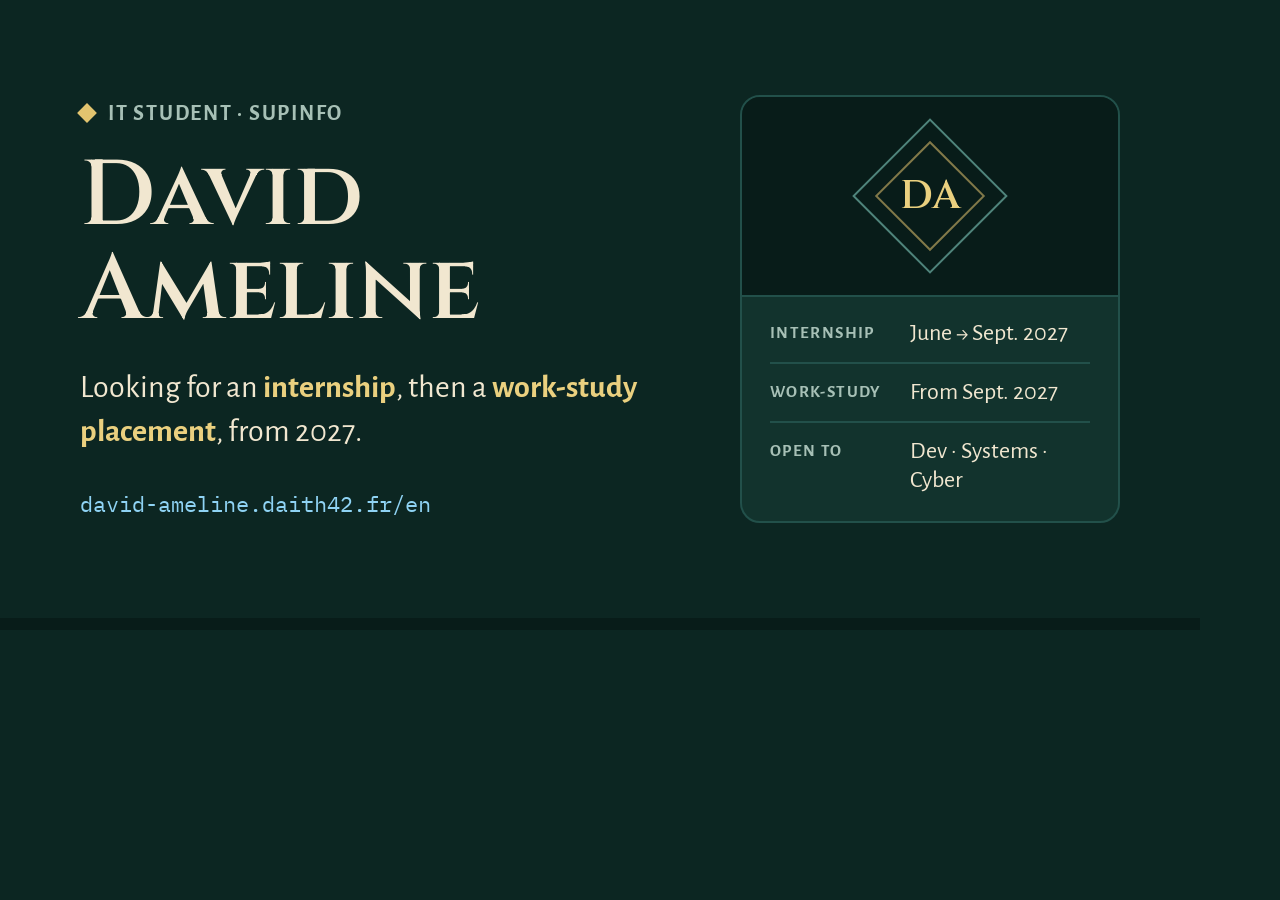
<file: tools/og-image-en.html>
<!doctype html>
<!-- Source de og-image-en.png (1200×630). Régénérer avec : python tools/build-og.py -->
<html lang="en">
<head>
<meta charset="utf-8">
<link href="https://fonts.googleapis.com/css2?family=Alegreya+Sans:wght@400;500;700&family=Cinzel:wght@600&family=IBM+Plex+Mono:wght@400;500&display=block" rel="stylesheet">
<style>
  * { box-sizing: border-box; margin: 0; }
  html, body { width: 1200px; height: 630px; overflow: hidden; }
  body {
    background: #0c2622; color: #f1e7d0;
    font-family: "Alegreya Sans", sans-serif;
    display: grid; grid-template-columns: 1fr 380px; gap: 64px;
    align-items: center; padding: 0 80px;
    border-bottom: 12px solid #081c19;
  }
  .eyebrow { display: flex; align-items: center; gap: 14px; color: #a7c0b6;
    font-size: 22px; font-weight: 700; letter-spacing: 0.08em; text-transform: uppercase; }
  .lz { width: 14px; height: 14px; background: #e2c46f; transform: rotate(45deg); flex-shrink: 0; }
  h1 { font-family: "Cinzel", serif; font-weight: 600; font-size: 92px; line-height: 1.02; margin: 24px 0 28px; }
  p { font-size: 32px; line-height: 44px; max-width: 620px; }
  p b { color: #ead07f; font-weight: 700; }
  .url { margin-top: 36px; font-family: "IBM Plex Mono", monospace; font-size: 22px; color: #8fd3f4; }
  .card { background: #12332d; border: 2px solid #22504a; border-radius: 20px; overflow: hidden; }
  .mono { background: #081c19; border-bottom: 2px solid #22504a; height: 200px; display: grid; place-items: center; }
  .dia { position: relative; width: 150px; height: 150px; display: grid; place-items: center; }
  .dia::before, .dia::after { content: ""; position: absolute; transform: rotate(45deg); }
  .dia::before { inset: 20px; border: 2px solid #4e837a; }
  .dia::after { inset: 36px; border: 2px solid #e2c46f; opacity: .55; }
  .dia span { position: relative; font-family: "Cinzel", serif; font-weight: 600; font-size: 40px; color: #ead07f; }
  dl { padding: 8px 28px 12px; }
  .row { display: grid; grid-template-columns: 140px 1fr; padding: 14px 0; border-bottom: 2px solid #22504a; font-size: 24px; }
  .row:last-child { border-bottom: 0; }
  dt { color: #a7c0b6; font-size: 17px; font-weight: 700; letter-spacing: .08em; text-transform: uppercase; padding-top: 4px; }
</style>
</head>
<body>
  <div>
    <div class="eyebrow"><span class="lz"></span>IT student · SUPINFO</div>
    <h1>David<br>Ameline</h1>
    <p>Looking for an <b>internship</b>, then a <b>work-study placement</b>, from 2027.</p>
    <div class="url">david-ameline.daith42.fr/en</div>
  </div>
  <div class="card">
    <div class="mono"><div class="dia"><span>DA</span></div></div>
    <dl>
      <div class="row"><dt>Internship</dt><dd>June → Sept. 2027</dd></div>
      <div class="row"><dt>Work-study</dt><dd>From Sept. 2027</dd></div>
      <div class="row"><dt>Open to</dt><dd>Dev · Systems · Cyber</dd></div>
    </dl>
  </div>
</body>
</html>
</file>
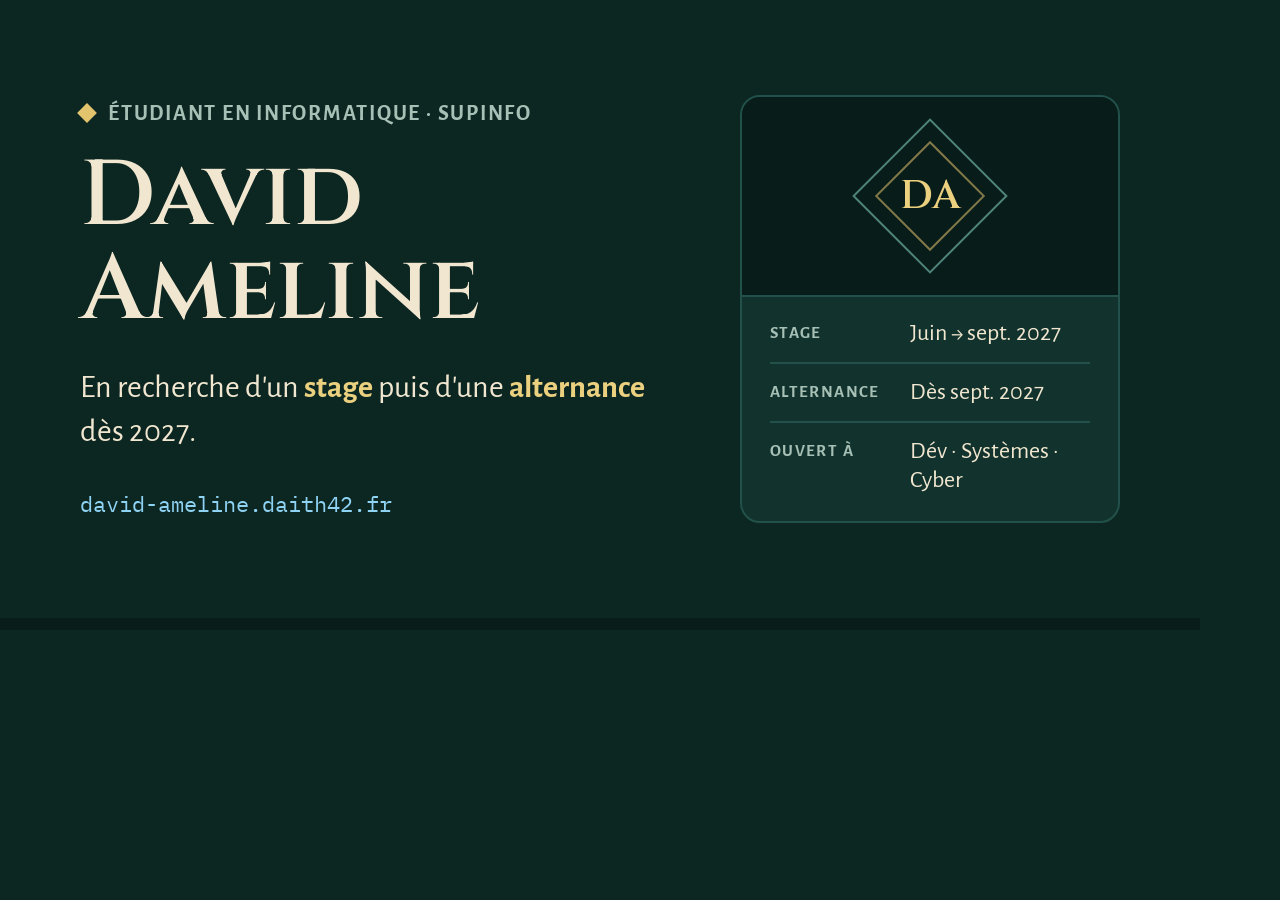
<file: tools/og-image.html>
<!doctype html>
<!-- Source de og-image.png (1200×630). Régénérer avec : python tools/build-og.py -->
<html lang="fr">
<head>
<meta charset="utf-8">
<link href="https://fonts.googleapis.com/css2?family=Alegreya+Sans:wght@400;500;700&family=Cinzel:wght@600&family=IBM+Plex+Mono:wght@400;500&display=block" rel="stylesheet">
<style>
  * { box-sizing: border-box; margin: 0; }
  html, body { width: 1200px; height: 630px; overflow: hidden; }
  body {
    background: #0c2622; color: #f1e7d0;
    font-family: "Alegreya Sans", sans-serif;
    display: grid; grid-template-columns: 1fr 380px; gap: 64px;
    align-items: center; padding: 0 80px;
    border-bottom: 12px solid #081c19;
  }
  .eyebrow { display: flex; align-items: center; gap: 14px; color: #a7c0b6;
    font-size: 22px; font-weight: 700; letter-spacing: 0.08em; text-transform: uppercase; }
  .lz { width: 14px; height: 14px; background: #e2c46f; transform: rotate(45deg); flex-shrink: 0; }
  h1 { font-family: "Cinzel", serif; font-weight: 600; font-size: 92px; line-height: 1.02; margin: 24px 0 28px; }
  p { font-size: 32px; line-height: 44px; max-width: 620px; }
  p b { color: #ead07f; font-weight: 700; }
  .url { margin-top: 36px; font-family: "IBM Plex Mono", monospace; font-size: 22px; color: #8fd3f4; }
  .card { background: #12332d; border: 2px solid #22504a; border-radius: 20px; overflow: hidden; }
  .mono { background: #081c19; border-bottom: 2px solid #22504a; height: 200px; display: grid; place-items: center; }
  .dia { position: relative; width: 150px; height: 150px; display: grid; place-items: center; }
  .dia::before, .dia::after { content: ""; position: absolute; transform: rotate(45deg); }
  .dia::before { inset: 20px; border: 2px solid #4e837a; }
  .dia::after { inset: 36px; border: 2px solid #e2c46f; opacity: .55; }
  .dia span { position: relative; font-family: "Cinzel", serif; font-weight: 600; font-size: 40px; color: #ead07f; }
  dl { padding: 8px 28px 12px; }
  .row { display: grid; grid-template-columns: 140px 1fr; padding: 14px 0; border-bottom: 2px solid #22504a; font-size: 24px; }
  .row:last-child { border-bottom: 0; }
  dt { color: #a7c0b6; font-size: 17px; font-weight: 700; letter-spacing: .08em; text-transform: uppercase; padding-top: 4px; }
</style>
</head>
<body>
  <div>
    <div class="eyebrow"><span class="lz"></span>Étudiant en informatique · SUPINFO</div>
    <h1>David<br>Ameline</h1>
    <p>En recherche d'un <b>stage</b> puis d'une <b>alternance</b> dès 2027.</p>
    <div class="url">david-ameline.daith42.fr</div>
  </div>
  <div class="card">
    <div class="mono"><div class="dia"><span>DA</span></div></div>
    <dl>
      <div class="row"><dt>Stage</dt><dd>Juin → sept. 2027</dd></div>
      <div class="row"><dt>Alternance</dt><dd>Dès sept. 2027</dd></div>
      <div class="row"><dt>Ouvert à</dt><dd>Dév · Systèmes · Cyber</dd></div>
    </dl>
  </div>
</body>
</html>
</file>
<file: styles.css>
/*
 * Portfolio David Ameline
 * Direction artistique reprise de Zelda Collection, thème « Forêt profonde » :
 * fonds sombres, bordures plutôt qu'ombres, l'or est rare, le losange est le seul ornement.
 */

:root {
  color-scheme: dark;
  --surface: #0c2622;
  --surface-raised: #12332d;
  --surface-sunken: #081c19;
  --line: #22504a;
  --line-strong: #4e837a;
  --ink: #f1e7d0;
  --ink-muted: #a7c0b6;
  --gold: #e2c46f;
  --gold-ink: #ead07f;
  --on-gold: #1f1705;
  --forest: #47c27e;
  --on-forest: #04150b;
  --ocarina: #8fd3f4;
  --danger: #ee8f6f;

  --font-display: "Cinzel", "Times New Roman", serif;
  --font-sans: "Alegreya Sans", "Segoe UI", system-ui, sans-serif;
  --font-mono: "IBM Plex Mono", ui-monospace, "SF Mono", Menlo, monospace;

  --radius-sm: 4px;
  --radius-md: 8px;
  --radius-lg: 14px;

  --gutter: 16px;
  --max: 1120px;
}

@media (min-width: 720px) {
  :root { --gutter: 32px; }
}

*,
*::before,
*::after { box-sizing: border-box; }

html { scroll-behavior: smooth; scroll-padding-top: 88px; }

body {
  margin: 0;
  background: var(--surface);
  color: var(--ink);
  font-family: var(--font-sans);
  font-size: 17px;
  line-height: 26px;
  -webkit-font-smoothing: antialiased;
}

img, svg { display: block; }

a { color: var(--ocarina); text-underline-offset: 3px; text-decoration-thickness: 1px; }
a:hover { text-decoration-thickness: 2px; }

:focus-visible { outline: 2px solid var(--ocarina); outline-offset: 2px; border-radius: var(--radius-sm); }

::selection { background: var(--gold); color: var(--on-gold); }

.skip {
  position: absolute; left: var(--gutter); top: -60px; z-index: 50;
  background: var(--gold); color: var(--on-gold); padding: 10px 16px;
  border-radius: var(--radius-md); font-weight: 700; text-decoration: none;
}
.skip:focus { top: 12px; }

/* ---------- Typographie ---------- */

.type-display, .type-title, .type-title-sm {
  font-family: var(--font-display);
  font-weight: 600;
  letter-spacing: 0.01em;
  text-wrap: balance;
  margin: 0;
}
.type-display { font-size: clamp(38px, 7vw, 64px); line-height: 1.05; }
.type-title { font-size: 28px; line-height: 34px; }
.type-title-sm { font-size: 22px; line-height: 28px; }
.type-heading { font-size: 19px; line-height: 26px; font-weight: 700; margin: 0; }
.type-label {
  font-size: 13px; line-height: 18px; font-weight: 700;
  letter-spacing: 0.08em; text-transform: uppercase;
}
.type-code { font-family: var(--font-mono); font-size: 13px; line-height: 20px; }
.type-figure {
  font-family: var(--font-mono); font-weight: 500;
  font-variant-numeric: tabular-nums;
}
.muted { color: var(--ink-muted); }
.gold { color: var(--gold-ink); }
p { margin: 0; max-width: 68ch; }

/* ---------- Ornements ---------- */

.lozenge {
  display: inline-block; flex-shrink: 0;
  width: 8px; height: 8px; transform: rotate(45deg);
  background: var(--gold);
}
.lozenge--lg { width: 10px; height: 10px; }
.lozenge--line { background: transparent; border: 1px solid var(--line-strong); }

.section-title {
  display: flex; align-items: center; gap: 14px;
}
.section-title::after {
  content: ""; flex: 1; height: 1px; background: var(--line);
}

.divider {
  display: flex; align-items: center; gap: 14px;
  max-width: var(--max); margin: 0 auto; padding: 0 var(--gutter);
}
.divider::before, .divider::after { content: ""; flex: 1; height: 1px; background: var(--line); }

/* ---------- Mise en page ---------- */

.wrap { max-width: var(--max); margin: 0 auto; padding: 0 var(--gutter); }
section { padding: 72px 0; }
@media (min-width: 720px) { section { padding: 96px 0; } }

.section-head { display: grid; gap: 12px; margin-bottom: 40px; }

/* ---------- En-tête ---------- */

.site-header {
  position: sticky; top: 0; z-index: 20;
  background: color-mix(in srgb, var(--surface) 92%, transparent);
  backdrop-filter: blur(8px);
  border-bottom: 1px solid var(--line);
}
.site-header .wrap {
  display: flex; align-items: center; justify-content: space-between;
  gap: 16px; height: 68px;
}
.wordmark {
  display: inline-flex; align-items: center; gap: 10px;
  font-family: var(--font-display); font-weight: 600;
  font-size: 17px; letter-spacing: 0.04em; color: var(--ink);
  text-decoration: none; white-space: nowrap;
}
@media (min-width: 720px) { .wordmark { font-size: 20px; } }
.wordmark:hover { text-decoration: none; }

.nav { display: none; gap: 4px; }
@media (min-width: 880px) { .nav { display: flex; } }
.nav a {
  color: var(--ink-muted); text-decoration: none;
  padding: 8px 12px; border-radius: var(--radius-md);
  font-weight: 500;
  transition: color 150ms, background-color 150ms;
}
.nav a:hover { color: var(--ink); background: var(--surface-raised); }
.nav a[aria-current="true"] { color: var(--gold-ink); }

/* ---------- Boutons ---------- */

.btn {
  display: inline-flex; align-items: center; justify-content: center; gap: 8px;
  min-height: 44px; padding: 10px 18px;
  border-radius: var(--radius-md); border: 1px solid transparent;
  font-family: var(--font-sans); font-size: 16px; font-weight: 700;
  text-decoration: none; cursor: pointer; white-space: nowrap;
  transition: background-color 150ms, border-color 150ms, color 150ms;
}
.btn:hover { text-decoration: none; }
.btn svg { width: 18px; height: 18px; }
.btn--primary { background: var(--gold); color: var(--on-gold); }
.btn--primary:hover { background: var(--gold-ink); }
.btn--secondary { border-color: var(--line-strong); color: var(--ink); background: transparent; }
.btn--secondary:hover { background: var(--surface-raised); border-color: var(--ink-muted); }
.btn--ghost { color: var(--ink-muted); padding: 10px 12px; }
.btn--ghost:hover { color: var(--ink); background: var(--surface-raised); }
.btn--sm { min-height: 40px; padding: 8px 14px; font-size: 15px; }

/* ---------- Badges ---------- */

.badge {
  display: inline-flex; align-items: center; gap: 6px;
  padding: 3px 8px; border-radius: var(--radius-sm);
  border: 1px solid var(--line-strong); color: var(--ink-muted);
  font-size: 12px; line-height: 18px; font-weight: 700;
  letter-spacing: 0.08em; text-transform: uppercase; white-space: nowrap;
}
.badge .lozenge { width: 6px; height: 6px; background: currentColor; }
.badge--gold { background: var(--gold); border-color: var(--gold); color: var(--on-gold); }
.badge--forest { border-color: var(--forest); color: var(--forest); }
.badge--ocarina { border-color: var(--ocarina); color: var(--ocarina); }

.tag {
  display: inline-flex; align-items: center;
  padding: 6px 10px; border-radius: var(--radius-sm);
  border: 1px solid var(--line); background: var(--surface-sunken);
  color: var(--ink); font-size: 15px; line-height: 20px; font-weight: 500;
}
.tags { display: flex; flex-wrap: wrap; gap: 8px; }

/* ---------- Cartes ---------- */

.card {
  background: var(--surface-raised);
  border: 1px solid var(--line);
  border-radius: var(--radius-lg);
  padding: 16px;
}
@media (min-width: 720px) { .card { padding: 24px; } }

/* ---------- Héros ---------- */

.hero { padding: 56px 0 72px; }
@media (min-width: 720px) { .hero { padding: 96px 0 104px; } }
.hero .wrap {
  display: grid; gap: 40px; align-items: center;
}
@media (min-width: 960px) {
  .hero .wrap { grid-template-columns: minmax(0, 1.25fr) minmax(0, 1fr); gap: 64px; }
}
.hero-text { display: grid; gap: 20px; }
.eyebrow { display: inline-flex; align-items: center; gap: 10px; color: var(--ink-muted); }
.hero-lead { font-size: 19px; line-height: 30px; color: var(--ink); }
.hero-lead strong { color: var(--gold-ink); font-weight: 700; }
.hero-actions { display: flex; flex-wrap: wrap; gap: 12px; margin-top: 8px; }

/* La fiche, comme la fiche d'un objet de collection */
.sheet { padding: 0; overflow: hidden; }
.sheet-head {
  display: flex; align-items: center; justify-content: space-between; gap: 12px;
  padding: 16px 20px; border-bottom: 1px solid var(--line);
}
.sheet-monogram {
  display: grid; place-items: center;
  background: var(--surface-sunken);
  border-bottom: 1px solid var(--line);
  padding: 28px 20px;
}
.monogram {
  position: relative; width: 132px; height: 132px;
  display: grid; place-items: center;
}
.monogram::before {
  content: ""; position: absolute; inset: 18px;
  border: 1px solid var(--line-strong); transform: rotate(45deg);
}
.monogram::after {
  content: ""; position: absolute; inset: 30px;
  border: 1px solid var(--gold); transform: rotate(45deg); opacity: 0.55;
}
.monogram span {
  position: relative; font-family: var(--font-display); font-weight: 600;
  font-size: 34px; letter-spacing: 0.04em; color: var(--gold-ink);
}
.sheet dl { margin: 0; padding: 4px 20px 8px; }
.sheet .row {
  display: grid; grid-template-columns: 120px 1fr; gap: 12px;
  padding: 12px 0; border-bottom: 1px solid var(--line);
}
.sheet .row:last-child { border-bottom: 0; }
.sheet dt { color: var(--ink-muted); padding-top: 2px; }
.sheet dd { margin: 0; }
.sheet dd .type-code { color: var(--ink-muted); display: block; }

/* ---------- Chiffres clés ---------- */

.stats {
  background: var(--surface-sunken);
  border-top: 1px solid var(--line); border-bottom: 1px solid var(--line);
  padding: 0;
}
.stats .wrap { display: grid; grid-template-columns: 1fr; }
@media (min-width: 720px) { .stats .wrap { grid-template-columns: repeat(3, 1fr); } }
.stat { padding: 28px 0; display: grid; gap: 4px; border-bottom: 1px solid var(--line); }
.stat:last-child { border-bottom: 0; }
@media (min-width: 720px) {
  .stat { padding: 32px 28px; border-bottom: 0; border-left: 1px solid var(--line); }
  .stat:first-child { border-left: 0; padding-left: 0; }
}
.stat-figure { font-size: 30px; line-height: 36px; color: var(--gold-ink); }

/* ---------- Projets ---------- */

.projects { display: grid; gap: 24px; }
@media (min-width: 720px) { .projects { grid-template-columns: repeat(2, 1fr); } }

.project { display: flex; flex-direction: column; padding: 0; overflow: hidden; transition: border-color 150ms; }
.project:hover { border-color: var(--line-strong); }
.project-showcase {
  aspect-ratio: 16 / 9; background: var(--surface-sunken);
  border-bottom: 1px solid var(--line);
  display: grid; place-items: center; padding: 20px; position: relative;
}
.project-main { display: flex; flex-direction: column; flex: 1; }
.project-body { display: grid; gap: 12px; padding: 20px; flex: 1; align-content: start; }
@media (min-width: 720px) { .project-body { padding: 24px; } }
.project-meta { display: flex; flex-wrap: wrap; gap: 8px; }
.project-foot {
  display: flex; align-items: center; justify-content: space-between; gap: 12px;
  padding: 14px 20px; border-top: 1px solid var(--line);
}
@media (min-width: 720px) { .project-foot { padding: 14px 24px; } }
.project-foot a { display: inline-flex; align-items: center; gap: 6px; font-weight: 700; }
.project-foot a svg { width: 16px; height: 16px; }

/* Le projet phare prend toute la largeur : vitrine à gauche, texte à droite. */
@media (min-width: 720px) {
  .project--featured { grid-column: 1 / -1; }
}
@media (min-width: 900px) {
  .project--featured { flex-direction: row; }
  .project--featured .project-showcase {
    flex: 1.15; aspect-ratio: auto; min-height: 320px;
    border-bottom: 0; border-right: 1px solid var(--line);
  }
  .project--featured .project-main { flex: 1; }
  .project--featured .project-body { padding: 32px; align-content: center; }
  .project--featured .project-foot { padding: 14px 32px; }
  .project--featured .wallet { max-width: 360px; }
  .project--featured .wallet-bars { height: 120px; }
}

/* Vitrine : suivi de dépenses */
.wallet {
  width: 100%; max-width: 260px; display: grid; gap: 12px;
  background: var(--surface); border: 1px solid var(--line-strong);
  border-radius: var(--radius-md); padding: 14px 16px;
}
.wallet-head { display: flex; justify-content: space-between; align-items: baseline; color: var(--ink-muted); }
.wallet-bars {
  height: 64px; display: flex; align-items: flex-end; gap: 8px;
  border-bottom: 1px solid var(--line);
}
.wallet-bars span { flex: 1; background: var(--line-strong); border-radius: 2px 2px 0 0; }
.wallet-bars span.is-current { background: var(--gold); }
.wallet-split { display: flex; gap: 3px; height: 8px; }
.wallet-split i { border-radius: 2px; }

/* Vitrine : correcteur */
.ortho {
  width: 100%; max-width: 280px;
  background: var(--surface); border: 1px solid var(--line-strong);
  border-radius: var(--radius-md); padding: 14px 16px;
  font-family: var(--font-mono); font-size: 14px; line-height: 24px;
}
.ortho del { color: var(--danger); text-decoration-thickness: 1px; }
.ortho ins { color: var(--forest); text-decoration: none; border-bottom: 1px solid var(--forest); }
.ortho .caret {
  display: inline-block; width: 2px; height: 16px; background: var(--ocarina);
  vertical-align: -3px; margin-left: 2px; animation: blink 1.1s steps(1) infinite;
}
@keyframes blink { 50% { opacity: 0; } }

/* Vitrine : maquette */
.mock {
  width: 100%; max-width: 260px; display: grid; gap: 8px;
  grid-template-columns: 1fr 1fr; grid-template-rows: 18px 56px 36px;
}
.mock > span { border: 1px solid var(--line-strong); border-radius: var(--radius-sm); background: var(--surface); }
.mock .m-bar { grid-column: 1 / -1; display: flex; align-items: center; gap: 6px; padding: 0 8px; }
.mock .m-bar i { width: 18px; height: 3px; background: var(--line-strong); }
.mock .m-bar i:first-child { width: 6px; height: 6px; background: var(--gold); transform: rotate(45deg); }
.mock .m-hero { grid-column: 1 / -1; display: grid; align-content: center; gap: 6px; padding: 0 12px; }
.mock .m-hero i { height: 6px; width: 70%; background: var(--ink); opacity: 0.85; }
.mock .m-hero i + i { width: 45%; background: var(--ink-muted); opacity: 0.6; }
.mock .m-card { position: relative; }
.mock .m-card:last-child { border-color: var(--ocarina); }
.mock .cursor {
  position: absolute; right: 14px; bottom: -8px; width: 0; height: 0;
  border-left: 7px solid var(--ink); border-top: 5px solid transparent; border-bottom: 5px solid transparent;
  transform: rotate(-60deg);
}

.more { margin-top: 32px; padding: 0; }
.more-head { padding: 16px 20px; border-bottom: 1px solid var(--line); display: flex; align-items: center; gap: 10px; }
@media (min-width: 720px) { .more-head { padding: 16px 24px; } }
.more ul { list-style: none; margin: 0; padding: 0; }
.more li {
  display: grid; grid-template-columns: 1fr; gap: 4px;
  padding: 14px 20px; border-bottom: 1px solid var(--line);
}
.more li:last-child { border-bottom: 0; }
@media (min-width: 720px) {
  .more li { grid-template-columns: 220px 1fr auto; gap: 20px; align-items: baseline; padding: 14px 24px; }
}
.more li a, .more li > strong { font-weight: 700; }
.more li > strong { color: var(--ink); }

/* ---------- Parcours ---------- */

.journey { display: grid; gap: 48px; }
@media (min-width: 960px) { .journey { grid-template-columns: minmax(0, 1.4fr) minmax(0, 1fr); gap: 56px; } }
.sub-title { display: flex; align-items: center; gap: 10px; margin-bottom: 20px; color: var(--ink-muted); }

.timeline { list-style: none; margin: 0; padding: 0; position: relative; }
.timeline::before {
  content: ""; position: absolute; left: 4px; top: 10px; bottom: 10px;
  width: 1px; background: var(--line);
}
.timeline > li { position: relative; padding-left: 32px; padding-bottom: 28px; }
.timeline > li:last-child { padding-bottom: 0; }
.timeline > li > .lozenge { position: absolute; left: 0; top: 9px; }
.timeline .when { color: var(--gold-ink); }
.timeline .where { color: var(--ink-muted); margin: 2px 0 8px; }
.timeline .entry { display: grid; gap: 0; }

.compact { list-style: none; margin: 0; padding: 0; }
.compact li {
  display: grid; gap: 2px; padding: 14px 0; border-bottom: 1px solid var(--line);
}
.compact li:first-child { padding-top: 0; }
.compact li:last-child { border-bottom: 0; padding-bottom: 0; }

.side-stack { display: grid; gap: 24px; align-content: start; }
.edu { display: grid; gap: 0; padding: 0; }
.edu-item { display: grid; gap: 6px; padding: 18px 20px; border-bottom: 1px solid var(--line); }
.edu-item:last-child { border-bottom: 0; }
@media (min-width: 720px) { .edu-item { padding: 20px 24px; } }
.edu-item .line { display: flex; justify-content: space-between; align-items: flex-start; gap: 12px; flex-wrap: wrap; }

/* ---------- Compétences ---------- */

.inventory { display: grid; gap: 24px; }
@media (min-width: 720px) { .inventory { grid-template-columns: repeat(2, 1fr); } }
@media (min-width: 1040px) { .inventory { grid-template-columns: repeat(3, 1fr); } }
.inventory .card { display: grid; gap: 16px; align-content: start; }
.inventory h3 { display: flex; align-items: center; gap: 10px; }

/* ---------- Au-delà du code ---------- */

.beyond { display: grid; gap: 24px; }
@media (min-width: 960px) { .beyond { grid-template-columns: minmax(0, 1fr) minmax(0, 1.2fr); gap: 32px; } }
.commit { display: grid; gap: 20px; align-content: start; }
.commit-item { display: grid; gap: 6px; }
.commit-item + .commit-item { padding-top: 20px; border-top: 1px solid var(--line); }

.interests { display: grid; gap: 12px; grid-template-columns: 1fr; }
@media (min-width: 560px) { .interests { grid-template-columns: repeat(2, 1fr); } }
.interest {
  display: grid; grid-template-columns: 40px 1fr; gap: 14px; align-items: center;
  background: var(--surface-raised); border: 1px solid var(--line);
  border-radius: var(--radius-lg); padding: 14px 16px;
}
.interest-icon {
  width: 40px; height: 40px; display: grid; place-items: center;
  background: var(--surface-sunken); border: 1px solid var(--line);
  border-radius: var(--radius-md); color: var(--forest);
}
.interest-icon svg { width: 20px; height: 20px; }
.interest strong { display: block; font-weight: 700; }
.interest span { color: var(--ink-muted); font-size: 15px; line-height: 22px; }

/* ---------- Contact ---------- */

.contact-card {
  display: grid; gap: 32px; padding: 24px;
}
@media (min-width: 880px) { .contact-card { grid-template-columns: minmax(0, 1.1fr) minmax(0, 1fr); padding: 40px; gap: 48px; align-items: center; } }
.contact-text { display: grid; gap: 16px; }
.contact-list { list-style: none; margin: 0; padding: 0; display: grid; gap: 0; }
.contact-list li { border-bottom: 1px solid var(--line); }
.contact-list li:last-child { border-bottom: 0; }
.contact-list a, .contact-list .static {
  display: grid; grid-template-columns: 40px 1fr auto; gap: 14px; align-items: center;
  padding: 12px 0; color: var(--ink); text-decoration: none;
  transition: color 150ms;
}
.contact-list a:hover { color: var(--ocarina); }
.contact-list button {
  display: grid; grid-template-columns: 40px 1fr auto; gap: 14px; align-items: center;
  width: 100%; padding: 12px 0; margin: 0;
  background: none; border: 0; font: inherit; color: var(--ink); text-align: left;
  cursor: pointer; transition: color 150ms;
}
.contact-list button:hover { color: var(--ocarina); }
.contact-list button .val { color: var(--ocarina); }
.contact-list .ico {
  width: 40px; height: 40px; display: grid; place-items: center;
  border: 1px solid var(--line); border-radius: var(--radius-md);
  background: var(--surface-sunken); color: var(--ink-muted);
}
.contact-list .ico svg, .contact-list .arrow { width: 18px; height: 18px; }
.contact-list .arrow { color: var(--ink-muted); }
.contact-list small { display: block; color: var(--ink-muted); font-size: 13px; line-height: 18px; letter-spacing: 0.08em; text-transform: uppercase; font-weight: 700; }
.contact-list .val { overflow-wrap: anywhere; }

/* ---------- Pied de page ---------- */

.site-footer {
  background: var(--surface-sunken); border-top: 1px solid var(--line);
  padding: 32px 0; color: var(--ink-muted); font-size: 15px; line-height: 22px;
}
.site-footer .wrap { display: flex; flex-wrap: wrap; gap: 12px 24px; justify-content: space-between; align-items: center; }

/* ---------- Mouvement ---------- */

@media (prefers-reduced-motion: reduce) {
  html { scroll-behavior: auto; }
  *, *::before, *::after {
    transition-duration: 0ms !important;
    animation-duration: 0ms !important;
    animation-iteration-count: 1 !important;
  }
}

/* ---------- Petits écrans ---------- */

/* Menu mobile : sous 880px, les liens passent derrière un bouton. */
.header-actions { display: flex; align-items: center; gap: 8px; }
.menu-btn {
  display: inline-flex; align-items: center; justify-content: center;
  width: 40px; height: 40px; padding: 0; border-radius: var(--radius-md);
  border: 1px solid var(--line-strong); background: transparent; color: var(--ink);
  cursor: pointer; transition: background-color 150ms;
}
.menu-btn:hover { background: var(--surface-raised); }
.menu-btn svg { width: 20px; height: 20px; }
@media (min-width: 880px) {
  .menu-btn, .nav .nav-contact { display: none; }
}
@media (max-width: 879px) {
  .nav.is-open {
    display: grid; gap: 4px;
    position: absolute; top: 68px; left: 0; right: 0;
    padding: 8px var(--gutter) 16px;
    background: var(--surface); border-bottom: 1px solid var(--line);
  }
  .nav.is-open a { padding: 12px; color: var(--ink); }
}
@media (max-width: 479px) {
  .header-cta { display: none; }
  /* Boutons du héros en pleine largeur, l'un sous l'autre */
  .hero-actions .btn { flex: 1 1 100%; }
  /* Fiche candidat : l'étiquette passe au-dessus de la valeur */
  .sheet .row { grid-template-columns: 1fr; gap: 2px; }
  .sheet dt { padding-top: 0; }
  /* Contact : plus de place pour les adresses longues */
  .contact-card { padding: 20px 16px; }
  .contact-list a, .contact-list .static, .contact-list button { gap: 12px; }
}

/* ---------- Vitrine : posture de sécurité d'asushome1 ---------- */

.posture {
  width: 100%; max-width: 400px;
  background: var(--surface); border: 1px solid var(--line-strong);
  border-radius: var(--radius-md); overflow: hidden;
  font-family: var(--font-mono); font-size: 13px; line-height: 20px;
}
.posture-head {
  display: flex; justify-content: space-between; gap: 12px;
  padding: 10px 14px; border-bottom: 1px solid var(--line);
  background: var(--surface-sunken); color: var(--ink-muted);
}
.posture-head span:first-child { color: var(--gold-ink); }
.posture ul { list-style: none; margin: 0; padding: 6px 0; }
.posture li {
  display: grid; grid-template-columns: 16px 1fr auto; gap: 10px; align-items: baseline;
  padding: 5px 14px;
}
.posture .ok { color: var(--forest); }
.posture li span:nth-child(2) { color: var(--ink-muted); }
.posture b { font-weight: 500; color: var(--ink); text-align: right; }
@media (max-width: 479px) {
  .posture li { grid-template-columns: 16px 1fr; }
  .posture b { grid-column: 2; text-align: left; }
}
.project-body p + p { margin-top: -4px; }

/* Compétences : développement et systèmes ont le même poids (deux colonnes chacun) */
@media (min-width: 1040px) {
  .inventory .card--wide { grid-column: span 2; }
}
.qualities { margin: 16px 0 0; }

/* Projets : trois cartes sous le projet phare sur grand écran */
@media (min-width: 960px) {
  .projects { grid-template-columns: repeat(3, 1fr); }
}
@media (min-width: 720px) and (max-width: 959px) {
  .projects > .project:not(.project--featured):last-child:nth-child(odd) { grid-column: 1 / -1; }
}

/* ---------- Passe design (17 nov.) ---------- */

/* Sections : sans séparateurs, un seul espace entre deux sections */
#contenu > section + section { padding-top: 0; }
@media (min-width: 720px) { section { padding: 88px 0; } }

/* Parcours : bandeau des travaux agricoles sous les deux colonnes */
.side-jobs { margin-top: 56px; }
@media (min-width: 720px) { .side-jobs { margin-top: 72px; } }
.side-jobs .sub-title { margin: 0 0 16px; }
.side-jobs ul { list-style: none; margin: 0; padding: 0; display: grid; gap: 16px; }
.side-jobs li { display: grid; gap: 2px; align-content: start; }
.side-jobs li + li { padding-top: 16px; border-top: 1px solid var(--line); }
@media (min-width: 720px) {
  .side-jobs ul { grid-template-columns: repeat(3, 1fr); gap: 24px; }
  .side-jobs li + li { padding-top: 0; border-top: 0; padding-left: 24px; border-left: 1px solid var(--line); }
}

/* Centres d'intérêt : une liste compacte dans une seule carte */
.hobbies {
  list-style: none; margin: 0; padding: 0;
  display: grid; grid-template-columns: repeat(auto-fill, minmax(220px, 1fr)); gap: 14px 24px;
}
.hobbies li { display: grid; grid-template-columns: 20px 1fr; gap: 12px; align-items: start; }
.hobbies svg { width: 20px; height: 20px; color: var(--forest); margin-top: 3px; }
.hobbies strong { font-weight: 700; }

/* Cibles tactiles : les liens texte gagnent de la hauteur sans décaler la mise en page */
.more li a, .project-foot a { padding-block: 8px; margin-block: -8px; }

/* Vitrine : logo Corafolio (couleurs d'origine du site de Coraline Chapeau) */
.cora { display: grid; justify-items: center; gap: 16px; }
.cora-logo { width: 72px; height: auto; }
.cora .type-code { color: var(--ink-muted); }

/* ---------- Pop-up de détails d'un projet ---------- */

.link-btn {
  display: inline-flex; align-items: center; gap: 6px;
  padding: 8px 0; margin: -8px 0;
  background: none; border: 0; cursor: pointer;
  font: inherit; font-weight: 700; color: var(--ocarina);
  text-decoration: underline; text-underline-offset: 3px; text-decoration-thickness: 1px;
}
.link-btn:hover { text-decoration-thickness: 2px; }
.link-btn svg { width: 16px; height: 16px; }

.details {
  width: min(680px, calc(100vw - 32px)); max-height: min(86vh, 860px);
  padding: 0; border: 1px solid var(--line-strong); border-radius: var(--radius-lg);
  background: var(--surface-raised); color: var(--ink);
  overflow: hidden; flex-direction: column;
}
.details[open] { display: flex; animation: details-in 160ms ease-out; }
.details::backdrop { background: rgba(4, 14, 12, 0.72); }
@keyframes details-in { from { opacity: 0; transform: translateY(8px); } to { opacity: 1; transform: none; } }
html:has(.details[open]) { overflow: hidden; }

.details-head {
  display: flex; justify-content: space-between; align-items: flex-start; gap: 16px;
  padding: 20px 24px 16px; border-bottom: 1px solid var(--line);
}
.details-head .type-title { margin-top: 4px; }
.details-close {
  flex-shrink: 0; width: 40px; height: 40px; display: grid; place-items: center;
  border: 1px solid var(--line-strong); border-radius: var(--radius-md);
  background: transparent; color: var(--ink); cursor: pointer; transition: background-color 150ms;
}
.details-close:hover { background: var(--surface); }
.details-close svg { width: 18px; height: 18px; }

.details-body { padding: 20px 24px 8px; overflow-y: auto; display: grid; gap: 16px; align-content: start; }
.details-lead { font-size: 18px; line-height: 28px; }
.details-body h3 { margin: 8px 0 0; }
.details-list { margin: 0; padding: 0; list-style: none; display: grid; gap: 10px; }
.details-list li { position: relative; padding-left: 20px; color: var(--ink-muted); }
.details-list li::before {
  content: ""; position: absolute; left: 2px; top: 10px; width: 6px; height: 6px;
  background: var(--gold); transform: rotate(45deg);
}
.details-list strong { color: var(--ink); font-weight: 700; }
.details-stack { margin: 0 0 12px; display: grid; gap: 0; }
.details-stack > div { display: grid; gap: 2px; padding: 12px 0; border-top: 1px solid var(--line); }
@media (min-width: 560px) { .details-stack > div { grid-template-columns: 110px 1fr; gap: 16px; } }
.details-stack dt { font-weight: 700; color: var(--gold-ink); }
.details-stack dd { margin: 0; color: var(--ink-muted); }

.details-foot {
  display: flex; justify-content: space-between; align-items: center; gap: 12px;
  padding: 14px 24px; border-top: 1px solid var(--line); background: var(--surface-sunken);
}
@media (max-width: 479px) {
  .details-head, .details-body, .details-foot { padding-left: 16px; padding-right: 16px; }
}
@media (prefers-reduced-motion: reduce) { .details[open] { animation: none; } }

/* ---------- Zelda Collection : 2e projet phare, vitrine à droite ---------- */

@media (min-width: 900px) {
  .project--reverse { flex-direction: row-reverse; }
  .project--reverse .project-showcase { border-right: 0; border-left: 1px solid var(--line); }
}

/* Miniature : une fiche d'objet de collection, dans la charte du projet */
.zc {
  width: 100%; max-width: 360px;
  background: var(--surface); border: 1px solid var(--line-strong);
  border-radius: var(--radius-md); overflow: hidden;
}
.zc-head {
  display: flex; justify-content: space-between; align-items: center; gap: 12px;
  padding: 10px 14px; border-bottom: 1px solid var(--line);
  background: var(--surface-sunken); color: var(--ink-muted);
}
.zc-brand {
  display: inline-flex; align-items: center; gap: 8px;
  font-family: var(--font-display); font-weight: 600; font-size: 14px; letter-spacing: 0.04em; color: var(--ink);
}
.zc-brand .lozenge { width: 6px; height: 6px; }
.zc-item { display: grid; grid-template-columns: 76px 1fr; gap: 14px; padding: 14px; }
.zc-thumb {
  aspect-ratio: 4 / 5; display: grid; place-items: center;
  background: var(--surface-sunken); border: 1px solid var(--line); border-radius: var(--radius-sm);
}
.zc-thumb .lozenge { width: 14px; height: 14px; opacity: 0.6; }
.zc-info { display: grid; gap: 2px; align-content: start; min-width: 0; }
.zc-info .type-code { color: var(--ink-muted); font-size: 12px; line-height: 18px; }
.zc-info strong { font-size: 15px; line-height: 22px; font-weight: 700; }
.zc-badges { display: flex; flex-wrap: wrap; gap: 6px; margin-top: 8px; }
.zc-badges .badge { font-size: 11px; line-height: 16px; padding: 2px 6px; }
.zc-foot {
  display: flex; justify-content: space-between; padding: 10px 14px;
  border-top: 1px solid var(--line); color: var(--ink-muted); font-size: 14px;
}
.zc-foot .type-figure { color: var(--gold-ink); font-size: 14px; }
.details-foot a { display: inline-flex; align-items: center; gap: 6px; font-weight: 700; }
.details-foot a svg { width: 16px; height: 16px; }
.more li .link-btn { margin-left: 4px; }

/* Bouton qui ouvre une pop-up : encadré, pour ne pas ressembler aux liens qui sortent du site */
.details-btn {
  display: inline-flex; align-items: center; gap: 6px;
  min-height: 32px; padding: 4px 10px;
  border: 1px solid var(--line-strong); border-radius: var(--radius-sm);
  background: transparent; color: var(--ink); cursor: pointer;
  font: inherit; font-size: 15px; line-height: 20px; font-weight: 600;
  transition: background-color 150ms, border-color 150ms;
}
.details-btn:hover { background: var(--surface); border-color: var(--ink-muted); }
.details-btn svg { width: 14px; height: 14px; color: var(--gold); }
.more li .details-btn { margin-left: 6px; vertical-align: middle; }

/* Barres de défilement dans la charte (page et pop-ups) */
html { scrollbar-color: var(--line-strong) var(--surface-sunken); }
.details-body { scrollbar-width: thin; scrollbar-color: var(--line-strong) transparent; }
::-webkit-scrollbar { width: 12px; height: 12px; }
::-webkit-scrollbar-track { background: var(--surface-sunken); }
::-webkit-scrollbar-thumb {
  background: var(--line-strong); border-radius: 8px;
  border: 3px solid var(--surface-sunken);
}
::-webkit-scrollbar-thumb:hover { background: var(--ink-muted); }
.details-body::-webkit-scrollbar { width: 10px; }
.details-body::-webkit-scrollbar-track { background: transparent; }
.details-body::-webkit-scrollbar-thumb { border-color: var(--surface-raised); }

/* ---------- Section CV ---------- */

.cv-card { display: grid; gap: 24px; align-items: center; }
@media (min-width: 720px) { .cv-card { grid-template-columns: 240px 1fr; gap: 40px; padding: 32px; } }
.cv-thumb {
  position: relative; display: block; width: 100%; max-width: 240px; margin: 0 auto;
  aspect-ratio: 4 / 5; overflow: hidden; padding: 0; cursor: zoom-in;
  border: 1px solid var(--line-strong); border-radius: var(--radius-md); background: #fff;
  transition: border-color 150ms;
}
.cv-thumb img { width: 100%; height: auto; display: block; }
.cv-thumb:hover { border-color: var(--gold); }
.cv-thumb-hint {
  position: absolute; left: 8px; bottom: 8px;
  display: inline-flex; align-items: center; gap: 6px; padding: 4px 10px;
  border-radius: var(--radius-sm); background: var(--surface-sunken); color: var(--ink);
  font-size: 14px; line-height: 20px; font-weight: 600; border: 1px solid var(--line-strong);
}
.cv-thumb-hint svg { width: 14px; height: 14px; color: var(--gold); }
.cv-text { display: grid; gap: 12px; justify-items: start; }
.cv-actions { display: flex; flex-wrap: wrap; gap: 12px; margin-top: 4px; }
@media (max-width: 479px) { .cv-actions .btn { flex: 1 1 100%; } }

/* Pop-up d'aperçu : plus large, l'image du CV sur fond clair */
.details--cv { width: min(860px, calc(100vw - 32px)); }
.cv-preview-body { padding: 16px; background: var(--surface-sunken); }
.cv-preview-body img { width: 100%; height: auto; display: block; border-radius: var(--radius-sm); background: #fff; }
.details-foot .btn svg { width: 16px; height: 16px; }

/* Sélecteur de langue (FR / EN) dans l'en-tête */
.lang-switch {
  display: inline-flex; align-items: center; justify-content: center;
  min-width: 40px; height: 36px; padding: 0 10px;
  border: 1px solid var(--line); border-radius: var(--radius-md);
  color: var(--ink-muted); text-decoration: none;
  font-family: var(--font-mono); font-size: 13px; letter-spacing: 0.06em;
  transition: color 150ms, border-color 150ms;
}
.lang-switch:hover { color: var(--ink); border-color: var(--line-strong); text-decoration: none; }

/* ---------- Projets sur mobile : cartes en accordéon ---------- */

.project-toggle { display: none; }
@media (max-width: 719px) {
  .js .project-toggle {
    display: inline-flex; align-items: center; gap: 8px; justify-self: start;
    min-height: 40px; padding: 8px 14px;
    border: 1px solid var(--line-strong); border-radius: var(--radius-md);
    background: transparent; color: var(--ink); cursor: pointer;
    font: inherit; font-size: 15px; line-height: 20px; font-weight: 600;
    transition: background-color 150ms, border-color 150ms;
  }
  .js .project-toggle:hover { background: var(--surface); }
  .js .project-toggle svg { width: 16px; height: 16px; color: var(--gold); transition: transform 150ms; }
  .js .project.is-open .project-toggle svg { transform: rotate(180deg); }

  /* fermée : badges + titre + bouton */
  .js .project:not(.is-open) .project-showcase,
  .js .project:not(.is-open) .project-body > p,
  .js .project:not(.is-open) .project-foot { display: none; }

  /* ouverte : le texte, puis l'illustration, puis les liens (le contenu s'ouvre sous le bouton) */
  .js .project .project-main { display: contents; }
  .js .project .project-body { order: 1; }
  .js .project .project-showcase { order: 2; border-bottom: 0; border-top: 1px solid var(--line); }
  .js .project .project-foot { order: 3; }
}
@media (prefers-reduced-motion: reduce) { .project-toggle svg { transition: none; } }

/* Pop-ups : paragraphe courant et pied avec plusieurs liens */
.details-text { color: var(--ink-muted); }
.details-text strong { color: var(--ink); font-weight: 700; }
.details-links { display: inline-flex; flex-wrap: wrap; gap: 8px 20px; }

/* Centres d'intérêt : titre dans la carte, comme Engagements */
.interests-card { display: grid; gap: 20px; align-content: start; }
.interests-card h3, .commit h3 { margin: 0; }

/* Pictogrammes devant les compétences (monochromes, couleur du texte) */
.tag { gap: 8px; }
.tag-ico { width: 16px; height: 16px; flex-shrink: 0; color: var(--ink-muted); }
.tag { transition: color 150ms, border-color 150ms; }
.tag-ico { transition: color 150ms; }
.tag:hover { color: var(--gold-ink); border-color: var(--line-strong); }
.tag:hover .tag-ico { color: var(--gold); }

/* Compétences sur grand écran : grille en 6 parts.
   1re rangée : Développement web (4/6) + Programmation (2/6) ; 2e rangée : deux moitiés égales. */
@media (min-width: 1040px) {
  .inventory { grid-template-columns: repeat(6, 1fr); }
  .inventory > .card { grid-column: span 2; }
  .inventory > .card--wide { grid-column: span 4; }
  .inventory > .card--half { grid-column: span 3; }
}
</file>
